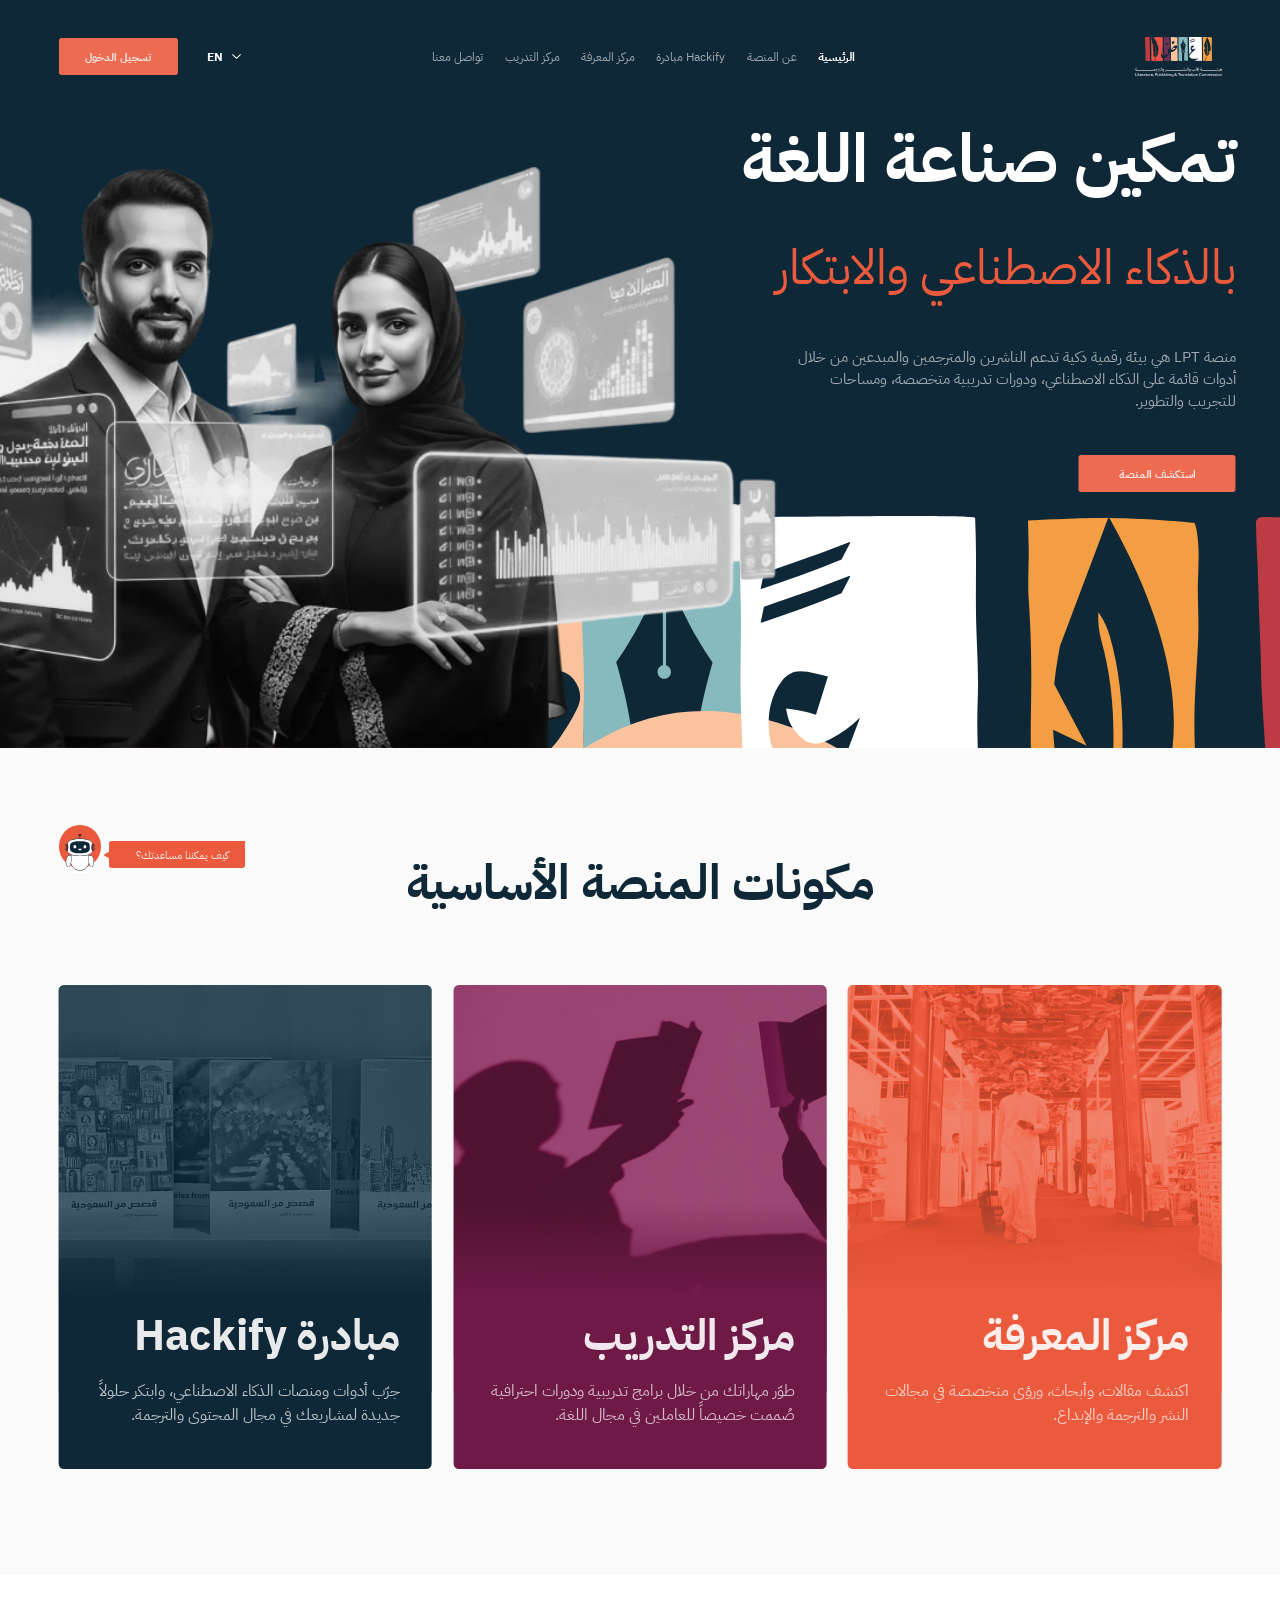
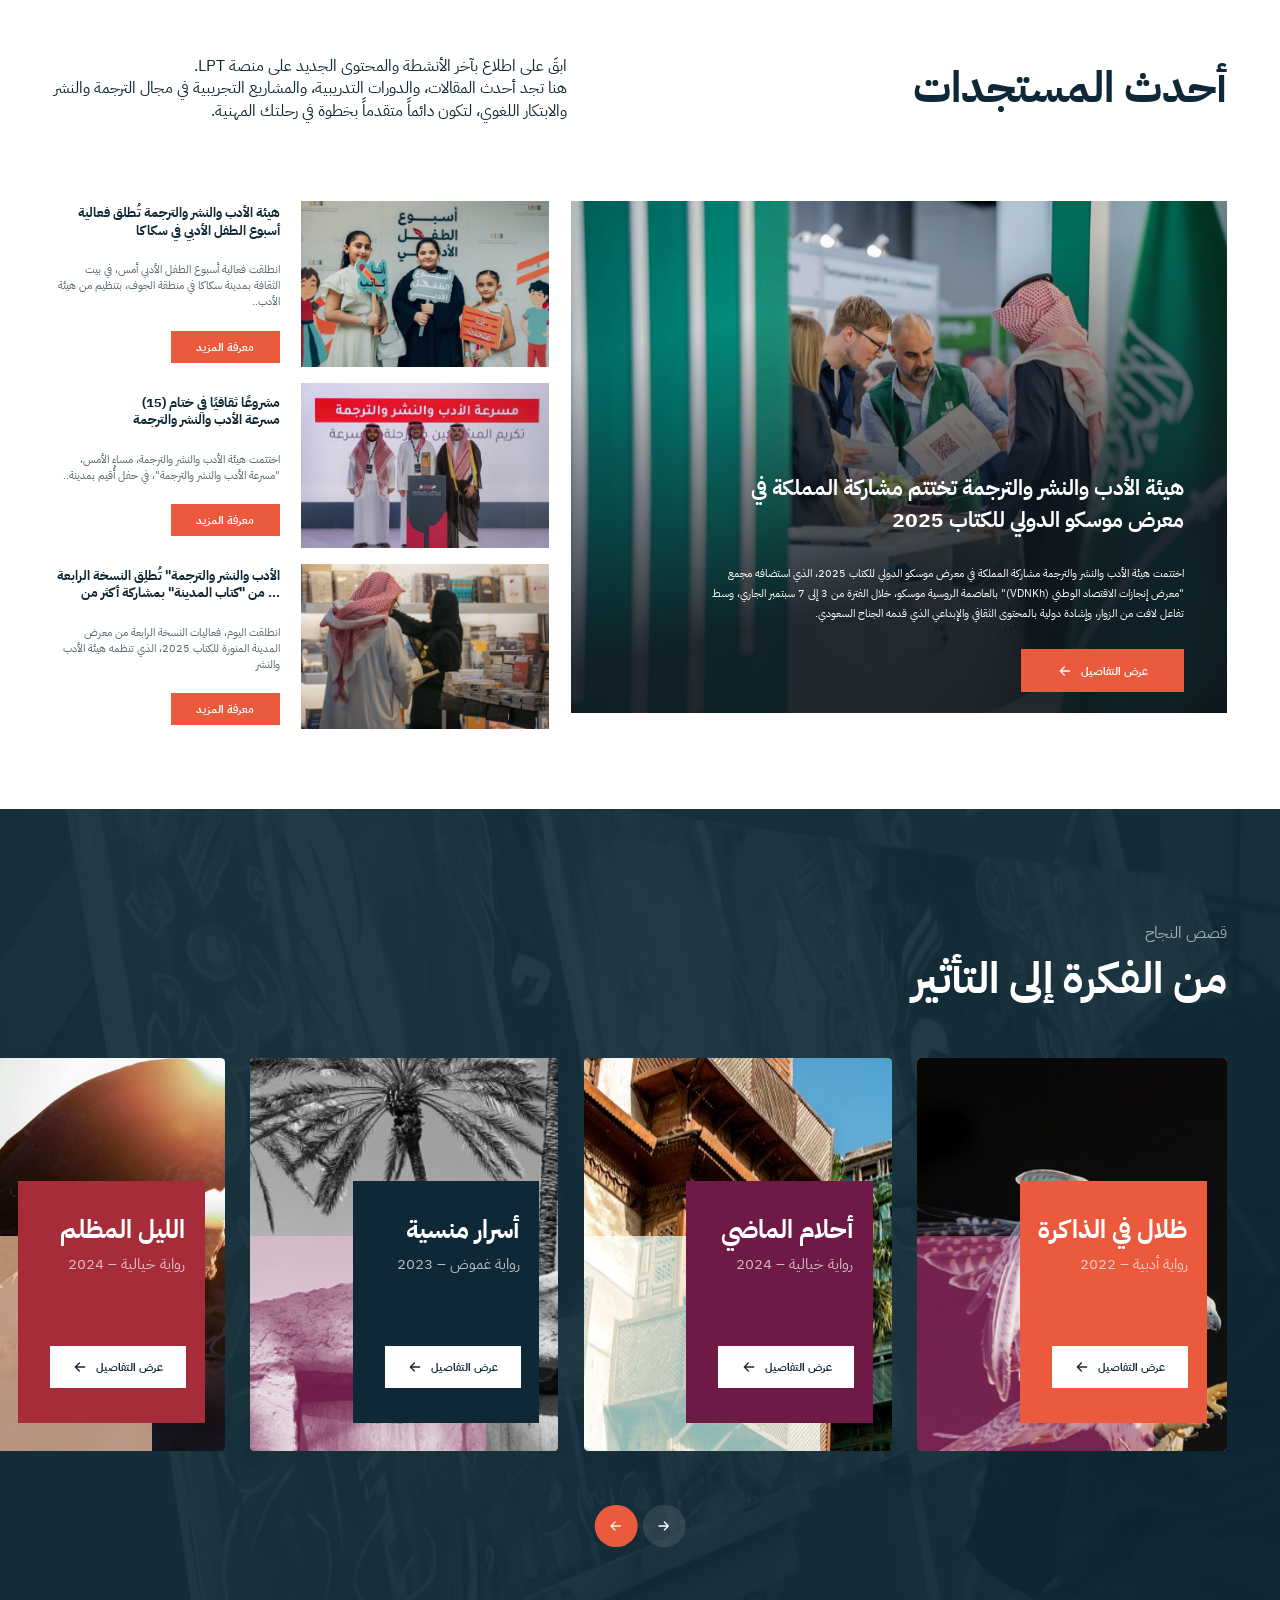
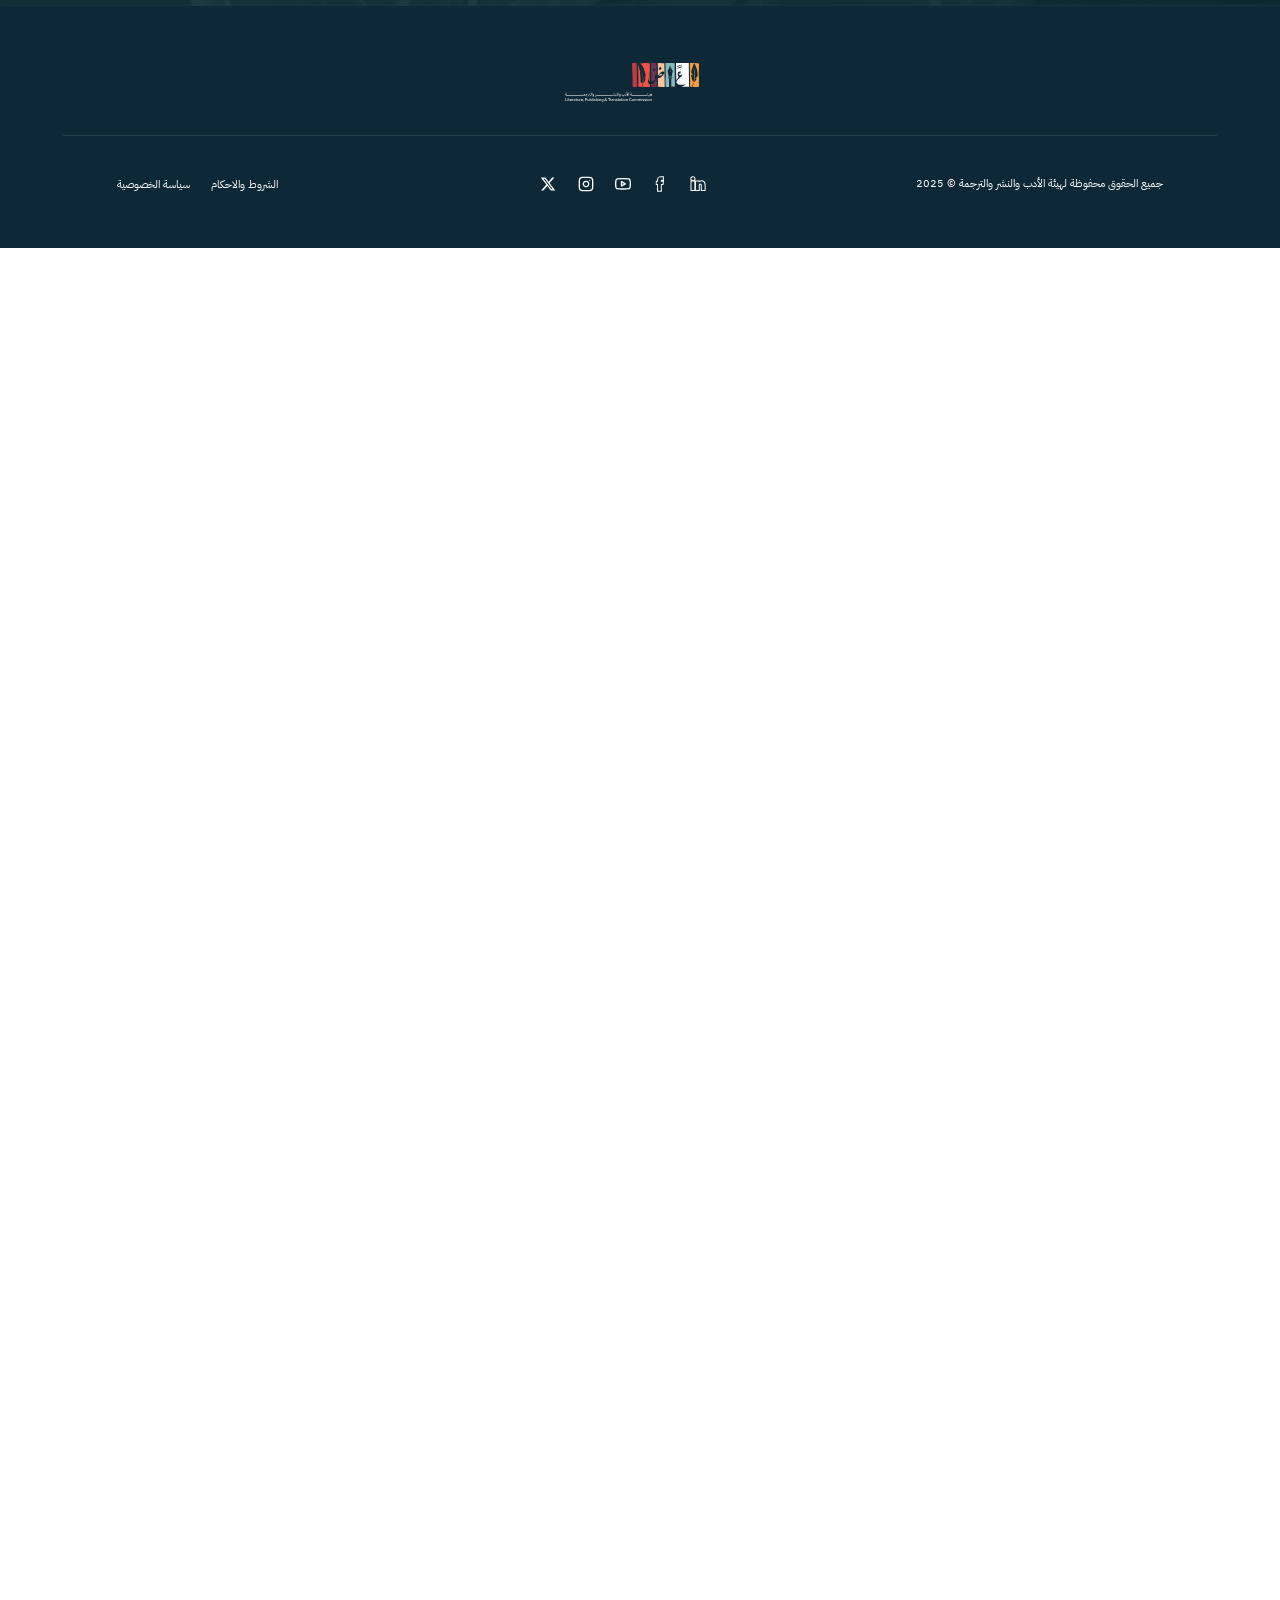
<file: index.html>
<!DOCTYPE html>
<html lang="ar" dir="ltr">
<head>
<meta charset="UTF-8">
<title>منصة LPT — نموذج أولي تفاعلي</title>
<meta name="viewport" content="width=device-width, initial-scale=1">
<link rel="icon" href="assets/94823.svg">
<meta http-equiv="refresh" content="0; url=home.html">
<style>
  body { margin:0; font-family: "IBM Plex Sans Arabic", system-ui, sans-serif; background:#0F2837; color:#E9EEEC;
         display:flex; align-items:center; justify-content:center; height:100vh; }
  a { color:#ED6B50; }
</style>
</head>
<body>
  <p>جارٍ فتح النموذج الأولي… <a href="home.html">اضغط هنا</a></p>
</body>
</html>
</file>
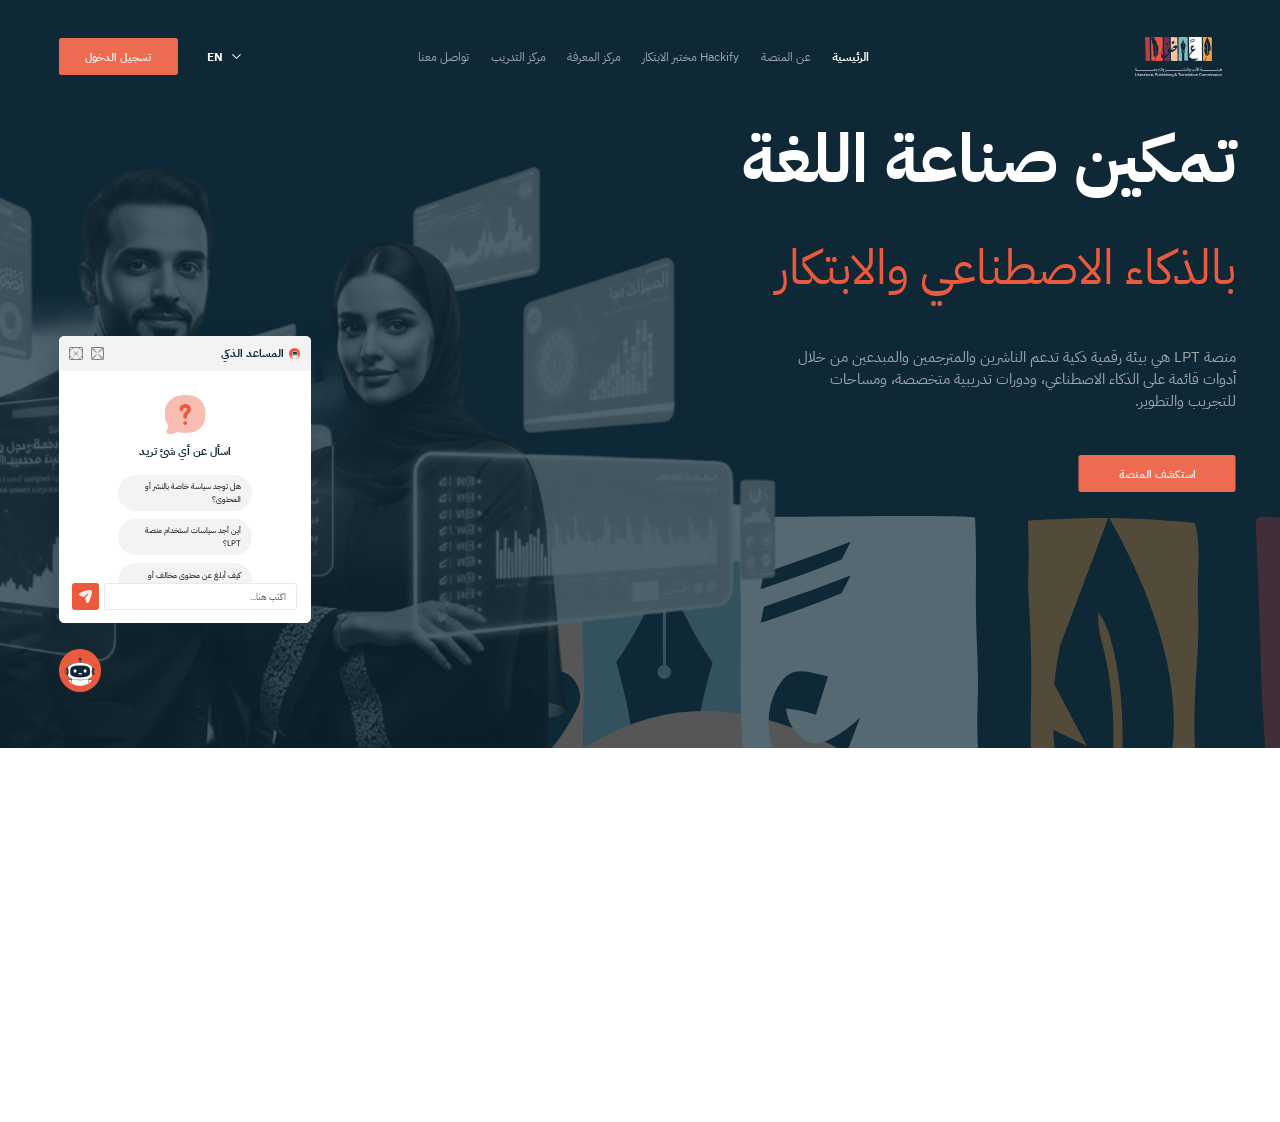
<file: chatbot.html>
<!DOCTYPE html>
<html lang="ar" dir="ltr">
<head>
<meta charset="UTF-8">
<link rel="icon" href="assets/94823.svg">
<title>المساعد الذكي — طاقم LPT</title>
<link rel="preconnect" href="https://fonts.googleapis.com">
<link rel="preconnect" href="https://fonts.gstatic.com" crossorigin>
<link href="https://fonts.googleapis.com/css2?family=IBM+Plex+Sans+Arabic:wght@400;700&display=swap" rel="stylesheet">
<link rel="stylesheet" href="tokens.css">
<link rel="stylesheet" href="shared.css">
<link rel="stylesheet" href="home.css">
<link rel="stylesheet" href="chatbot.css">
</head>
<body>

<div class="cb-page">

  <main id="main">
  <!-- ===== Home hero as the dimmed background (18:2133) ===== -->
  <section class="hero">
    <div class="strip strip--a" id="stripA" aria-hidden="true"></div>
    <div class="strip strip--b" id="stripB" aria-hidden="true"></div>
    <div class="hero__art"><img src="assets/bb323.png" alt=""></div>

    <header class="nav">
      <div class="nav__left">
        <button class="btn-primary" id="loginBtn">تسجيل الدخول</button>
        <div class="nav__lang">EN <span class="caret"><img src="assets/731ff.svg" alt=""></span></div>
      </div>
      <nav class="nav__links">
        <a href="#" data-toast="قريباً: صفحة تواصل معنا">تواصل معنا</a>
        <a href="training.html">مركز التدريب</a>
        <a href="knowledge.html">مركز المعرفة</a>
        <a href="hackify-portal.html">مختبر الابتكار Hackify</a>
        <a href="#" data-toast="قريباً: عن المنصة">عن المنصة</a>
        <a href="home.html" class="is-active">الرئيسية</a>
      </nav>
      <div class="nav__logo">
        <img src="assets/94823.svg" alt="LPT" style="position:absolute;left:153px;top:0;width:101px;height:36px">
        <img src="assets/06218.svg" alt="هيئة الأدب والنشر والترجمة" style="position:absolute;left:138px;top:44px;width:131px;height:15.425px">
      </div>
    </header>

    <div class="hero__copy">
      <div class="hero__headline">
        <h2 class="hero__h1">تمكين صناعة اللغة</h2>
        <p class="hero__h2">بالذكاء الاصطناعي والابتكار</p>
      </div>
      <p class="hero__p">منصة LPT هي بيئة رقمية ذكية تدعم الناشرين والمترجمين والمبدعين من خلال أدوات قائمة على الذكاء الاصطناعي، ودورات تدريبية متخصصة، ومساحات للتجريب والتطوير.</p>
      <button class="btn-primary btn-primary--fill" data-goto="home.html">استكشف المنصة</button>
    </div>
  </section>

  </main>

  <!-- 18:2407 dim overlay -->
  <div class="cb-overlay"></div>

  <!-- ===== 18:2441 Chat panel ===== -->
  <section class="cb-panel" id="cbPanel" data-chat-panel role="dialog" aria-modal="false" aria-labelledby="cbTitle">
    <div class="cb-panel__deco"><img src="assets/fc762.svg" alt=""></div>

    <!-- 18:2456 header -->
    <div class="cb-head">
      <div class="cb-head__tools">
        <button type="button" class="cb-head__tool" id="cbClose" aria-label="إغلاق"><img src="assets/14ab1.svg" alt=""></button>
        <button type="button" class="cb-head__tool" data-chat-expand aria-label="توسيع" aria-expanded="false"><img src="assets/cae68.svg" alt=""></button>
      </div>
      <div class="cb-head__title">
        <h1 class="cb-head__t" id="cbTitle">المساعد الذكي</h1>
        <span class="cb-head__av"><img src="assets/b49fa.svg" alt=""></span>
      </div>
    </div>

    <!-- 18:2495 empty state -->
    <div class="cb-intro" id="cbIntro">
      <span class="cb-intro__ico"><img src="assets/ca891.svg" alt=""></span>
      <p class="cb-intro__t">اسأل عن أي شئ تريد</p>
    </div>

    <!-- 18:2498 quick questions -->
    <div class="cb-questions" id="cbQuestions">
      <button class="cb-question" data-q="هل توجد سياسة خاصة بالنشر أو المحتوى؟">هل توجد سياسة خاصة بالنشر أو المحتوى؟</button>
      <button class="cb-question" data-q="أين أجد سياسات استخدام منصة LPT؟">أين أجد سياسات استخدام منصة LPT؟</button>
      <button class="cb-question" data-q="كيف أبلغ عن محتوى مخالف أو ترجمة غير دقيقة؟">كيف أبلغ عن محتوى مخالف أو ترجمة غير دقيقة؟</button>
    </div>

    <!-- 18:2876 conversation (filled by chatbot.js) -->
    <div class="cb-thread" id="cbThread" role="log" aria-live="polite" aria-relevant="additions" aria-atomic="false"></div>

    <!-- 18:2505 input row -->
    <div class="cb-input-row">
      <button class="cb-send" id="cbSend" aria-label="إرسال"><img src="assets/3f82b.svg" alt=""></button>
      <label class="sr-only" for="cbInput">اكتب رسالتك للمساعد الذكي</label>
      <input class="cb-input" id="cbInput" type="text" placeholder="اكتب هنا...">
    </div>
  </section>

  <!-- 18:2409 FAB -->
  <button class="cb-fab" id="cbFab" data-chat-fab aria-label="المساعد الذكي"><img src="assets/cacf3.svg" alt=""></button>
</div>

<!-- login overlay (shared) -->
<div class="overlay" id="loginOverlay" role="dialog" aria-modal="true" aria-labelledby="loginTitle">
  <div class="credentials">
    <div class="credentials__head">
      <button type="button" class="close" data-close="loginOverlay" aria-label="إغلاق">✕</button>
      <div class="credentials__logo"><img src="assets/94823.svg" alt="LPT"></div>
      <div class="credentials__title" id="loginTitle">تسجيل الدخول</div>
      <p class="credentials__sub">ادخل إلى حسابك للوصول إلى محتوى المنصة ودورات التدريب ومختبر الابتكار.</p>
    </div>
    <div class="credentials__body">
      <div class="credentials__tabs">
        <button type="button" class="is-active" data-role="user">مستخدم نهائي</button>
        <button type="button" data-role="admin">إدارة المنصة</button>
      </div>
      <div class="credentials__field">
        <label for="loginEmail">البريد الإلكتروني</label>
        <span class="cf-ico" aria-hidden="true"><svg width="20" height="20" viewBox="0 0 20 20" fill="none" stroke="currentColor" stroke-width="1.5" stroke-linecap="round" stroke-linejoin="round"><rect x="2.5" y="4.5" width="15" height="11" rx="2"/><path d="m3 6.5 7 4.5 7-4.5"/></svg></span>
        <input type="email" id="loginEmail" placeholder="name@lpt.sa" autocomplete="email">
      </div>
      <div class="credentials__field">
        <label for="loginPass">كلمة المرور</label>
        <span class="cf-ico" aria-hidden="true"><svg width="20" height="20" viewBox="0 0 20 20" fill="none" stroke="currentColor" stroke-width="1.5" stroke-linecap="round" stroke-linejoin="round"><rect x="4" y="8.5" width="12" height="8.5" rx="2"/><path d="M7 8.5V6a3 3 0 0 1 6 0v2.5"/></svg></span>
        <input type="password" id="loginPass" placeholder="••••••••" autocomplete="current-password">
        <button type="button" class="cf-eye" id="loginEye" aria-label="إظهار كلمة المرور" aria-pressed="false"><svg width="20" height="20" viewBox="0 0 20 20" fill="none" stroke="currentColor" stroke-width="1.5" stroke-linecap="round" stroke-linejoin="round"><path d="M2 10s3.4-5.5 8-5.5S18 10 18 10s-3.4 5.5-8 5.5S2 10 2 10Z"/><circle cx="10" cy="10" r="2.4"/></svg></button>
      </div>
      <div class="credentials__row">
        <label class="credentials__check"><input type="checkbox" id="loginRemember"> تذكرني</label>
        <button type="button" class="credentials__link" data-toast="سيتم إرسال رابط استعادة كلمة المرور إلى بريدك">نسيت كلمة المرور؟</button>
      </div>
      <p class="credentials__error" id="loginError" role="alert"></p>
      <button class="credentials__submit" id="loginSubmit">دخول</button>
      <p class="credentials__hint">نموذج تفاعلي — أي بيانات مقبولة لتجربة المسار.</p>
    </div>
  </div>
</div>
<div class="toast" id="toast" role="status" aria-live="polite" aria-atomic="true"></div>

<script src="flow.js"></script>
<script>
/* Decorative arabic-letter strips (same as the home hero) */
const V = [
  ["3b7a0.svg","0.15% 92.44% 0.02% 0"],
  ["6e940.svg","0.72% 84.35% 0.35% 9%"],
  ["0a7a6.svg","0.03% 35.86% 0 50.06%"],
  ["de9aa.svg","64.23% 62.86% 0.02% 28.52%"],
  ["9dbb1.svg","0.17% 51.2% 0.02% 38.47%"],
  ["b5164.svg","15.74% 57.88% 69.85% 39.7%"],
  ["f2f99.svg","44.31% 54.7% 46.42% 39.34%"],
  ["e9f03.svg","57.32% 73.27% 23.42% 24.97%"],
  ["355db.svg","0.15% 73.3% 0 12.26%"],
  ["96ed0.svg","0 14.8% 0.55% 65.73%"],
  ["63eb1.svg","93.66% 30.89% 0.65% 65.93%"],
  ["55a31.svg","0.15% 63.09% 23.02% 28.32%"],
  ["d4a55.svg","0.48% 0 0 86.27%"]
];
for (const id of ["stripA","stripB"]) {
  const el = document.getElementById(id);
  el.innerHTML = V.map(([f, inset]) =>
    `<img src="assets/${f}" alt="" style="position:absolute;inset:${inset};width:100%;height:100%;object-fit:contain">`).join("");
}
</script>
<script src="chat.js"></script>
</body>
</html>
</file>
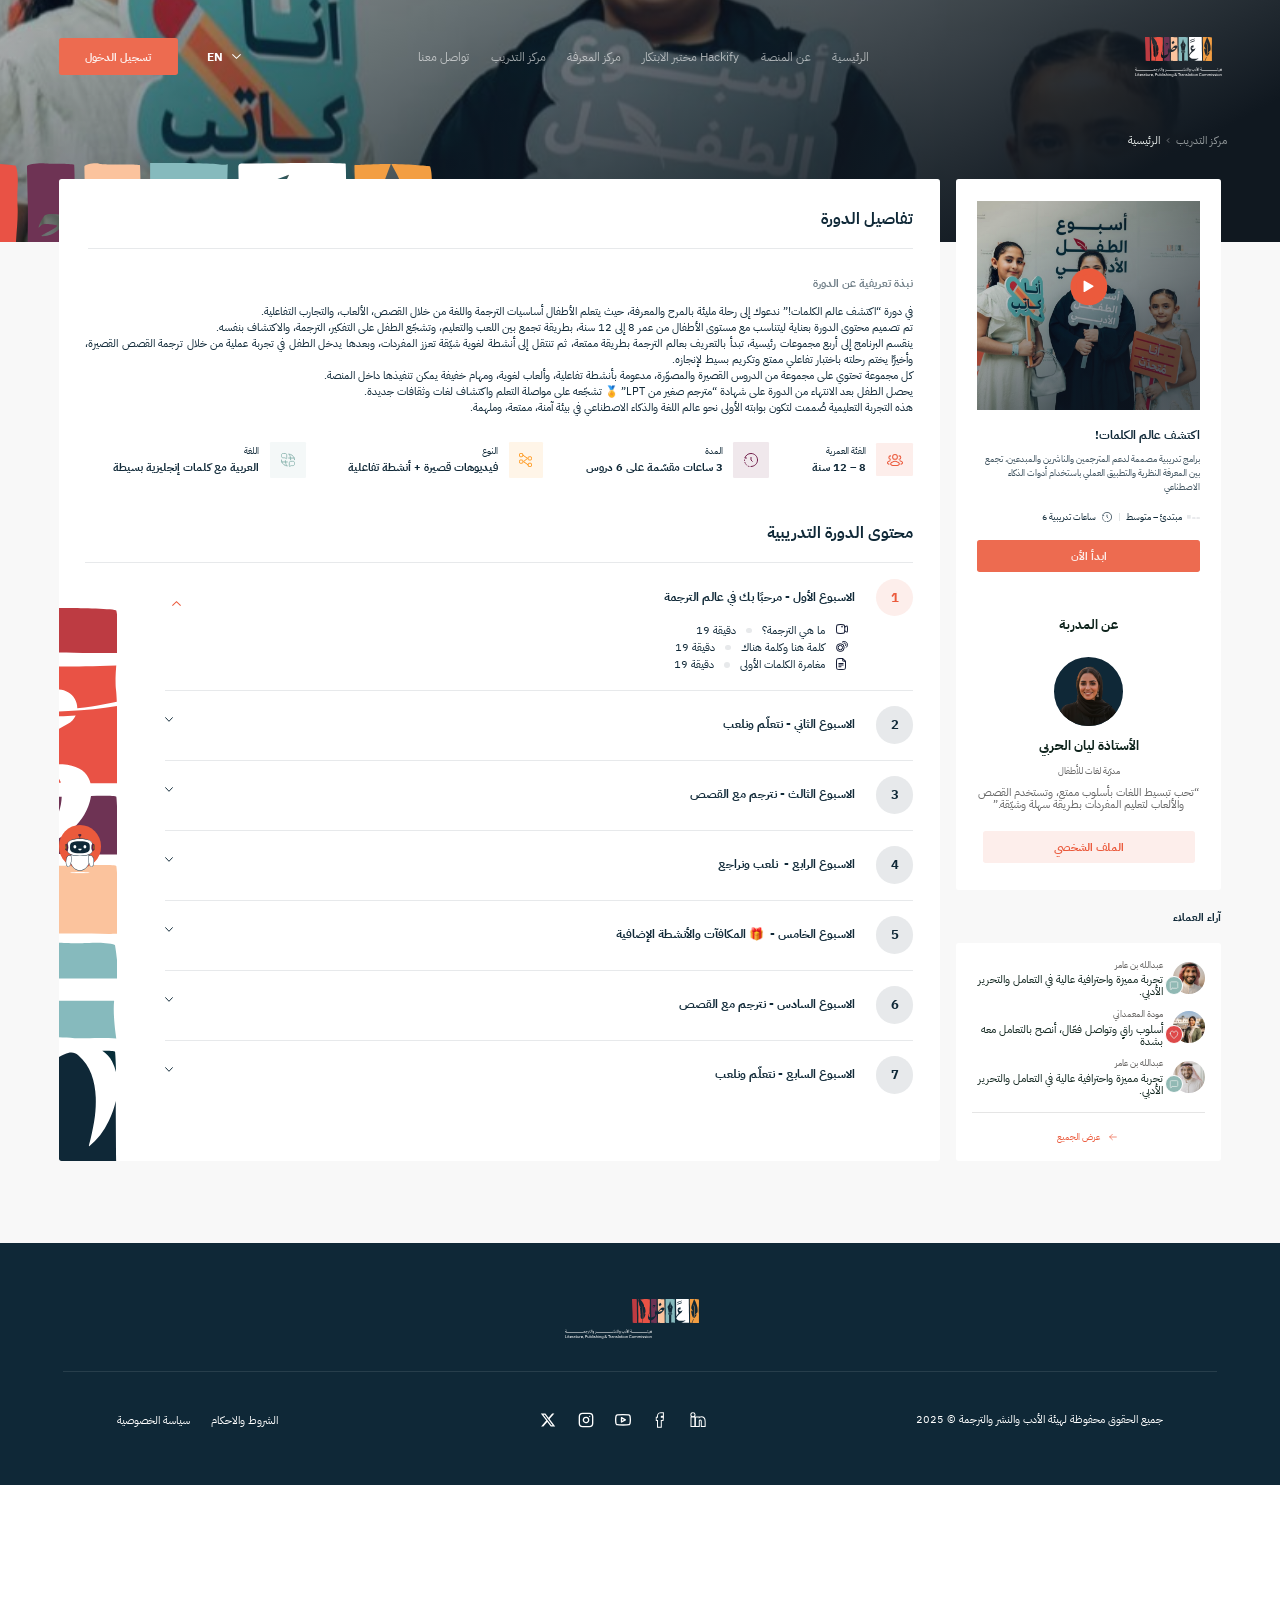
<file: course.html>
<!DOCTYPE html>
<html lang="ar" dir="ltr">
<head>
<meta charset="UTF-8">
<link rel="icon" href="assets/94823.svg">
<title>تفاصيل الدورة — طاقم LPT</title>
<link rel="preconnect" href="https://fonts.googleapis.com">
<link rel="preconnect" href="https://fonts.gstatic.com" crossorigin>
<link href="https://fonts.googleapis.com/css2?family=IBM+Plex+Sans+Arabic:wght@400;700&display=swap" rel="stylesheet">
<link rel="stylesheet" href="tokens.css">
<link rel="stylesheet" href="shared.css">
<link rel="stylesheet" href="screens.css">
<link rel="stylesheet" href="course.css">
<link rel="stylesheet" href="chatbot.css">
</head>
<body>

<div class="i-page" style="height:2227px">

  <!-- ===== 18:5320 Banner ===== -->
  <div class="i-banner">
    <div class="i-banner__bg"><img src="assets/14e7e.png" alt=""></div>

    <!-- 18:5341 hero artwork -->
    <div style="position:absolute;left:-67px;top:-763px;width:2049px;height:1926px;overflow:hidden">
      <img src="assets/d8f80.jpg" alt="" style="position:absolute;inset:0;width:100%;height:100%;object-fit:cover">
      <img src="assets/4d83b.jpg" alt="" style="position:absolute;inset:0;width:100%;height:100%;object-fit:cover">
      <img src="assets/58c63.jpg" alt="" style="position:absolute;inset:0;width:100%;height:100%;object-fit:cover">
      <div style="position:absolute;inset:0;background:linear-gradient(152.037deg, rgba(16,24,32,0) 12.198%, rgb(16,24,32) 65.249%)"></div>
    </div>

    <div class="i-banner__strip"><img src="assets/7d298.svg" alt="" style="width:100%;height:100%"></div>

    <!-- 18:5322 breadcrumb -->
    <div class="i-banner__breadcrumb">
      <span class="cur">مركز التدريب</span>
      <span class="chev"><img src="assets/524b4.svg" alt=""></span>
      <a href="home.html" class="back">الرئيسية</a>
    </div>

    <!-- 18:5356 navbar -->
    <header class="nav">
      <div class="nav__left">
        <button class="btn-primary" id="loginBtn">تسجيل الدخول</button>
        <div class="nav__lang">EN <span class="caret"><img src="assets/731ff.svg" alt=""></span></div>
      </div>
      <nav class="nav__links">
        <a href="#" data-toast="قريباً: صفحة تواصل معنا">تواصل معنا</a>
        <a href="training.html">مركز التدريب</a>
        <a href="knowledge.html">مركز المعرفة</a>
        <a href="hackify-portal.html">مختبر الابتكار Hackify</a>
        <a href="#" data-toast="قريباً: عن المنصة">عن المنصة</a>
        <a href="home.html">الرئيسية</a>
      </nav>
      <div class="nav__logo">
        <img src="assets/94823.svg" alt="LPT" style="position:absolute;left:153px;top:0;width:101px;height:36px">
        <img src="assets/1a357.svg" alt="هيئة الأدب والنشر والترجمة" style="position:absolute;left:138px;top:44px;width:131px;height:15.425px">
      </div>
    </header>
  </div>

  <!-- ===== 18:5833 Main panel ===== -->
  <main class="cv-panel">
    <!-- decorative strips (18:5937) -->
    <div class="cv-strips"><img src="assets/5fd47.svg" alt=""></div>

    <div class="cv-panel__inner">
      <div class="cv-panel__top">

        <!-- 18:5836 تفاصيل الدورة -->
        <div class="cv-sec">
          <h1 class="cv-sec__t">تفاصيل الدورة</h1>
          <div class="cv-rule"></div>
        </div>

        <!-- 18:5839 نبذة تعريفية -->
        <div class="cv-intro">
          <h2 class="cv-intro__h">نبذة تعريفية عن الدورة</h2>
          <div class="cv-intro__p">
            <p>في دورة “اكتشف عالم الكلمات!” ندعوك إلى رحلة مليئة بالمرح والمعرفة، حيث يتعلم الأطفال أساسيات الترجمة واللغة من خلال القصص، الألعاب، والتجارب التفاعلية.</p>
            <p>تم تصميم محتوى الدورة بعناية ليتناسب مع مستوى الأطفال من عمر 8 إلى 12 سنة، بطريقة تجمع بين اللعب والتعليم، وتشجّع الطفل على التفكير، الترجمة، والاكتشاف بنفسه.</p>
            <p>ينقسم البرنامج إلى أربع مجموعات رئيسية، تبدأ بالتعريف بعالم الترجمة بطريقة ممتعة، ثم تنتقل إلى أنشطة لغوية شيّقة تعزز المفردات، وبعدها يدخل الطفل في تجربة عملية من خلال ترجمة القصص القصيرة، وأخيرًا يختم رحلته باختبار تفاعلي ممتع وتكريم بسيط لإنجازه.</p>
            <p>كل مجموعة تحتوي على مجموعة من الدروس القصيرة والمصوّرة، مدعومة بأنشطة تفاعلية، وألعاب لغوية، ومهام خفيفة يمكن تنفيذها داخل المنصة.</p>
            <p>يحصل الطفل بعد الانتهاء من الدورة على شهادة “مترجم صغير من LPT” 🏅 تشجّعه على مواصلة التعلم واكتشاف لغات وثقافات جديدة.</p>
            <p>هذه التجربة التعليمية صُممت لتكون بوابته الأولى نحو عالم اللغة والذكاء الاصطناعي في بيئة آمنة، ممتعة، وملهمة.</p>
          </div>
        </div>

        <!-- 18:5842 meta row -->
        <div class="cv-meta">
          <div class="cv-meta__item">
            <div class="cv-meta__txt">
              <p class="cv-meta__k">اللغة</p>
              <p class="cv-meta__v">العربية مع كلمات إنجليزية بسيطة</p>
            </div>
            <div class="cv-meta__ico cv-meta__ico--lang"><img src="assets/0f569.svg" alt=""></div>
          </div>
          <div class="cv-meta__item">
            <div class="cv-meta__txt">
              <p class="cv-meta__k">النوع</p>
              <p class="cv-meta__v">فيديوهات قصيرة + أنشطة تفاعلية</p>
            </div>
            <div class="cv-meta__ico cv-meta__ico--type"><img src="assets/cb402.svg" alt=""></div>
          </div>
          <div class="cv-meta__item">
            <div class="cv-meta__txt">
              <p class="cv-meta__k">المدة</p>
              <p class="cv-meta__v">3 ساعات مقسّمة على 6 دروس</p>
            </div>
            <div class="cv-meta__ico cv-meta__ico--time"><img src="assets/329e3.svg" alt=""></div>
          </div>
          <div class="cv-meta__item">
            <div class="cv-meta__txt">
              <p class="cv-meta__k">الفئة العمرية</p>
              <p class="cv-meta__v">8 – 12 سنة</p>
            </div>
            <div class="cv-meta__ico cv-meta__ico--age"><img src="assets/40ac0.svg" alt=""></div>
          </div>
        </div>

      </div>

      <!-- 18:5867 محتوى الدورة التدريبية -->
      <div class="cv-sec cv-sec--wide">
        <h2 class="cv-sec__t">محتوى الدورة التدريبية</h2>
        <div class="cv-rule"></div>

        <div class="cv-curric" id="cvCurric"></div>
      </div>
    </div>
  </main>

  <!-- ===== Right column ===== -->
  <div class="cv-side">
    <!-- 18:5951 course card -->
    <section class="cv-course">
      <div class="cv-course__art">
        <img src="assets/d8f80.jpg" alt=""><img src="assets/4d83b.jpg" alt=""><img src="assets/58c63.jpg" alt="">
        <div class="cv-course__grad"></div>
        <button class="cv-play" id="cvPlay" aria-label="شاهد الفيديو"><svg width="16" height="18" viewBox="0 0 16 18" fill="#FFFFFF" aria-hidden="true"><path d="M15 8.24a1.2 1.2 0 0 1 0 1.52L1.9 17.36A1.2 1.2 0 0 1 0 16.32V1.68A1.2 1.2 0 0 1 1.9.64L15 8.24Z"/></svg></button>
      </div>
      <div class="cv-course__txt">
        <p class="cv-course__t">اكتشف عالم الكلمات!</p>
        <p class="cv-course__e">برامج تدريبية مصممة لدعم المترجمين والناشرين والمبدعين، تجمع بين المعرفة النظرية والتطبيق العملي باستخدام أدوات الذكاء الاصطناعي</p>
      </div>
      <div class="cv-course__meta">
        <div class="cv-course__seg">
          <span class="cv-course__mtxt">6 ساعات تدريبية</span>
          <span class="cv-course__clock"><img src="assets/f007c.svg" alt=""></span>
        </div>
        <span class="cv-course__bar">|</span>
        <div class="cv-course__seg"><span class="cv-course__mtxt">مبتدئ – متوسط</span></div>
        <span class="tc-level"><img src="assets/1c5d1.svg" alt=""></span>
      </div>
      <button class="cv-course__cta" data-toast="تم تسجيلك في الدورة — ستبدأ الآن">ابدأ الأن</button>
    </section>

    <!-- 18:6005 trainer card -->
    <section class="cv-trainer">
      <p class="cv-trainer__h">عن المدربة</p>
      <div class="cv-trainer__body">
        <div class="cv-trainer__col">
          <div class="cv-trainer__av"><img src="assets/27f83.png" alt="الأستاذة ليان الحربي"></div>
          <div class="cv-trainer__id">
            <p class="cv-trainer__name">الأستاذة ليان الحربي</p>
            <p class="cv-trainer__role">مدرّبة لغات للأطفال</p>
          </div>
          <div class="cv-trainer__quote">
            <p>“تحب تبسيط اللغات بأسلوب ممتع، وتستخدم القصص</p>
            <p>والألعاب لتعليم المفردات بطريقة سهلة وشيّقة.”</p>
          </div>
        </div>
      </div>
      <button class="cv-trainer__btn" data-toast="الملف الشخصي متاح على المنصة الحقيقية">الملف الشخصي</button>
    </section>

    <!-- 18:5971 reviews -->
    <section class="cv-reviews">
      <p class="cv-reviews__h">آراء العملاء</p>
      <div class="cv-reviews__card">
        <div class="cv-reviews__list">
          <div class="cv-review">
            <div class="cv-review__txt">
              <p class="cv-review__n">عبدالله بن عامر</p>
              <p class="cv-review__t">تجربة مميزة واحترافية عالية في التعامل والتحرير الأدبي.</p>
            </div>
            <div class="cv-review__av"><img src="assets/12fa3.jpg" alt=""></div>
            <div class="cv-review__badge cv-review__badge--chat"><img src="assets/483d4.svg" alt=""></div>
          </div>
          <div class="cv-review">
            <div class="cv-review__txt">
              <p class="cv-review__n">مودة المعمداني</p>
              <p class="cv-review__t">أسلوب راقٍ وتواصل فعّال، أنصح بالتعامل معه بشدة</p>
            </div>
            <div class="cv-review__av"><img src="assets/d3636.jpg" alt=""></div>
            <div class="cv-review__badge cv-review__badge--heart"><img src="assets/847d7.svg" alt=""></div>
          </div>
          <div class="cv-review">
            <div class="cv-review__txt">
              <p class="cv-review__n">عبدالله بن عامر</p>
              <p class="cv-review__t">تجربة مميزة واحترافية عالية في التعامل والتحرير الأدبي.</p>
            </div>
            <div class="cv-review__av"><img src="assets/64f35.jpg" alt=""></div>
            <div class="cv-review__badge cv-review__badge--chat"><img src="assets/483d4.svg" alt=""></div>
          </div>
        </div>
        <div class="cv-reviews__rule"></div>
        <button type="button" class="cv-reviews__more" data-toast="قريباً: كامل قائمة الآراء"><span>عرض الجميع</span><i><img src="assets/7517a.svg" alt=""></i></button>
      </div>
    </section>
  </div>

  <!-- ===== 18:5593 Footer ===== -->
  <footer class="footer">
    <div class="footer__logo">
      <img src="assets/94823.svg" alt="LPT" style="position:absolute;left:101px;top:0;width:101px;height:36px">
      <img src="assets/06218.svg" alt="هيئة الأدب والنشر والترجمة" style="position:absolute;left:0;top:44px;width:131px;height:15.425px">
    </div>
    <div class="footer__bottom">
      <div class="footer__links">
        <span>سياسة الخصوصية</span>
        <span>الشروط والاحكام</span>
      </div>
      <div class="footer__social">
        <img src="assets/1ade5.svg" alt="X"><img src="assets/b4548.svg" alt="Instagram"><img src="assets/f7675.svg" alt="YouTube"><img src="assets/4707e.svg" alt="Facebook"><img src="assets/b2047.svg" alt="LinkedIn">
      </div>
      <p class="footer__copy">جميع الحقوق محفوظة لهيئة الأدب والنشر والترجمة © 2025</p>
    </div>
  </footer>
</div>

<!-- 18:6019 robot FAB -->
<div class="chatbot-launch">
  <a class="chatbot-fab" href="chatbot.html" data-chat-fab title="المساعد الذكي"><img src="assets/63ad9.svg" alt=""></a>
</div>

<!-- login overlay (shared) -->
<div class="overlay" id="loginOverlay" role="dialog" aria-modal="true" aria-labelledby="loginTitle">
  <div class="credentials">
    <div class="credentials__head">
      <button type="button" class="close" data-close="loginOverlay" aria-label="إغلاق">✕</button>
      <div class="credentials__logo"><img src="assets/94823.svg" alt="LPT"></div>
      <div class="credentials__title" id="loginTitle">تسجيل الدخول</div>
      <p class="credentials__sub">ادخل إلى حسابك للوصول إلى محتوى المنصة ودورات التدريب ومختبر الابتكار.</p>
    </div>
    <div class="credentials__body">
      <div class="credentials__tabs">
        <button type="button" class="is-active" data-role="user">مستخدم نهائي</button>
        <button type="button" data-role="admin">إدارة المنصة</button>
      </div>
      <div class="credentials__field">
        <label for="loginEmail">البريد الإلكتروني</label>
        <span class="cf-ico" aria-hidden="true"><svg width="20" height="20" viewBox="0 0 20 20" fill="none" stroke="currentColor" stroke-width="1.5" stroke-linecap="round" stroke-linejoin="round"><rect x="2.5" y="4.5" width="15" height="11" rx="2"/><path d="m3 6.5 7 4.5 7-4.5"/></svg></span>
        <input type="email" id="loginEmail" placeholder="name@lpt.sa" autocomplete="email">
      </div>
      <div class="credentials__field">
        <label for="loginPass">كلمة المرور</label>
        <span class="cf-ico" aria-hidden="true"><svg width="20" height="20" viewBox="0 0 20 20" fill="none" stroke="currentColor" stroke-width="1.5" stroke-linecap="round" stroke-linejoin="round"><rect x="4" y="8.5" width="12" height="8.5" rx="2"/><path d="M7 8.5V6a3 3 0 0 1 6 0v2.5"/></svg></span>
        <input type="password" id="loginPass" placeholder="••••••••" autocomplete="current-password">
        <button type="button" class="cf-eye" id="loginEye" aria-label="إظهار كلمة المرور" aria-pressed="false"><svg width="20" height="20" viewBox="0 0 20 20" fill="none" stroke="currentColor" stroke-width="1.5" stroke-linecap="round" stroke-linejoin="round"><path d="M2 10s3.4-5.5 8-5.5S18 10 18 10s-3.4 5.5-8 5.5S2 10 2 10Z"/><circle cx="10" cy="10" r="2.4"/></svg></button>
      </div>
      <div class="credentials__row">
        <label class="credentials__check"><input type="checkbox" id="loginRemember"> تذكرني</label>
        <button type="button" class="credentials__link" data-toast="سيتم إرسال رابط استعادة كلمة المرور إلى بريدك">نسيت كلمة المرور؟</button>
      </div>
      <p class="credentials__error" id="loginError" role="alert"></p>
      <button class="credentials__submit" id="loginSubmit">دخول</button>
      <p class="credentials__hint">نموذج تفاعلي — أي بيانات مقبولة لتجربة المسار.</p>
    </div>
  </div>
</div>
<div class="toast" id="toast" role="status" aria-live="polite" aria-atomic="true"></div>

<script src="flow.js"></script>
<script src="chat.js"></script>
<script src="course.js"></script>
</body>
</html>
</file>
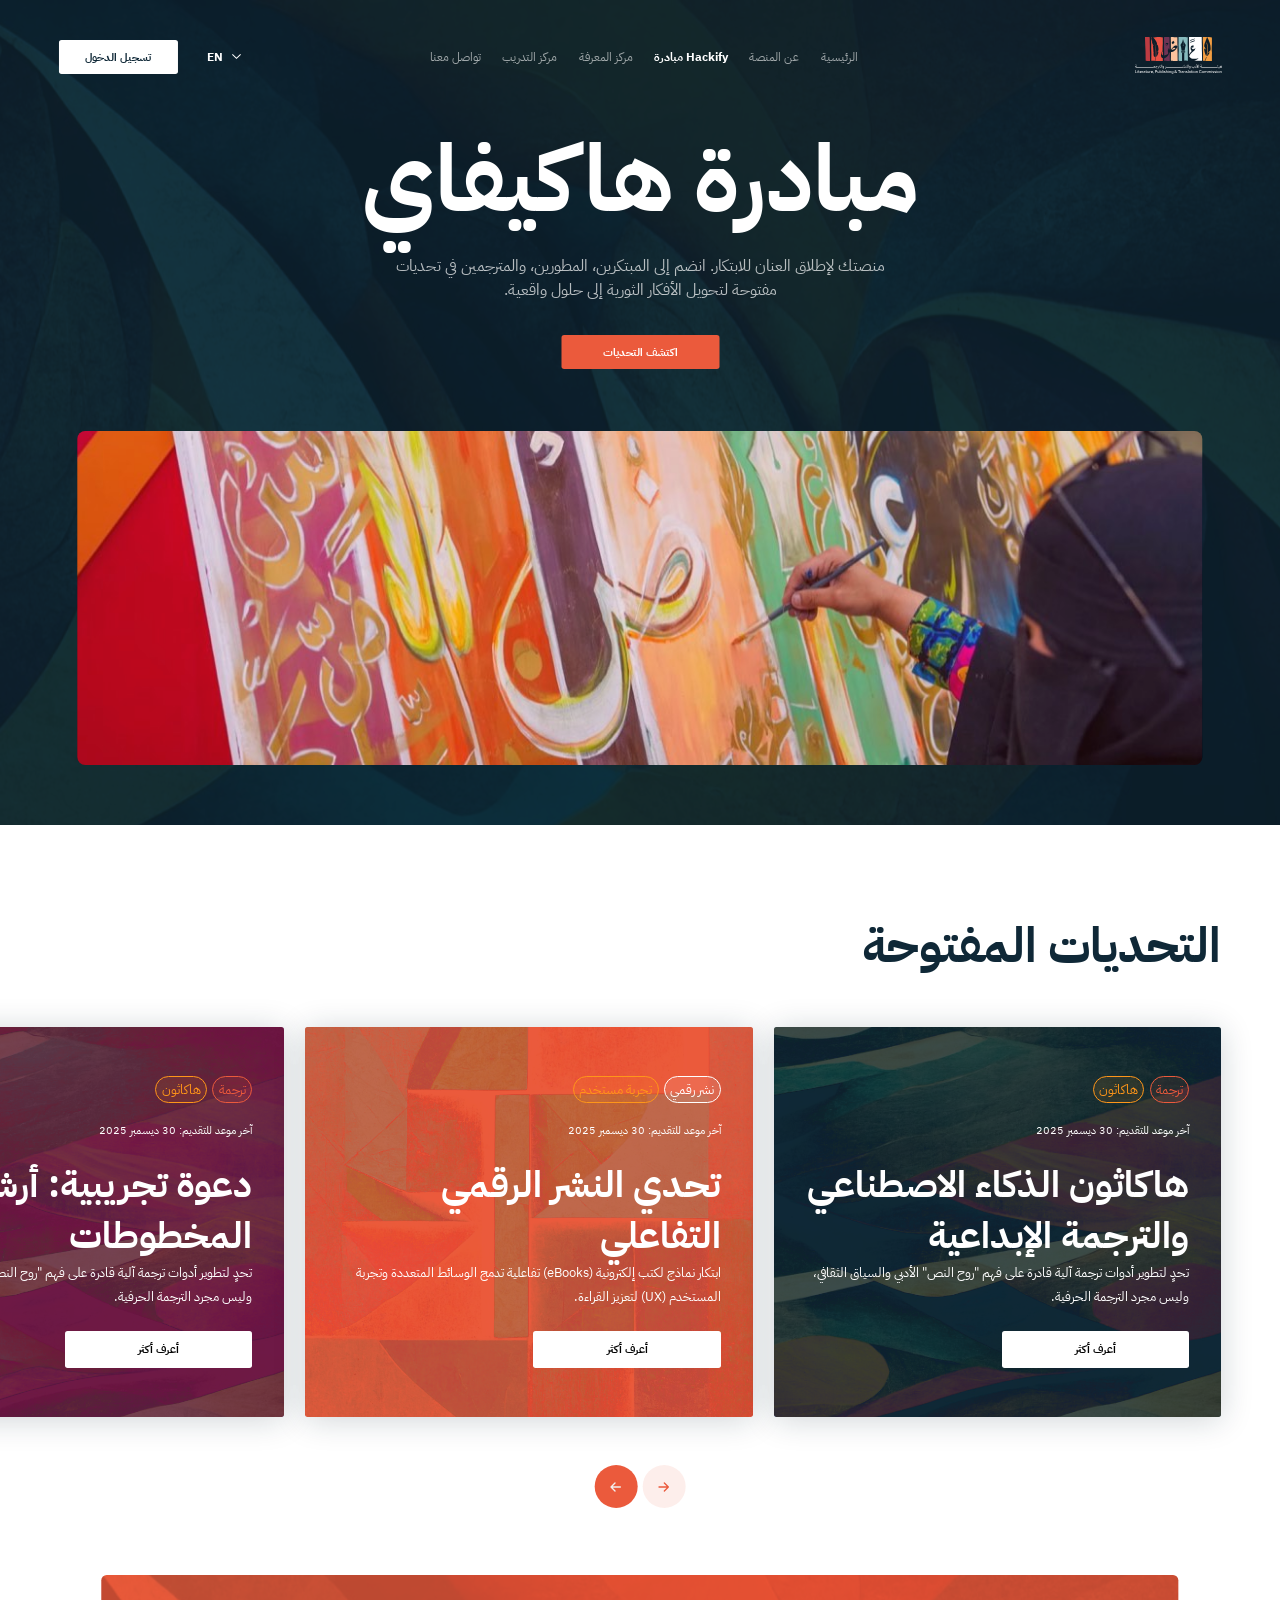
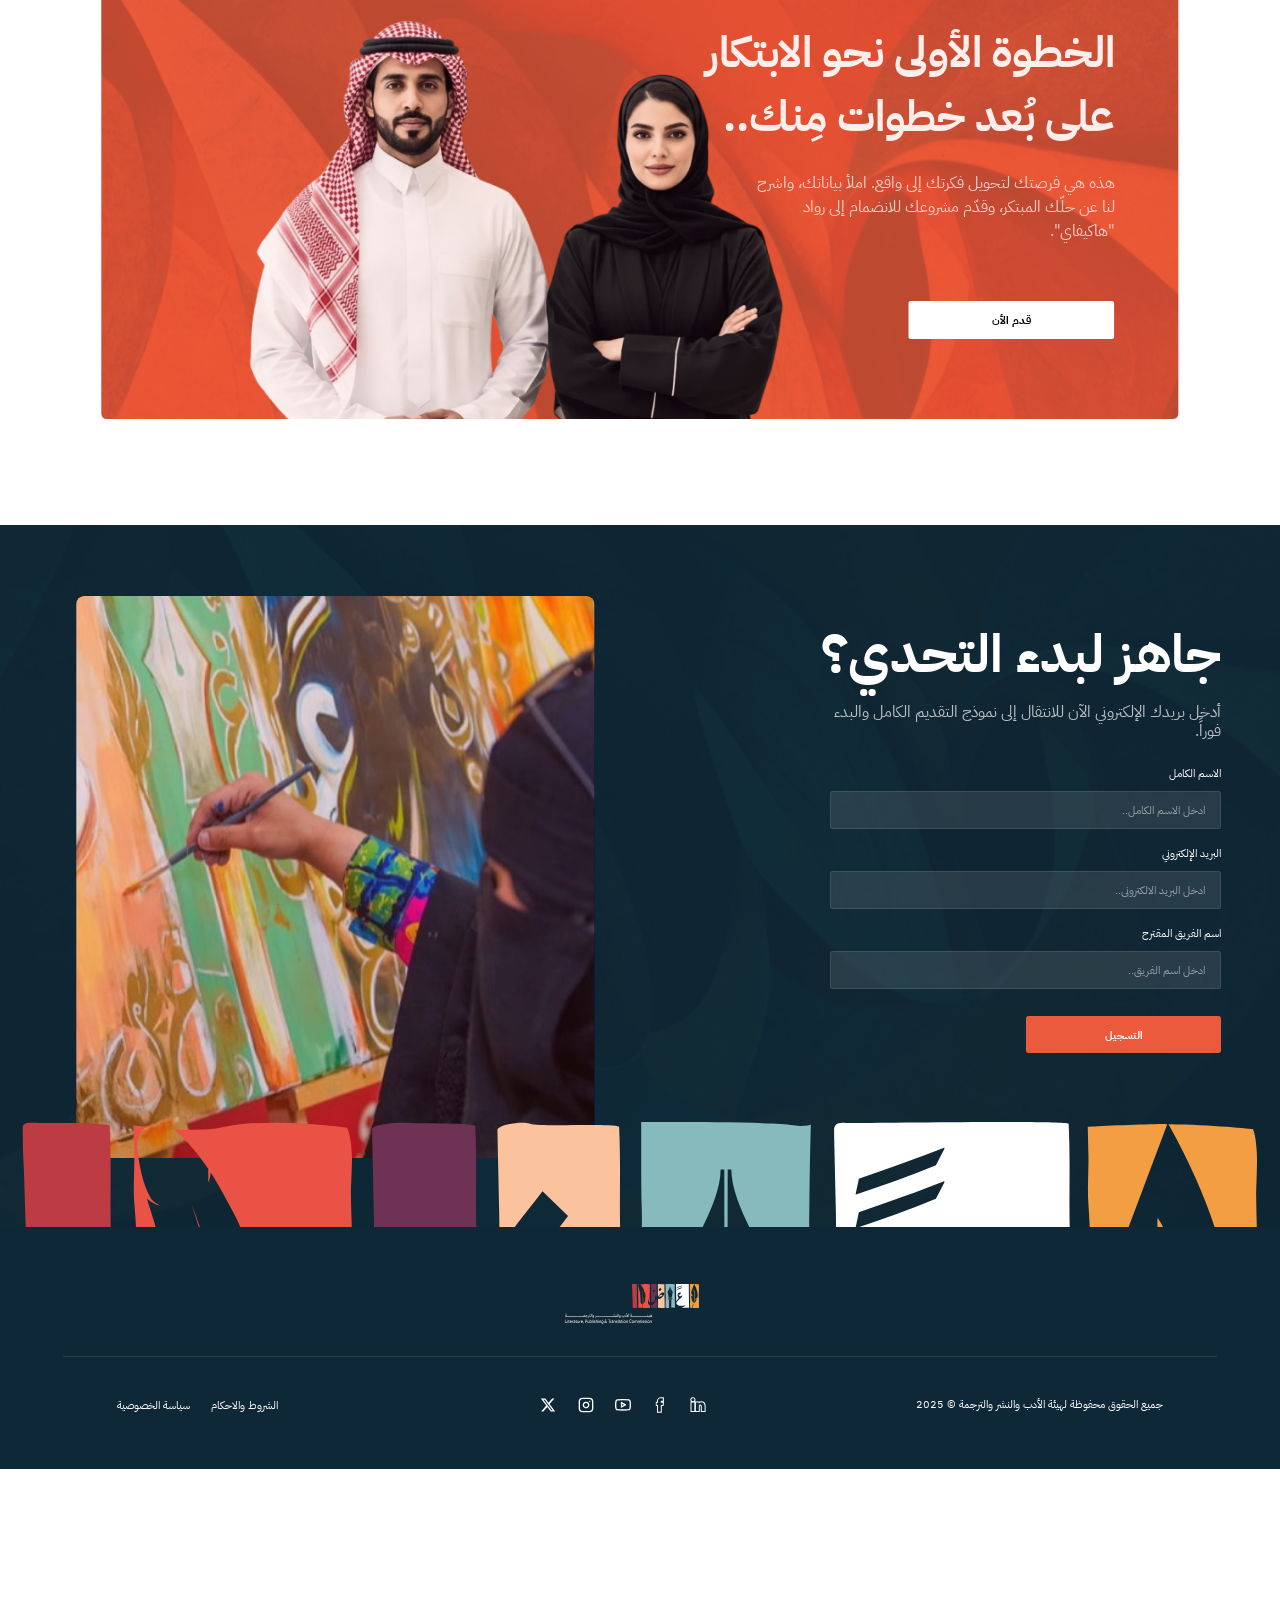
<file: hackify-portal.html>
<!DOCTYPE html>
<html lang="ar" dir="ltr">
<head>
<meta charset="UTF-8">
<link rel="icon" href="assets/94823.svg">
<title>مبادرة هاكيفاي — طاقم LPT</title>
<link rel="preconnect" href="https://fonts.googleapis.com">
<link rel="preconnect" href="https://fonts.gstatic.com" crossorigin>
<link href="https://fonts.googleapis.com/css2?family=IBM+Plex+Sans+Arabic:wght@400;700&display=swap" rel="stylesheet">
<link rel="stylesheet" href="tokens.css">
<link rel="stylesheet" href="shared.css">
<link rel="stylesheet" href="hackify.css">
</head>
<body>

<div class="hk-page">

  <!-- ===== 18:6053 Hero ===== -->
  <section class="hk-hero">
    <div class="hk-hero__art"><img src="assets/0a268.jpg" alt=""></div>
    <div class="hk-hero__whisk"></div>
    <div class="hk-hero__photo"><img src="assets/30e9a.jpg" alt=""></div>

    <!-- 18:6056 navbar (white login button on this page) -->
    <header class="nav">
      <div class="nav__left">
        <button class="btn-primary" id="loginBtn">تسجيل الدخول</button>
        <div class="nav__lang">EN <span class="caret"><img src="assets/731ff.svg" alt=""></span></div>
      </div>
      <nav class="nav__links">
        <a href="#" data-toast="قريباً: صفحة تواصل معنا">تواصل معنا</a>
        <a href="training.html">مركز التدريب</a>
        <a href="knowledge.html">مركز المعرفة</a>
        <a href="hackify-portal.html" class="is-active">مبادرة Hackify</a>
        <a href="#" data-toast="قريباً: عن المنصة">عن المنصة</a>
        <a href="home.html">الرئيسية</a>
      </nav>
      <div class="nav__logo">
        <img src="assets/94823.svg" alt="LPT" style="position:absolute;left:153px;top:0;width:101px;height:36px">
        <img src="assets/7ede3.svg" alt="هيئة الأدب والنشر والترجمة" style="position:absolute;left:138px;top:40px;width:131px;height:15.425px">
      </div>
    </header>

    <!-- 18:6294 hero copy -->
    <div class="hk-hero__copy">
      <div>
        <h1 class="hk-hero__title">مبادرة هاكيفاي</h1>
        <p class="hk-hero__desc">منصتك لإطلاق العنان للابتكار. انضم إلى المبتكرين، المطورين، والمترجمين في تحديات مفتوحة لتحويل الأفكار الثورية إلى حلول واقعية.</p>
      </div>
      <button class="hk-hero__cta" data-scroll="hk-challenges">اكتشف التحديات</button>
    </div>
  </section>

  <main id="main">
  <!-- ===== 18:6578 section title ===== -->
  <h2 class="hk-sec-title">التحديات المفتوحة</h2>

  <!-- ===== 18:6579 challenges ===== -->
  <section class="hk-challenges" id="hk-challenges">
    <!-- 18:6580 -->
    <article class="hk-challenge hk-challenge--purple" style="left:0;background:#6E1946">
      <div class="hk-challenge__art"><img src="assets/1592d.jpg" alt=""></div>
      <div class="hk-challenge__body">
        <div class="hk-challenge__tags">
          <span class="hk-tag hk-tag--carrot">هاكاثون</span>
          <span class="hk-tag hk-tag--orange">ترجمة</span>
        </div>
        <p class="hk-challenge__deadline">آخر موعد للتقديم: 30 ديسمبر 2025</p>
        <div class="hk-challenge__main">
          <div>
            <h3 class="hk-challenge__t">دعوة تجريبية: أرشفة المخطوطات</h3>
            <p class="hk-challenge__e">تحدٍ لتطوير أدوات ترجمة آلية قادرة على فهم "روح النص" الأدبي والسياق الثقافي، وليس مجرد الترجمة الحرفية.</p>
          </div>
          <button class="hk-btn-white" data-goto="submission.html">أعرف أكثر</button>
        </div>
      </div>
    </article>

    <!-- 18:6595 -->
    <article class="hk-challenge hk-challenge--orange" style="left:703px;background:#EB5A3C">
      <div class="hk-challenge__art"><img src="assets/1ef0e.jpg" alt=""></div>
      <div class="hk-challenge__body">
        <div class="hk-challenge__tags">
          <span class="hk-tag hk-tag--carrot">تجربة مستخدم</span>
          <span class="hk-tag hk-tag--glass">نشر رقمي</span>
        </div>
        <p class="hk-challenge__deadline">آخر موعد للتقديم: 30 ديسمبر 2025</p>
        <div class="hk-challenge__main">
          <div>
            <h3 class="hk-challenge__t">تحدي النشر الرقمي التفاعلي</h3>
            <p class="hk-challenge__e">ابتكار نماذج لكتب إلكترونية (eBooks) تفاعلية تدمج الوسائط المتعددة وتجربة المستخدم (UX) لتعزيز القراءة.</p>
          </div>
          <button class="hk-btn-white" data-goto="submission.html">أعرف أكثر</button>
        </div>
      </div>
    </article>

    <!-- 18:6610 -->
    <article class="hk-challenge hk-challenge--dark" style="left:1406px;background:#0F2837">
      <div class="hk-challenge__art"><img src="assets/1592d.jpg" alt=""></div>
      <div class="hk-challenge__body">
        <div class="hk-challenge__tags">
          <span class="hk-tag hk-tag--carrot">هاكاثون</span>
          <span class="hk-tag hk-tag--orange">ترجمة</span>
        </div>
        <p class="hk-challenge__deadline">آخر موعد للتقديم: 30 ديسمبر 2025</p>
        <div class="hk-challenge__main">
          <div>
            <h3 class="hk-challenge__t">هاكاثون الذكاء الاصطناعي والترجمة الإبداعية</h3>
            <p class="hk-challenge__e">تحدٍ لتطوير أدوات ترجمة آلية قادرة على فهم "روح النص" الأدبي والسياق الثقافي، وليس مجرد الترجمة الحرفية.</p>
          </div>
          <button class="hk-btn-white" data-goto="submission.html">أعرف أكثر</button>
        </div>
      </div>
    </article>
  </section>

  <!-- ===== 18:6625 pager ===== -->
  <div class="hk-pager">
    <button class="is-next" id="hkNext" aria-label="التحدي التالي"><span class="arrow"><img src="assets/fe4bd.svg" alt=""></span></button>
    <button class="is-prev" id="hkPrev" aria-label="التحدي السابق"><span class="arrow"><img src="assets/3f51c.svg" alt=""></span></button>
  </div>

  <!-- ===== 18:6630 orange band ===== -->
  <section class="hk-band">
    <div class="hk-band__art"><img src="assets/0a268.jpg" alt=""></div>
    <img class="hk-band__photo" src="assets/7e95f.png" alt="">
    <div class="hk-band__copy">
      <h2 class="hk-band__t">الخطوة الأولى نحو الابتكار<br>على بُعد خطوات مِنك..</h2>
      <p class="hk-band__e">هذه هي فرصتك لتحويل فكرتك إلى واقع. املأ بياناتك، واشرح لنا عن حلّك المبتكر، وقدّم مشروعك للانضمام إلى رواد "هاكيفاي".</p>
    </div>
    <button class="hk-btn-white hk-band__cta" data-scroll="hk-signup">قدم الأن</button>
  </section>

  </main>

  <!-- ===== 18:6300 CTA section ===== -->
  <section class="hk-cta" id="hk-signup">
    <div class="hk-cta__art"><img src="assets/0a268.jpg" alt=""></div>
    <div class="hk-cta__whisk"></div>
    <div class="hk-cta__photo"><img src="assets/30e9a.jpg" alt=""></div>
    <div class="hk-cta__strips"><img src="assets/9e729.svg" alt=""></div>

    <!-- 18:6318 signup form -->
    <form class="hk-form" id="hkForm">
      <div class="hk-form__copy">
        <h2 class="hk-form__t">جاهز لبدء التحدي؟</h2>
        <p class="hk-form__e">أدخل بريدك الإلكتروني الآن للانتقال إلى نموذج التقديم الكامل والبدء فوراً.</p>
      </div>
      <div class="hk-form__fields">
        <div class="hk-field">
          <label class="hk-field__l" for="hkName">الاسم الكامل</label>
          <input class="hk-field__i" id="hkName" type="text" placeholder="ادخل الاسم الكامل..">
        </div>
        <div class="hk-field">
          <label class="hk-field__l" for="hkEmail">البريد الإلكتروني</label>
          <input class="hk-field__i" id="hkEmail" type="email" placeholder="ادخل البريد الالكتروني..">
        </div>
        <div class="hk-field">
          <label class="hk-field__l" for="hkTeam">اسم الفريق المقترح</label>
          <input class="hk-field__i" id="hkTeam" type="text" placeholder="ادخل اسم الفريق..">
        </div>
        <button class="hk-form__submit" type="submit">التسجيل</button>
      </div>
    </form>
  </section>

  <!-- ===== 18:6338 Footer ===== -->
  <footer class="footer">
    <div class="footer__logo">
      <img src="assets/94823.svg" alt="LPT" style="position:absolute;left:101px;top:0;width:101px;height:36px">
      <img src="assets/8cd69.svg" alt="هيئة الأدب والنشر والترجمة" style="position:absolute;left:0;top:44px;width:131px;height:15.425px">
    </div>
    <div class="footer__bottom">
      <div class="footer__links">
        <span>سياسة الخصوصية</span>
        <span>الشروط والاحكام</span>
      </div>
      <div class="footer__social">
        <img src="assets/1ade5.svg" alt="X"><img src="assets/b4548.svg" alt="Instagram"><img src="assets/f7675.svg" alt="YouTube"><img src="assets/4707e.svg" alt="Facebook"><img src="assets/b2047.svg" alt="LinkedIn">
      </div>
      <p class="footer__copy">جميع الحقوق محفوظة لهيئة الأدب والنشر والترجمة © 2025</p>
    </div>
  </footer>
</div>

<!-- login overlay (shared) -->
<div class="overlay" id="loginOverlay" role="dialog" aria-modal="true" aria-labelledby="loginTitle">
  <div class="credentials">
    <div class="credentials__head">
      <button type="button" class="close" data-close="loginOverlay" aria-label="إغلاق">✕</button>
      <div class="credentials__logo"><img src="assets/94823.svg" alt="LPT"></div>
      <div class="credentials__title" id="loginTitle">تسجيل الدخول</div>
      <p class="credentials__sub">ادخل إلى حسابك للوصول إلى محتوى المنصة ودورات التدريب ومختبر الابتكار.</p>
    </div>
    <div class="credentials__body">
      <div class="credentials__tabs">
        <button type="button" class="is-active" data-role="user">مستخدم نهائي</button>
        <button type="button" data-role="admin">إدارة المنصة</button>
      </div>
      <div class="credentials__field">
        <label for="loginEmail">البريد الإلكتروني</label>
        <span class="cf-ico" aria-hidden="true"><svg width="20" height="20" viewBox="0 0 20 20" fill="none" stroke="currentColor" stroke-width="1.5" stroke-linecap="round" stroke-linejoin="round"><rect x="2.5" y="4.5" width="15" height="11" rx="2"/><path d="m3 6.5 7 4.5 7-4.5"/></svg></span>
        <input type="email" id="loginEmail" placeholder="name@lpt.sa" autocomplete="email">
      </div>
      <div class="credentials__field">
        <label for="loginPass">كلمة المرور</label>
        <span class="cf-ico" aria-hidden="true"><svg width="20" height="20" viewBox="0 0 20 20" fill="none" stroke="currentColor" stroke-width="1.5" stroke-linecap="round" stroke-linejoin="round"><rect x="4" y="8.5" width="12" height="8.5" rx="2"/><path d="M7 8.5V6a3 3 0 0 1 6 0v2.5"/></svg></span>
        <input type="password" id="loginPass" placeholder="••••••••" autocomplete="current-password">
        <button type="button" class="cf-eye" id="loginEye" aria-label="إظهار كلمة المرور" aria-pressed="false"><svg width="20" height="20" viewBox="0 0 20 20" fill="none" stroke="currentColor" stroke-width="1.5" stroke-linecap="round" stroke-linejoin="round"><path d="M2 10s3.4-5.5 8-5.5S18 10 18 10s-3.4 5.5-8 5.5S2 10 2 10Z"/><circle cx="10" cy="10" r="2.4"/></svg></button>
      </div>
      <div class="credentials__row">
        <label class="credentials__check"><input type="checkbox" id="loginRemember"> تذكرني</label>
        <button type="button" class="credentials__link" data-toast="سيتم إرسال رابط استعادة كلمة المرور إلى بريدك">نسيت كلمة المرور؟</button>
      </div>
      <p class="credentials__error" id="loginError" role="alert"></p>
      <button class="credentials__submit" id="loginSubmit">دخول</button>
      <p class="credentials__hint">نموذج تفاعلي — أي بيانات مقبولة لتجربة المسار.</p>
    </div>
  </div>
</div>
<div class="toast" id="toast" role="status" aria-live="polite" aria-atomic="true"></div>

<script src="flow.js"></script>
<script>
/* Hackify portal interactions */
(function () {
  // Carousel pager — shifts the challenges row
  var row = document.querySelector('.hk-challenges');
  var next = document.getElementById('hkNext');
  var prev = document.getElementById('hkPrev');
  var shift = 0;
  function apply() { if (row) row.style.transform = 'translateX(' + shift + 'px)'; }
  next && next.addEventListener('click', function () {
    shift = Math.min(shift + 703, 0); apply();
  });
  prev && prev.addEventListener('click', function () {
    shift = Math.max(shift - 703, -703); apply();
  });

  // Signup form → submission form
  var form = document.getElementById('hkForm');
  form && form.addEventListener('submit', function (e) {
    e.preventDefault();
    var name = document.getElementById('hkName').value.trim();
    var email = document.getElementById('hkEmail').value.trim();
    var team = document.getElementById('hkTeam').value.trim();
    if (!name || !email || !team) {
      window.showToast && showToast('الرجاء تعبئة جميع الحقول للمتابعة');
      return;
    }
    sessionStorage.setItem('lpt-hackify', JSON.stringify({ name: name, email: email, team: team }));
    window.showToast && showToast('تم التسجيل بنجاح — جارٍ تحويلك لنموذج التقديم', 'success');
    setTimeout(function () { location.href = 'submission.html'; }, 900);
  });
})();
</script>
</body>
</html>
</file>
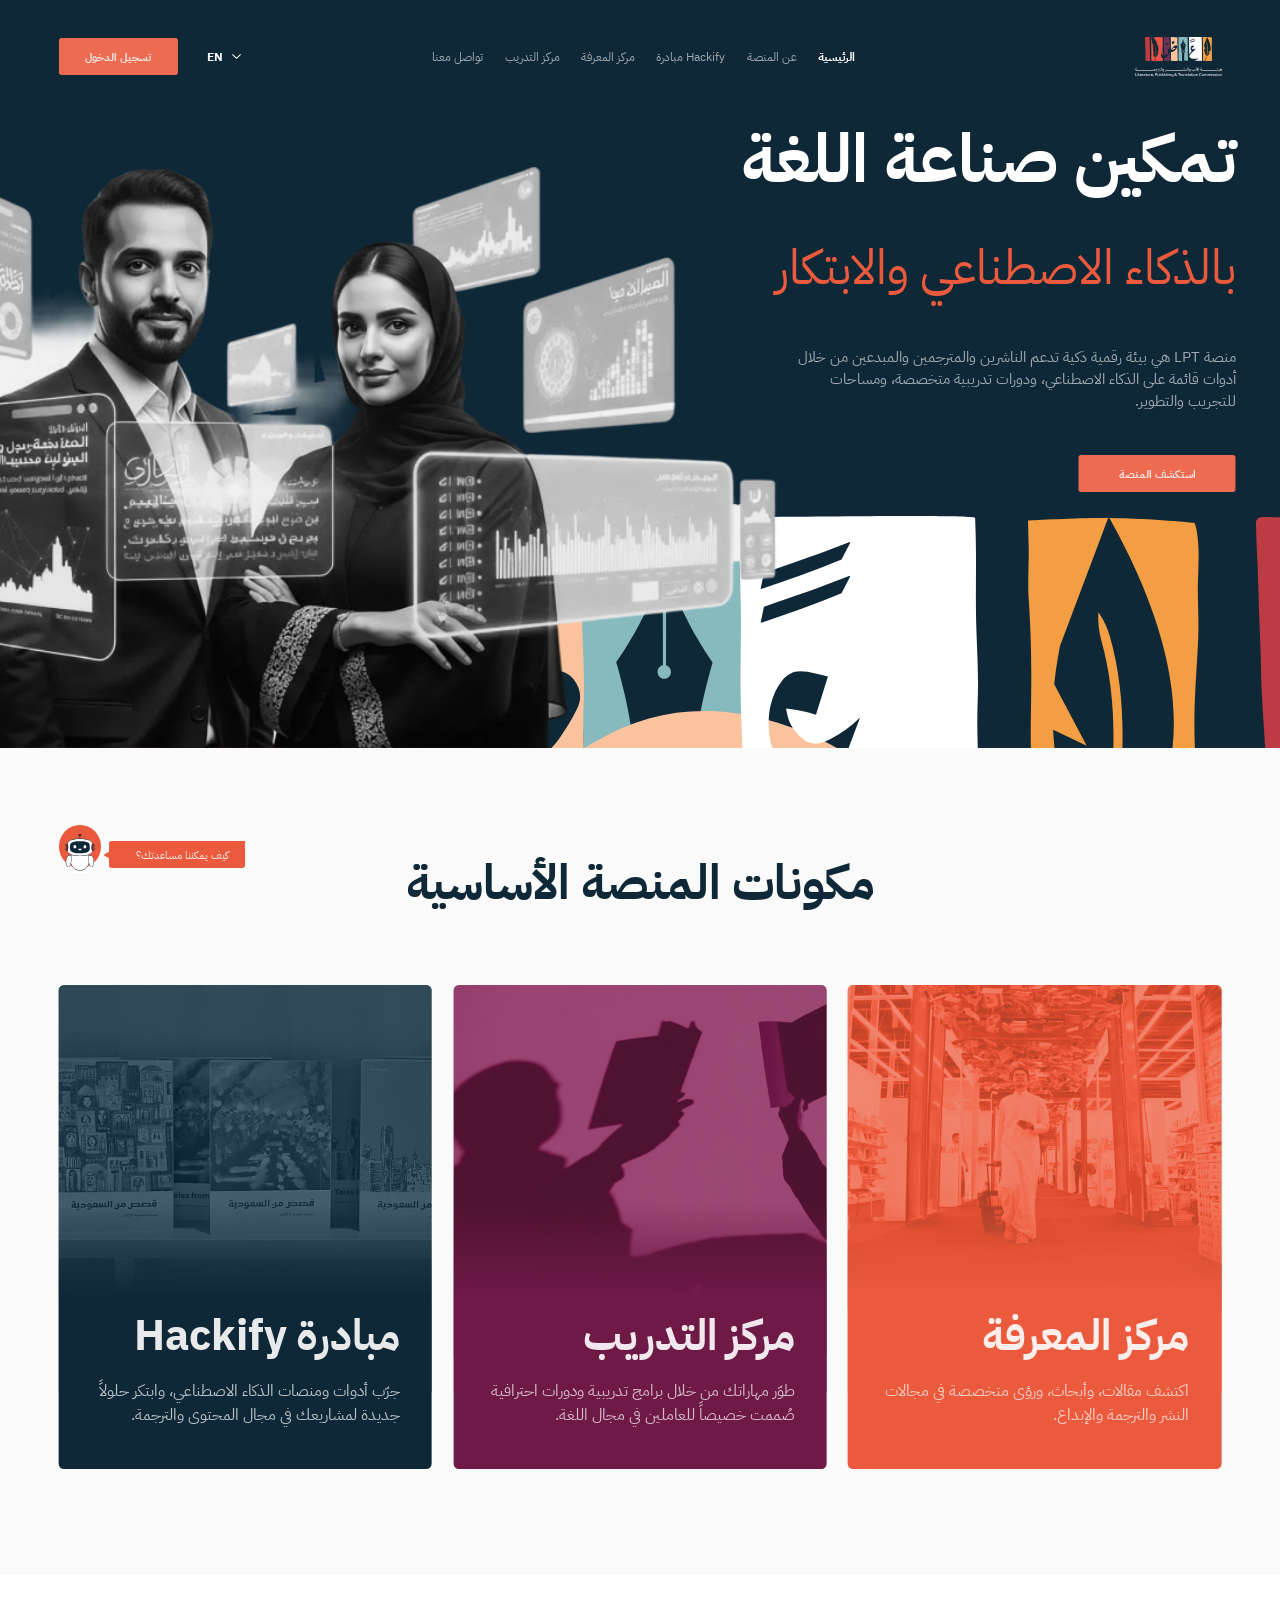
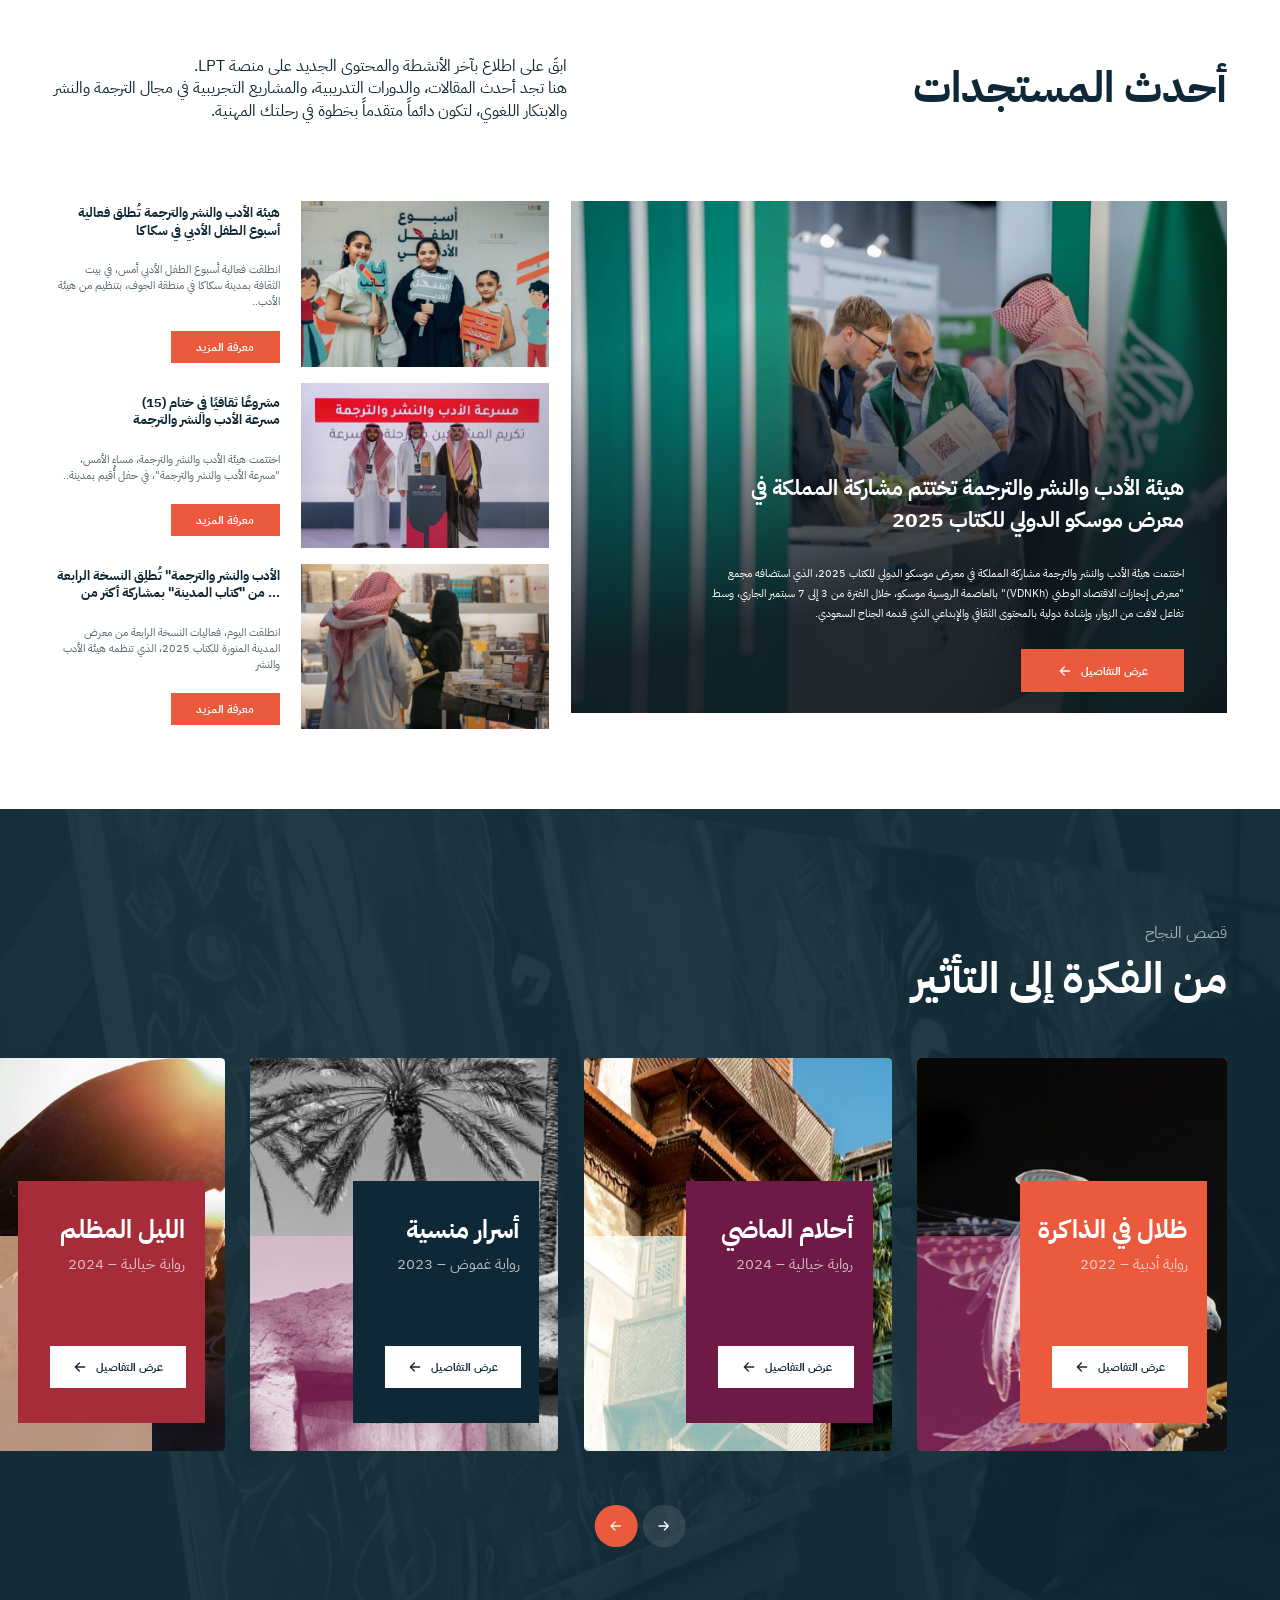
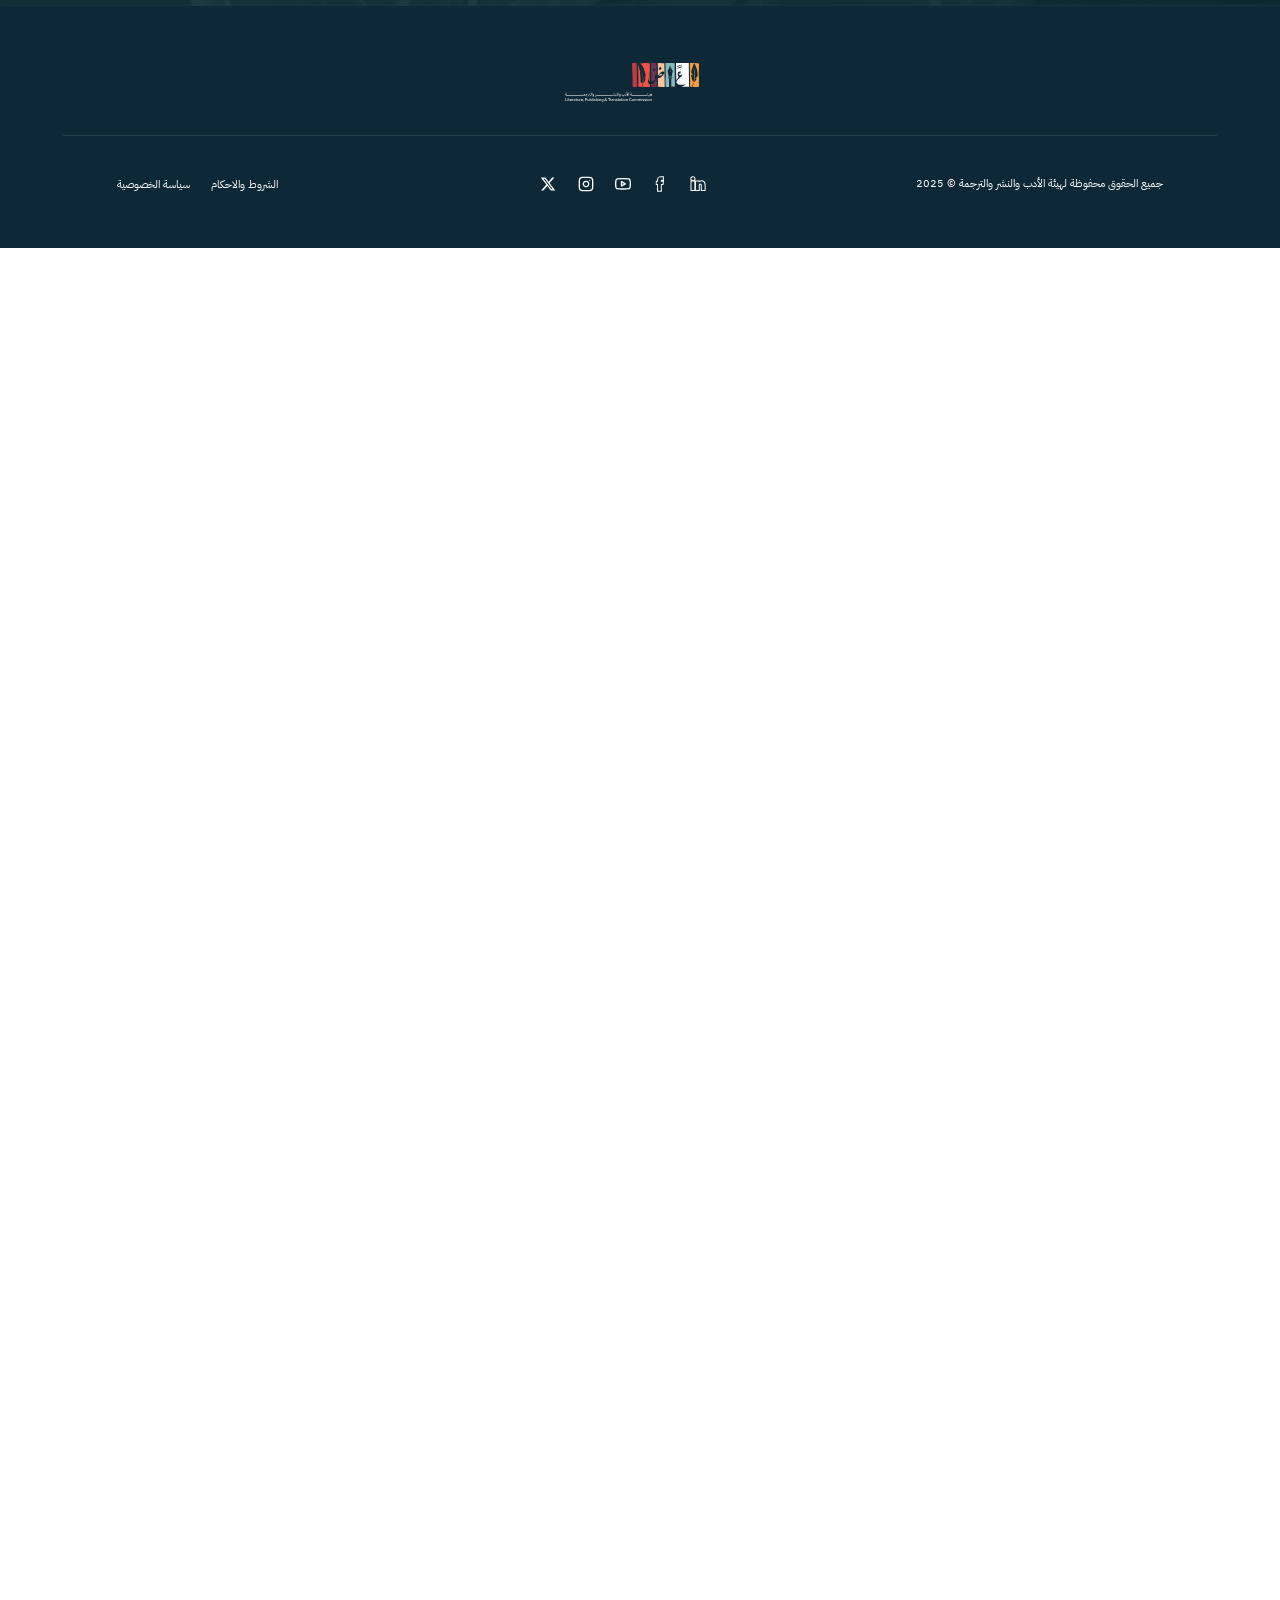
<file: home.html>
<!DOCTYPE html>
<html lang="ar" dir="ltr">
<head>
<meta charset="UTF-8">
<link rel="icon" href="assets/94823.svg">
<title>طاقم LPT — الرئيسية</title>
<link rel="preconnect" href="https://fonts.googleapis.com">
<link rel="preconnect" href="https://fonts.gstatic.com" crossorigin>
<link href="https://fonts.googleapis.com/css2?family=IBM+Plex+Sans+Arabic:wght@400;700&display=swap" rel="stylesheet">
<link rel="stylesheet" href="tokens.css">
<link rel="stylesheet" href="shared.css">
<link rel="stylesheet" href="home.css">
<link rel="stylesheet" href="chatbot.css">
</head>
<body class="page" style="height:5172px">

  <!-- ============ 18:1475 HERO ============ -->
  <section class="hero">
    <!-- decorative arabic-letter art strips (18:1476 / 18:1490) -->
    <div class="strip strip--a" id="stripA" aria-hidden="true"></div>
    <div class="strip strip--b" id="stripB" aria-hidden="true"></div>

    <!-- hero artwork (18:1748) -->
    <div class="hero__art"><img src="assets/bb323.png" alt=""></div>

    <!-- navbar (18:1505) -->
    <header class="nav">
      <div class="nav__left">
        <button class="btn-primary" id="loginBtn">تسجيل الدخول</button>
        <div class="nav__lang">EN <span class="caret"><img src="assets/731ff.svg" alt=""></span></div>
      </div>
      <nav class="nav__links">
        <a href="#" data-toast="قريباً: صفحة تواصل معنا">تواصل معنا</a>
        <a href="training.html">مركز التدريب</a>
        <a href="knowledge.html">مركز المعرفة</a>
        <a href="hackify-portal.html">مبادرة Hackify</a>
        <a href="#" data-scroll="about">عن المنصة</a>
        <a href="home.html" class="is-active">الرئيسية</a>
      </nav>
      <div class="nav__logo">
        <img src="assets/94823.svg" alt="LPT" style="position:absolute;left:153px;top:0;width:101px;height:36px">
        <img src="assets/06218.svg" alt="هيئة الأدب والنشر والترجمة" style="position:absolute;left:138px;top:44px;width:131px;height:15.425px">
      </div>
    </header>

    <!-- hero copy (18:1742) -->
    <div class="hero__copy">
      <div class="hero__headline">
        <h1 class="hero__h1">تمكين صناعة اللغة</h1>
        <p class="hero__h2">بالذكاء الاصطناعي والابتكار</p>
      </div>
      <p class="hero__p">منصة LPT هي بيئة رقمية ذكية تدعم الناشرين والمترجمين والمبدعين من خلال أدوات قائمة على الذكاء الاصطناعي، ودورات تدريبية متخصصة، ومساحات للتجريب والتطوير.</p>
      <button class="btn-primary btn-primary--fill" data-scroll="components">استكشف المنصة</button>
    </div>
  </section>

  <main id="main">
  <!-- ============ 18:1749 مكونات المنصة الأساسية ============ -->
  <section class="components" id="components">
    <h2 class="components__title">مكونات المنصة الأساسية</h2>
    <div class="components__row">

      <a class="p-card p-card--hackify" href="hackify-portal.html">
        <div class="p-card__art" style="width:938px;height:626px;top:-153px;left:calc(50% - 469px)">
          <img src="assets/a319e.jpg" alt=""><img src="assets/37de6.png" alt="">
        </div>
        <div class="p-card__grad" style="background:linear-gradient(to bottom, rgba(15,40,55,0) 26.684%, #0f2837 62.824%)"></div>
        <h2 class="p-card__title" style="color:#E7E9EB">مبادرة Hackify</h2>
        <p class="p-card__p" style="color:#B7BFC3">جرّب أدوات ومنصات الذكاء الاصطناعي، وابتكر حلولاً جديدة لمشاريعك في مجال المحتوى والترجمة.</p>
      </a>

      <a class="p-card p-card--training" href="training.html">
        <div class="p-card__art" style="width:1008px;height:673px;top:-116px;left:calc(50% - 504px + 138px)">
          <img src="assets/a319e.jpg" alt=""><img src="assets/b3a12.png" alt="">
        </div>
        <div class="p-card__grad" style="background:linear-gradient(to bottom, rgba(110,25,70,0) 26.684%, #6e1946 62.824%)"></div>
        <h2 class="p-card__title" style="color:#F0E8EC">مركز التدريب</h2>
        <p class="p-card__p" style="color:#D4BAC8">طوّر مهاراتك من خلال برامج تدريبية ودورات احترافية صُممت خصيصاً للعاملين في مجال اللغة.</p>
      </a>

      <a class="p-card p-card--knowledge" href="knowledge.html">
        <div class="p-card__art" style="width:960px;height:641px;top:-153px;left:calc(50% - 480px)">
          <img src="assets/a319e.jpg" alt="">
        </div>
        <div class="p-card__grad" style="background:linear-gradient(to bottom, rgba(235,90,60,0) 26.684%, #eb5a3c 62.824%)"></div>
        <h2 class="p-card__title" style="color:#FDEEEB">مركز المعرفة</h2>
        <p class="p-card__p" style="color:#F9CEC5">اكتشف مقالات، وأبحاث، ورؤى متخصصة في مجالات النشر والترجمة والإبداع.</p>
      </a>
    </div>
  </section>

  <!-- ============ 18:1768 أحدث المستجدات ============ -->
  <section class="news">
    <div class="news__head">
      <p class="news__intro">ابقَ على اطلاع بآخر الأنشطة والمحتوى الجديد على منصة LPT.<br>هنا تجد أحدث المقالات، والدورات التدريبية، والمشاريع التجريبية في مجال الترجمة والنشر والابتكار اللغوي، لتكون دائماً متقدماً بخطوة في رحلتك المهنية.</p>
      <h2 class="news__title">أحدث المستجدات</h2>
    </div>

    <div class="news__body">
      <div class="news__col">
        <div class="news__item">
          <div class="news__txt">
            <div class="news__t">هيئة الأدب والنشر والترجمة تُطلق فعالية<br>أسبوع الطفل الأدبي في سكاكا</div>
            <p class="news__e">انطلقت فعالية أسبوع الطفل الأدبي أمس، في بيت الثقافة بمدينة سكاكا في منطقة الجوف، بتنظيم من هيئة الأدب..</p>
            <button class="btn-news" data-toast="المقال متاح على المنصة الحقيقية">معرفة المزيد</button>
          </div>
          <div class="news__img">
            <img src="assets/d8f80.jpg" alt=""><img src="assets/4d83b.jpg" alt=""><img src="assets/58c63.jpg" alt="">
            <div class="news__imggrad"></div>
          </div>
        </div>
        <div class="news__item">
          <div class="news__txt">
            <div class="news__t">(15) مشروعًا ثقافيًا في ختام<br>مسرعة الأدب والنشر والترجمة</div>
            <p class="news__e">اختتمت هيئة الأدب والنشر والترجمة، مساء الأمس، "مسرعة الأدب والنشر والترجمة"، في حفل أُقيم بمدينة..</p>
            <button class="btn-news" data-toast="المقال متاح على المنصة الحقيقية">معرفة المزيد</button>
          </div>
          <div class="news__img rounded">
            <img src="assets/d8f80.jpg" alt=""><img src="assets/760c1.jpg" alt=""><img src="assets/786dc.jpg" alt="">
            <div class="news__imggrad"></div>
          </div>
        </div>
        <div class="news__item">
          <div class="news__txt">
            <div class="news__t">الأدب والنشر والترجمة" تُطلِق النسخة الرابعة<br>من "كتاب المدينة" بمشاركة أكثر من ...</div>
            <p class="news__e">انطلقت اليوم، فعاليات النسخة الرابعة من معرض المدينة المنورة للكتاب 2025، الذي تنظمه هيئة الأدب والنشر </p>
            <button class="btn-news" data-toast="المقال متاح على المنصة الحقيقية">معرفة المزيد</button>
          </div>
          <div class="news__img rounded">
            <img src="assets/32a08.jpg" alt=""><img src="assets/08df8.jpg" alt="">
            <div class="news__imggrad"></div>
          </div>
        </div>
      </div>

      <div class="news__feature">
        <div class="news__feature__img">
          <img src="assets/32a08.jpg" alt=""><img src="assets/a318e.png" alt=""><img src="assets/7f89a.jpg" alt="">
          <div class="news__feature__grad"></div>
        </div>
        <div class="news__feature__copy">
          <div class="news__feature__t">هيئة الأدب والنشر والترجمة تختتم مشاركة المملكة في<br>معرض موسكو الدولي للكتاب 2025</div>
          <p class="news__feature__e">اختتمت هيئة الأدب والنشر والترجمة مشاركة المملكة في معرض موسكو الدولي للكتاب 2025، الذي استضافه مجمع "معرض إنجازات الاقتصاد الوطني (VDNKh)" بالعاصمة الروسية موسكو، خلال الفترة من 3 إلى 7 سبتمبر الجاري، وسط تفاعل لافت من الزوار، وإشادة دولية بالمحتوى الثقافي والإبداعي الذي قدمه الجناح السعودي.</p>
          <button class="btn-arrow" data-toast="المقال متاح على المنصة الحقيقية"><span class="arrow"><img src="assets/0497f.svg" alt=""></span>عرض التفاصيل</button>
        </div>
      </div>
    </div>
  </section>

  <!-- ============ 18:1807 قصص النجاح ============ -->
  <section class="stories">
    <div class="stories__bg"><img src="assets/14e7e.png" alt=""></div>
    <div class="stories__head">
      <p class="stories__kicker">قصص النجاح</p>
      <h2 class="stories__title">من الفكرة إلى التأثير</h2>
    </div>

    <div class="stories__row" id="storiesRow">
      <div class="story-card" style="width:463.945px">
        <div class="story-card__img" style="width:1014.617px;height:649.246px"><img src="assets/0c3fa.png" alt=""><img src="assets/a5894.png" alt=""></div>
        <div class="story-card__blend" style="background:#FAC39B;opacity:.7"></div>
        <div class="story-card__panel" style="background:#A52C38">
          <p class="story-card__title" style="left:250.92px">الليل المظلم</p>
          <p class="story-card__sub" style="left:250.15px">رواية خيالية – 2024</p>
          <button class="btn-arrow btn-arrow--sm btn-arrow--white" data-toast="قصة النجاح متاحة على المنصة الحقيقية"><span class="arrow"><img src="assets/84491.svg" alt=""></span>عرض التفاصيل</button>
        </div>
      </div>
      <div class="story-card" style="width:462.356px">
        <div class="story-card__img" style="width:1035.672px;height:662.719px"><img src="assets/2dd1d.png" alt=""></div>
        <div class="story-card__blend" style="background:#6E1946"></div>
        <div class="story-card__panel" style="background:#0F2837">
          <p class="story-card__title" style="left:251.5px">أسرار منسية</p>
          <p class="story-card__sub" style="left:251.21px">رواية غموض – 2023</p>
          <button class="btn-arrow btn-arrow--sm btn-arrow--white" data-toast="قصة النجاح متاحة على المنصة الحقيقية"><span class="arrow"><img src="assets/84491.svg" alt=""></span>عرض التفاصيل</button>
        </div>
      </div>
      <div class="story-card" style="width:462.356px">
        <div class="story-card__img" style="width:1417.525px;height:907.064px"><img src="assets/0c3fa.png" alt=""><img src="assets/58985.jpg" alt=""></div>
        <div class="story-card__blend" style="background:#91B9B4"></div>
        <div class="story-card__panel" style="background:#6E1946">
          <p class="story-card__title" style="left:250.56px">أحلام الماضي</p>
          <p class="story-card__sub" style="left:250.15px">رواية خيالية – 2024</p>
          <button class="btn-arrow btn-arrow--sm btn-arrow--white" data-toast="قصة النجاح متاحة على المنصة الحقيقية"><span class="arrow"><img src="assets/84491.svg" alt=""></span>عرض التفاصيل</button>
        </div>
      </div>
      <div class="story-card" style="width:463.945px">
        <div class="story-card__img" style="width:1417.525px;height:907.064px"><img src="assets/0c3fa.png" alt=""></div>
        <div class="story-card__blend" style="background:#6E1946"></div>
        <div class="story-card__panel" style="background:#EB5A3C">
          <p class="story-card__title" style="left:249.83px">ظلال في الذاكرة</p>
          <p class="story-card__sub" style="left:251.28px">رواية أدبية – 2022</p>
          <button class="btn-arrow btn-arrow--sm btn-arrow--white" data-toast="قصة النجاح متاحة على المنصة الحقيقية"><span class="arrow"><img src="assets/84491.svg" alt=""></span>عرض التفاصيل</button>
        </div>
      </div>
    </div>

    <div class="stories__pager">
      <button class="stories__next" id="storiesNext" aria-label="القصة التالية"><span class="arrow-flip"><img src="assets/fe4bd.svg" alt=""></span></button>
      <button class="stories__prev" aria-label="القصة السابقة"><span class="arrow-flip"><img src="assets/edf3f.svg" alt=""></span></button>
    </div>
  </section>

  </main>

  <!-- ============ 18:1856 FOOTER ============ -->
  <footer class="footer">
    <div class="footer__logo">
      <img src="assets/94823.svg" alt="LPT" style="position:absolute;left:101px;top:0;width:101px;height:36px">
      <img src="assets/06218.svg" alt="هيئة الأدب والنشر والترجمة" style="position:absolute;left:0;top:44px;width:131px;height:15.425px">
    </div>
    <div class="footer__bottom">
      <div class="footer__links">
        <span>سياسة الخصوصية</span>
        <span>الشروط والاحكام</span>
      </div>
      <div class="footer__social">
        <img src="assets/1ade5.svg" alt="X"><img src="assets/b4548.svg" alt="Instagram"><img src="assets/f7675.svg" alt="YouTube"><img src="assets/4707e.svg" alt="Facebook"><img src="assets/b2047.svg" alt="LinkedIn">
      </div>
      <p class="footer__copy">جميع الحقوق محفوظة لهيئة الأدب والنشر والترجمة © 2025</p>
    </div>
  </footer>

  <!-- ============ 18:2096 Chatbot launcher ============ -->
  <div class="chatbot-launch">
    <a class="chatbot-fab" href="chatbot.html" data-chat-fab title="المساعد الذكي"><img src="assets/1a81d.svg" alt=""></a>
    <div class="chatbot-label">
      <img class="tail" src="assets/5a200.svg" alt="">
      كيف يمكننا مساعدتك؟
    </div>
  </div>

  <!-- ============ Login overlay ============ -->
  <div class="overlay" id="loginOverlay" role="dialog" aria-modal="true" aria-labelledby="loginTitle">
  <div class="credentials">
    <div class="credentials__head">
      <button type="button" class="close" data-close="loginOverlay" aria-label="إغلاق">✕</button>
      <div class="credentials__logo"><img src="assets/94823.svg" alt="LPT"></div>
      <div class="credentials__title" id="loginTitle">تسجيل الدخول</div>
      <p class="credentials__sub">ادخل إلى حسابك للوصول إلى محتوى المنصة ودورات التدريب ومختبر الابتكار.</p>
    </div>
    <div class="credentials__body">
      <div class="credentials__tabs">
        <button type="button" class="is-active" data-role="user">مستخدم نهائي</button>
        <button type="button" data-role="admin">إدارة المنصة</button>
      </div>
      <div class="credentials__field">
        <label for="loginEmail">البريد الإلكتروني</label>
        <span class="cf-ico" aria-hidden="true"><svg width="20" height="20" viewBox="0 0 20 20" fill="none" stroke="currentColor" stroke-width="1.5" stroke-linecap="round" stroke-linejoin="round"><rect x="2.5" y="4.5" width="15" height="11" rx="2"/><path d="m3 6.5 7 4.5 7-4.5"/></svg></span>
        <input type="email" id="loginEmail" placeholder="name@lpt.sa" autocomplete="email">
      </div>
      <div class="credentials__field">
        <label for="loginPass">كلمة المرور</label>
        <span class="cf-ico" aria-hidden="true"><svg width="20" height="20" viewBox="0 0 20 20" fill="none" stroke="currentColor" stroke-width="1.5" stroke-linecap="round" stroke-linejoin="round"><rect x="4" y="8.5" width="12" height="8.5" rx="2"/><path d="M7 8.5V6a3 3 0 0 1 6 0v2.5"/></svg></span>
        <input type="password" id="loginPass" placeholder="••••••••" autocomplete="current-password">
        <button type="button" class="cf-eye" id="loginEye" aria-label="إظهار كلمة المرور" aria-pressed="false"><svg width="20" height="20" viewBox="0 0 20 20" fill="none" stroke="currentColor" stroke-width="1.5" stroke-linecap="round" stroke-linejoin="round"><path d="M2 10s3.4-5.5 8-5.5S18 10 18 10s-3.4 5.5-8 5.5S2 10 2 10Z"/><circle cx="10" cy="10" r="2.4"/></svg></button>
      </div>
      <div class="credentials__row">
        <label class="credentials__check"><input type="checkbox" id="loginRemember"> تذكرني</label>
        <button type="button" class="credentials__link" data-toast="سيتم إرسال رابط استعادة كلمة المرور إلى بريدك">نسيت كلمة المرور؟</button>
      </div>
      <p class="credentials__error" id="loginError" role="alert"></p>
      <button class="credentials__submit" id="loginSubmit">دخول</button>
      <p class="credentials__hint">نموذج تفاعلي — أي بيانات مقبولة لتجربة المسار.</p>
    </div>
  </div>
</div>

<div class="toast" id="toast" role="status" aria-live="polite" aria-atomic="true"></div>

<script src="flow.js"></script>
<script src="chat.js"></script>
<script>
  /* Decorative arabic-letter strips (18:1476 / 18:1490) — 13 vectors each, exact insets */
  const V = [
    ["3b7a0.svg","0.15% 92.44% 0.02% 0"],
    ["6e940.svg","0.72% 84.35% 0.35% 9%"],
    ["0a7a6.svg","0.03% 35.86% 0 50.06%"],
    ["de9aa.svg","64.23% 62.86% 0.02% 28.52%"],
    ["9dbb1.svg","0.17% 51.2% 0.02% 38.47%"],
    ["b5164.svg","15.74% 57.88% 69.85% 39.7%"],
    ["f2f99.svg","44.31% 54.7% 46.42% 39.34%"],
    ["e9f03.svg","57.32% 73.27% 23.42% 24.97%"],
    ["355db.svg","0.15% 73.3% 0 12.26%"],
    ["96ed0.svg","0 14.8% 0.55% 65.73%"],
    ["63eb1.svg","93.66% 30.89% 0.65% 65.93%"],
    ["55a31.svg","0.15% 63.09% 23.02% 28.32%"],
    ["d4a55.svg","0.48% 0 0 86.27%"]
  ];
  for (const id of ["stripA","stripB"]) {
    const el = document.getElementById(id);
    el.innerHTML = V.map(([f, inset]) =>
      `<img src="assets/${f}" alt="" style="position:absolute;inset:${inset};width:auto;height:auto;object-fit:contain">`).join("");
  }
  document.querySelectorAll(".strip img").forEach(i => { i.style.width = "100%"; i.style.height = "100%"; });
</script>
</body>
</html>
</file>
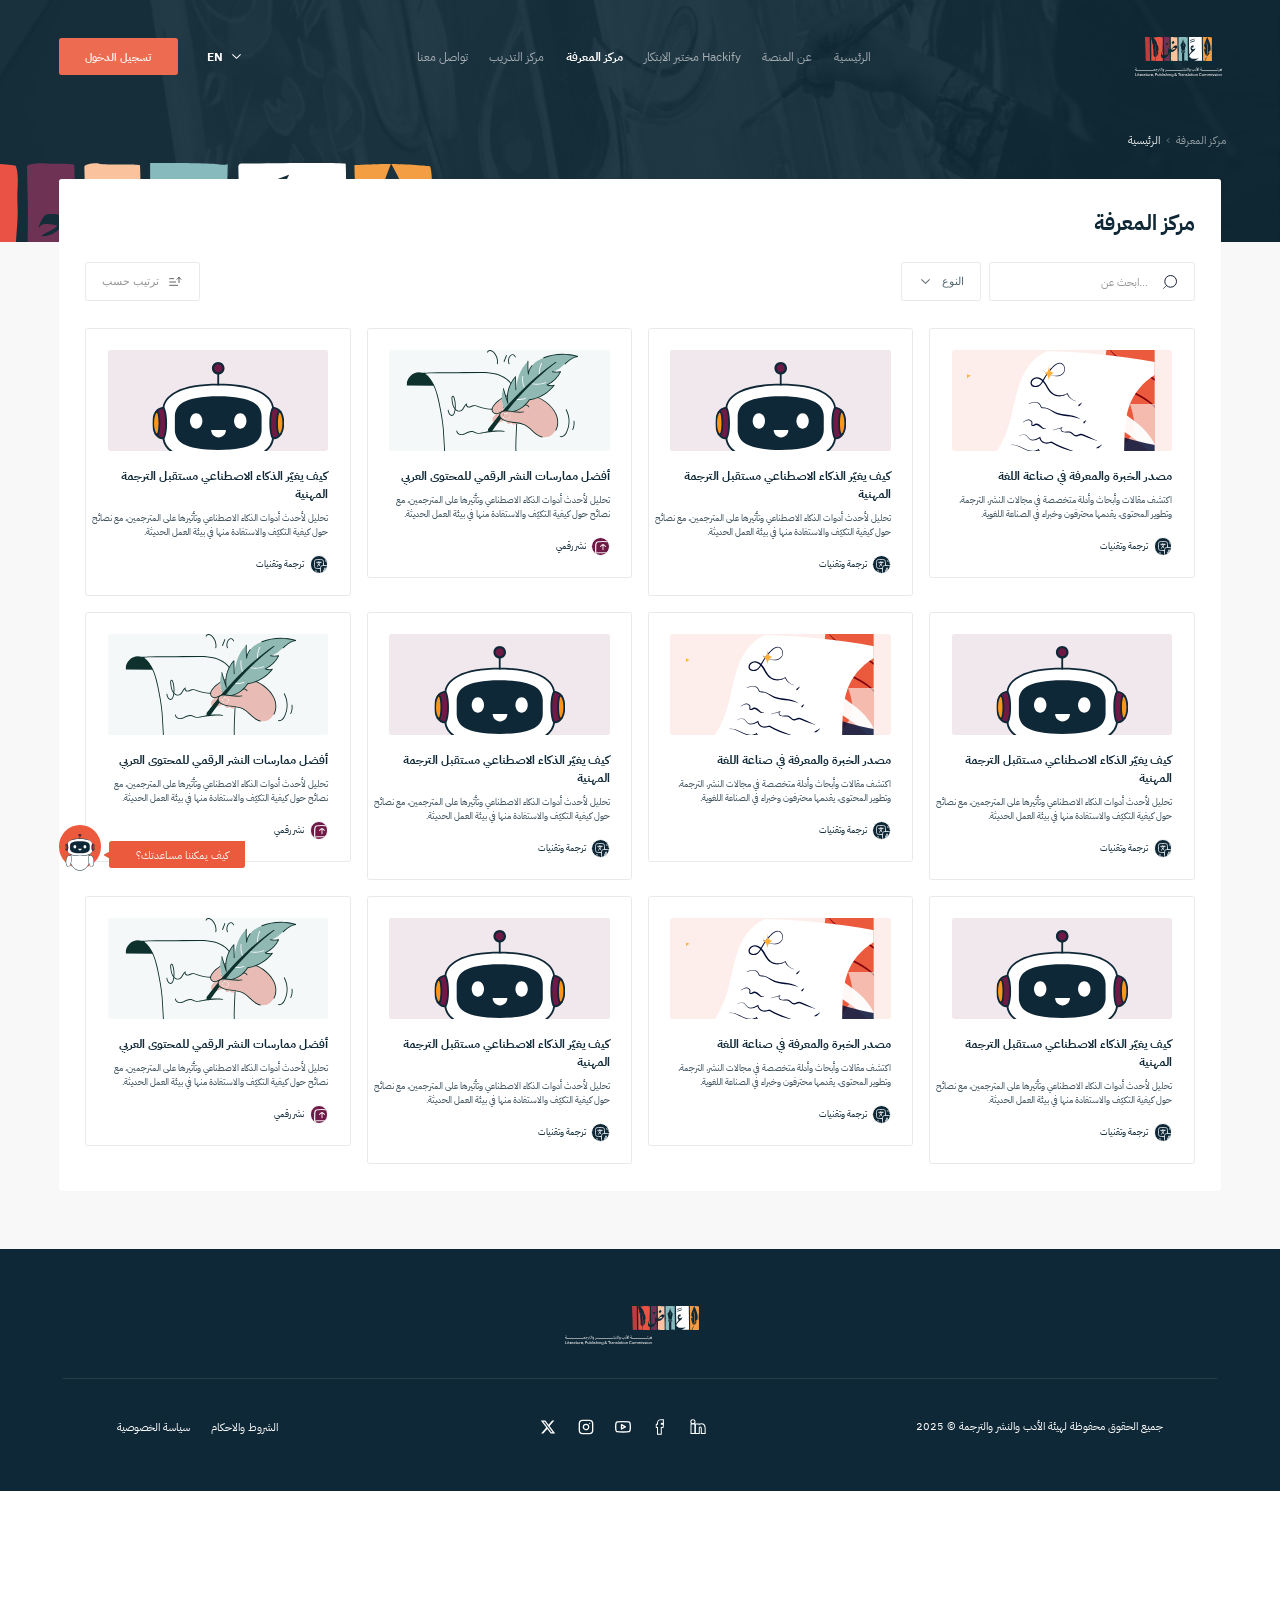
<file: knowledge.html>
<!DOCTYPE html>
<html lang="ar" dir="ltr">
<head>
<meta charset="UTF-8">
<link rel="icon" href="assets/94823.svg">
<title>مركز المعرفة — طاقم LPT</title>
<link rel="preconnect" href="https://fonts.googleapis.com">
<link rel="preconnect" href="https://fonts.gstatic.com" crossorigin>
<link href="https://fonts.googleapis.com/css2?family=IBM+Plex+Sans+Arabic:wght@400;700&display=swap" rel="stylesheet">
<link rel="stylesheet" href="tokens.css">
<link rel="stylesheet" href="shared.css">
<link rel="stylesheet" href="screens.css">
<link rel="stylesheet" href="chatbot.css">
</head>
<body>

<div class="i-page">

  <!-- ===== 18:3329 Banner ===== -->
  <div class="i-banner">
    <div class="i-banner__bg"><img src="assets/14e7e.png" alt=""></div>
    <div class="i-banner__strip"><img src="assets/03649.svg" alt="" style="width:100%;height:100%"></div>

    <!-- 18:3331 breadcrumb -->
    <div class="i-banner__breadcrumb">
      <span class="cur">مركز المعرفة</span>
      <span class="chev"><img src="assets/524b4.svg" alt=""></span>
      <a href="home.html" class="back">الرئيسية</a>
    </div>

    <!-- 18:3350 navbar -->
    <header class="nav">
      <div class="nav__left">
        <button class="btn-primary" id="loginBtn">تسجيل الدخول</button>
        <div class="nav__lang">EN <span class="caret"><img src="assets/731ff.svg" alt=""></span></div>
      </div>
      <nav class="nav__links">
        <a href="#" data-toast="قريباً: صفحة تواصل معنا">تواصل معنا</a>
        <a href="training.html">مركز التدريب</a>
        <a href="knowledge.html" class="is-active">مركز المعرفة</a>
        <a href="hackify-portal.html">مختبر الابتكار Hackify</a>
        <a href="#" data-toast="قريباً: عن المنصة">عن المنصة</a>
        <a href="home.html">الرئيسية</a>
      </nav>
      <div class="nav__logo">
        <img src="assets/94823.svg" alt="LPT" style="position:absolute;left:153px;top:0;width:101px;height:36px">
        <img src="assets/06218.svg" alt="هيئة الأدب والنشر والترجمة" style="position:absolute;left:138px;top:44px;width:131px;height:15.425px">
      </div>
    </header>
  </div>

  <!-- ===== 18:3827 Panel ===== -->
  <main class="i-panel">
    <div class="kb-head" style="display:flex;flex-direction:column;gap:32px;width:100%">
      <h1 class="i-panel__title">مركز المعرفة</h1>
      <div class="kb-controls">
        <!-- 18:3831 sort -->
        <button class="kb-control kb-control--sort" id="sortBtn">
          <p>ترتيب حسب</p><span class="ico"><img src="assets/e76a5.svg" alt=""></span>
        </button>
        <!-- 18:3834 group -->
        <div class="kb-group">
          <button class="kb-control" id="typeBtn">
            <span class="ico"><img src="assets/9aaaf.svg" alt=""></span><p>النوع</p>
          </button>
          <label class="kb-control kb-control--search"><span class="sr-only">ابحث في مركز المعرفة</span>
            <input type="text" id="kbSearch" placeholder="ابحث عن...">
            <span class="ico"><img src="assets/40377.svg" alt=""></span>
          </label>
        </div>
      </div>
    </div>

    <!-- 18:3841 Grid -->
    <div class="kb-grid" id="kbGrid"></div>
  </main>

  <!-- ===== 18:3587 Footer ===== -->
  <footer class="footer" style="position:relative;margin-top:88px">
    <div class="footer__logo">
      <img src="assets/94823.svg" alt="LPT" style="position:absolute;left:101px;top:0;width:101px;height:36px">
      <img src="assets/06218.svg" alt="هيئة الأدب والنشر والترجمة" style="position:absolute;left:0;top:44px;width:131px;height:15.425px">
    </div>
    <div class="footer__bottom">
      <div class="footer__links">
        <span>سياسة الخصوصية</span>
        <span>الشروط والاحكام</span>
      </div>
      <div class="footer__social">
        <img src="assets/1ade5.svg" alt="X"><img src="assets/b4548.svg" alt="Instagram"><img src="assets/f7675.svg" alt="YouTube"><img src="assets/4707e.svg" alt="Facebook"><img src="assets/b2047.svg" alt="LinkedIn">
      </div>
      <p class="footer__copy">جميع الحقوق محفوظة لهيئة الأدب والنشر والترجمة © 2025</p>
    </div>
  </footer>
</div>

<!-- 18:4592 robot FAB -->
<div class="chatbot-launch">
  <a class="chatbot-fab" href="chatbot.html" data-chat-fab title="المساعد الذكي"><img src="assets/b16b0.svg" alt=""></a>
  <div class="chatbot-label">
    <img class="tail" src="assets/5a200.svg" alt="">
    كيف يمكننا مساعدتك؟
  </div>
</div>

<!-- login overlay (shared) -->
<div class="overlay" id="loginOverlay" role="dialog" aria-modal="true" aria-labelledby="loginTitle">
  <div class="credentials">
    <div class="credentials__head">
      <button type="button" class="close" data-close="loginOverlay" aria-label="إغلاق">✕</button>
      <div class="credentials__logo"><img src="assets/94823.svg" alt="LPT"></div>
      <div class="credentials__title" id="loginTitle">تسجيل الدخول</div>
      <p class="credentials__sub">ادخل إلى حسابك للوصول إلى محتوى المنصة ودورات التدريب ومختبر الابتكار.</p>
    </div>
    <div class="credentials__body">
      <div class="credentials__tabs">
        <button type="button" class="is-active" data-role="user">مستخدم نهائي</button>
        <button type="button" data-role="admin">إدارة المنصة</button>
      </div>
      <div class="credentials__field">
        <label for="loginEmail">البريد الإلكتروني</label>
        <span class="cf-ico" aria-hidden="true"><svg width="20" height="20" viewBox="0 0 20 20" fill="none" stroke="currentColor" stroke-width="1.5" stroke-linecap="round" stroke-linejoin="round"><rect x="2.5" y="4.5" width="15" height="11" rx="2"/><path d="m3 6.5 7 4.5 7-4.5"/></svg></span>
        <input type="email" id="loginEmail" placeholder="name@lpt.sa" autocomplete="email">
      </div>
      <div class="credentials__field">
        <label for="loginPass">كلمة المرور</label>
        <span class="cf-ico" aria-hidden="true"><svg width="20" height="20" viewBox="0 0 20 20" fill="none" stroke="currentColor" stroke-width="1.5" stroke-linecap="round" stroke-linejoin="round"><rect x="4" y="8.5" width="12" height="8.5" rx="2"/><path d="M7 8.5V6a3 3 0 0 1 6 0v2.5"/></svg></span>
        <input type="password" id="loginPass" placeholder="••••••••" autocomplete="current-password">
        <button type="button" class="cf-eye" id="loginEye" aria-label="إظهار كلمة المرور" aria-pressed="false"><svg width="20" height="20" viewBox="0 0 20 20" fill="none" stroke="currentColor" stroke-width="1.5" stroke-linecap="round" stroke-linejoin="round"><path d="M2 10s3.4-5.5 8-5.5S18 10 18 10s-3.4 5.5-8 5.5S2 10 2 10Z"/><circle cx="10" cy="10" r="2.4"/></svg></button>
      </div>
      <div class="credentials__row">
        <label class="credentials__check"><input type="checkbox" id="loginRemember"> تذكرني</label>
        <button type="button" class="credentials__link" data-toast="سيتم إرسال رابط استعادة كلمة المرور إلى بريدك">نسيت كلمة المرور؟</button>
      </div>
      <p class="credentials__error" id="loginError" role="alert"></p>
      <button class="credentials__submit" id="loginSubmit">دخول</button>
      <p class="credentials__hint">نموذج تفاعلي — أي بيانات مقبولة لتجربة المسار.</p>
    </div>
  </div>
</div>
<div class="toast" id="toast" role="status" aria-live="polite" aria-atomic="true"></div>

<script src="flow.js"></script>
<script src="chat.js"></script>
<script src="knowledge.js"></script>
</body>
</html>
</file>
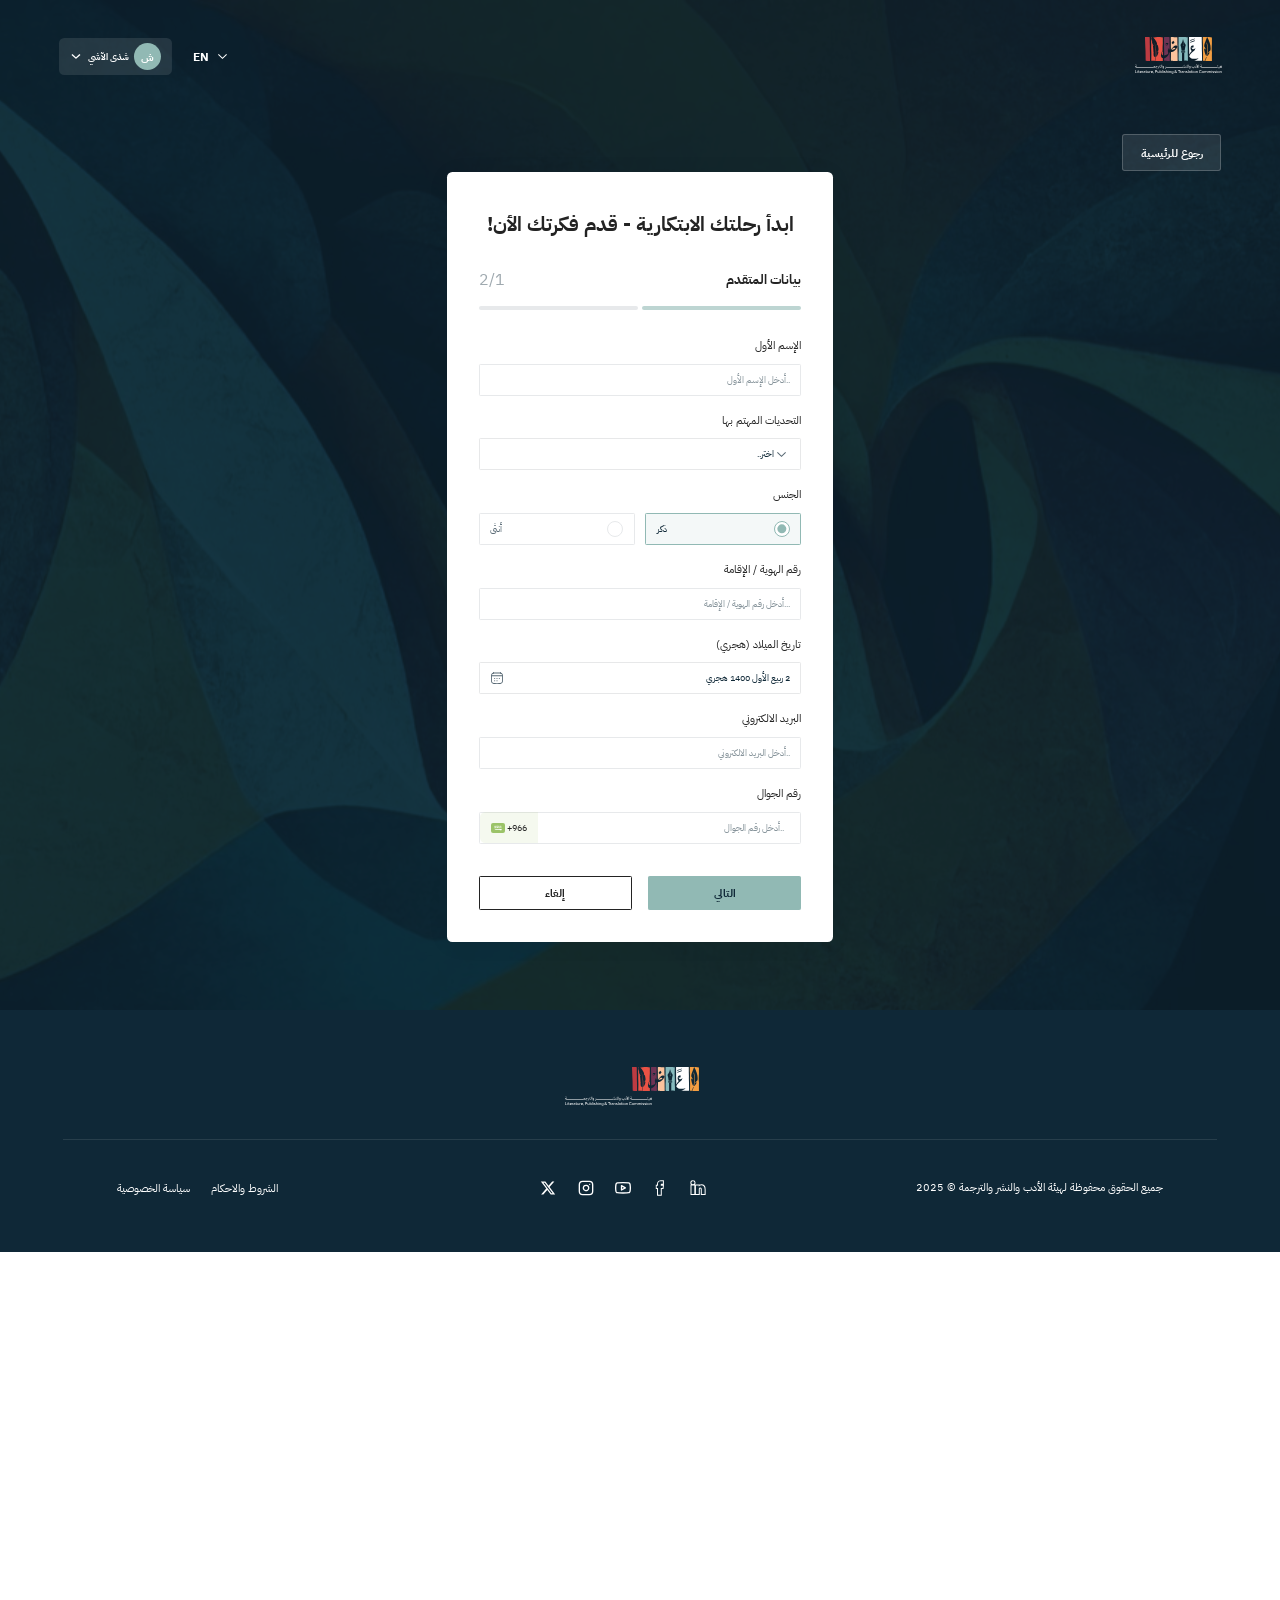
<file: submission.html>
<!DOCTYPE html>
<html lang="ar" dir="ltr">
<head>
<meta charset="UTF-8">
<link rel="icon" href="assets/94823.svg">
<title>نموذج التقديم — طاقم LPT</title>
<link rel="preconnect" href="https://fonts.googleapis.com">
<link rel="preconnect" href="https://fonts.gstatic.com" crossorigin>
<link href="https://fonts.googleapis.com/css2?family=IBM+Plex+Sans+Arabic:wght@400;700&display=swap" rel="stylesheet">
<link rel="stylesheet" href="tokens.css">
<link rel="stylesheet" href="shared.css">
<link rel="stylesheet" href="submission.css">
</head>
<body>

<div class="sf-page">

  <!-- ===== 18:8037 Hero ===== -->
  <section class="sf-hero">
    <div class="sf-hero__art"><img src="assets/0a268.jpg" alt=""></div>

    <!-- 18:8040 navbar -->
    <header class="sf-nav">
      <div class="sf-nav__left">
        <div class="sf-user">
          <span class="sf-user__chev"><img src="assets/61683.svg" alt=""></span>
          <span class="sf-user__name">شذى الآشي</span>
          <span class="sf-user__av">ش</span>
        </div>
        <div class="sf-nav__lang">EN <span class="caret"><img src="assets/731ff.svg" alt=""></span></div>
      </div>
      <div class="sf-nav__logo">
        <img src="assets/94823.svg" alt="LPT" style="position:absolute;left:153px;top:0;width:101px;height:36px">
        <img src="assets/86784.svg" alt="هيئة الأدب والنشر والترجمة" style="position:absolute;left:138px;top:40px;width:131px;height:15.425px">
      </div>
    </header>

    <!-- 18:8340 back to home -->
    <button class="sf-back" data-goto="hackify-portal.html">رجوع للرئيسية</button>

    <main id="main">
    <!-- ===== 18:8275 Form card ===== -->
    <form class="sf-card" id="sfForm">
      <div class="sf-inner">
        <h1 class="sf-title">ابدأ رحلتك الابتكارية - قدم فكرتك الأن!</h1>

        <div class="sf-form">
          <!-- 18:8286 step -->
          <div class="sf-step">
            <div class="sf-step__head">
              <span class="sf-step__n">2/1</span>
              <h2 class="sf-step__t">بيانات المتقدم</h2>
            </div>
            <div class="sf-progress"><span></span><span class="is-active"></span></div>
          </div>

          <!-- 18:8294 fields -->
          <div class="sf-fields">
            <div class="sf-field">
              <label class="sf-field__l" for="sfFirstName">الإسم الأول</label>
              <input class="sf-input" id="sfFirstName" type="text" placeholder="أدخل الإسم الأول.." required aria-describedby="sfError">
            </div>

            <div class="sf-field">
              <label class="sf-field__l" for="sfChallenge">التحديات المهتم بها</label>
              <div class="sf-select">
                <select id="sfChallenge" name="challenge">
                  <option value="">اختر..</option>
                  <option>هاكاثون الذكاء الاصطناعي والترجمة الإبداعية</option>
                  <option>تحدي النشر الرقمي التفاعلي</option>
                  <option>دعوة تجريبية: أرشفة المخطوطات</option>
                </select>
                <span class="sf-select__ico" aria-hidden="true"><img src="assets/9aaaf.svg" alt=""></span>
              </div>
            </div>

            <div class="sf-field">
              <span class="sf-field__l" id="sfGenderLabel">الجنس</span>
              <div class="sf-radio" id="sfGender" role="radiogroup" aria-labelledby="sfGenderLabel">
                <label class="sf-radio__opt">
                  <input type="radio" name="gender" value="f" class="sr-only">
                  <span>أنثى</span><span class="sf-radio__dot" aria-hidden="true"></span>
                </label>
                <label class="sf-radio__opt is-selected">
                  <input type="radio" name="gender" value="m" class="sr-only" checked>
                  <span>ذكر</span><span class="sf-radio__dot" aria-hidden="true"></span>
                </label>
              </div>
            </div>

            <div class="sf-field">
              <label class="sf-field__l" for="sfNationalId">رقم الهوية / الإقامة</label>
              <input class="sf-input" id="sfNationalId" type="text" placeholder="أدخل رقم الهوية / الإقامة...">
            </div>

            <div class="sf-field">
              <label class="sf-field__l" for="sfDate">تاريخ الميلاد (هجري)</label>
              <div class="sf-date">
                <span class="sf-date__ico" aria-hidden="true"><img src="assets/a5fd0.svg" alt=""></span>
                <input class="sf-date__v" id="sfDate" type="text" value="2 ربيع الأول 1400 هجري">
              </div>
            </div>

            <div class="sf-field">
              <label class="sf-field__l" for="sfEmail">البريد الالكتروني</label>
              <input class="sf-input" id="sfEmail" type="email" placeholder="أدخل البريد الالكتروني.." required aria-describedby="sfError" autocomplete="email">
            </div>

            <div class="sf-field">
              <label class="sf-field__l" for="sfPhone">رقم الجوال</label>
              <div class="sf-phone">
                <span class="sf-phone__cc"><img src="assets/275e7.svg" alt=""><span>+966</span></span>
                <input class="sf-phone__i" id="sfPhone" type="tel" placeholder="أدخل رقم الجوال.." required aria-describedby="sfError" autocomplete="tel">
              </div>
            </div>
          </div>

          <p class="sf-error" id="sfError" role="alert"></p>

          <!-- 18:8335 actions -->
          <div class="sf-actions">
            <button type="button" class="sf-btn-cancel" data-goto="hackify-portal.html">إلغاء</button>
            <button type="submit" class="sf-btn-next">التالي</button>
          </div>
        </div>
      </div>
    </form>
  </section>
    </main>

  <!-- ===== 18:8342 Footer ===== -->
  <footer class="footer">
    <div class="footer__logo">
      <img src="assets/94823.svg" alt="LPT" style="position:absolute;left:101px;top:0;width:101px;height:36px">
      <img src="assets/8cd69.svg" alt="هيئة الأدب والنشر والترجمة" style="position:absolute;left:0;top:44px;width:131px;height:15.425px">
    </div>
    <div class="footer__bottom">
      <div class="footer__links">
        <span>سياسة الخصوصية</span>
        <span>الشروط والاحكام</span>
      </div>
      <div class="footer__social">
        <img src="assets/1ade5.svg" alt="X"><img src="assets/b4548.svg" alt="Instagram"><img src="assets/f7675.svg" alt="YouTube"><img src="assets/4707e.svg" alt="Facebook"><img src="assets/b2047.svg" alt="LinkedIn">
      </div>
      <p class="footer__copy">جميع الحقوق محفوظة لهيئة الأدب والنشر والترجمة © 2025</p>
    </div>
  </footer>
</div>

<div class="toast" id="toast" role="status" aria-live="polite" aria-atomic="true"></div>

<script src="flow.js"></script>
<script>
/* Submission form interactions */
(function () {
  // gender radios (native inputs, visual state mirrored on the label)
  var gender = document.getElementById('sfGender');
  gender && gender.addEventListener('change', function () {
    gender.querySelectorAll('.sf-radio__opt').forEach(function (o) {
      var input = o.querySelector('input');
      o.classList.toggle('is-selected', !!(input && input.checked));
    });
  });

  // submit → success state (end of the Hackify flow)
  var form = document.getElementById('sfForm');
  form && form.addEventListener('submit', function (e) {
    e.preventDefault();
    var name = document.getElementById('sfFirstName').value.trim();
    var email = document.getElementById('sfEmail').value.trim();
    var phone = document.getElementById('sfPhone').value.trim();
    var err = document.getElementById('sfError');
    if (!name || !email || !phone) {
      if (err) { err.textContent = 'الرجاء تعبئة الاسم والبريد ورقم الجوال'; }
      ['sfFirstName', 'sfEmail', 'sfPhone'].forEach(function (id) {
        var el = document.getElementById(id);
        if (el) el.setAttribute('aria-invalid', 'true');
      });
      window.showToast && showToast('الرجاء تعبئة الاسم والبريد ورقم الجوال');
      return;
    }
    if (err) err.textContent = '';
    window.showToast && showToast('تم إرسال طلبك بنجاح — سنرسل النتيجة على بريدك', 'success');
    sessionStorage.setItem('lpt-submitted', '1');
    setTimeout(function () { location.href = 'hackify-portal.html'; }, 1400);
  });
})();
</script>
</body>
</html>
</file>
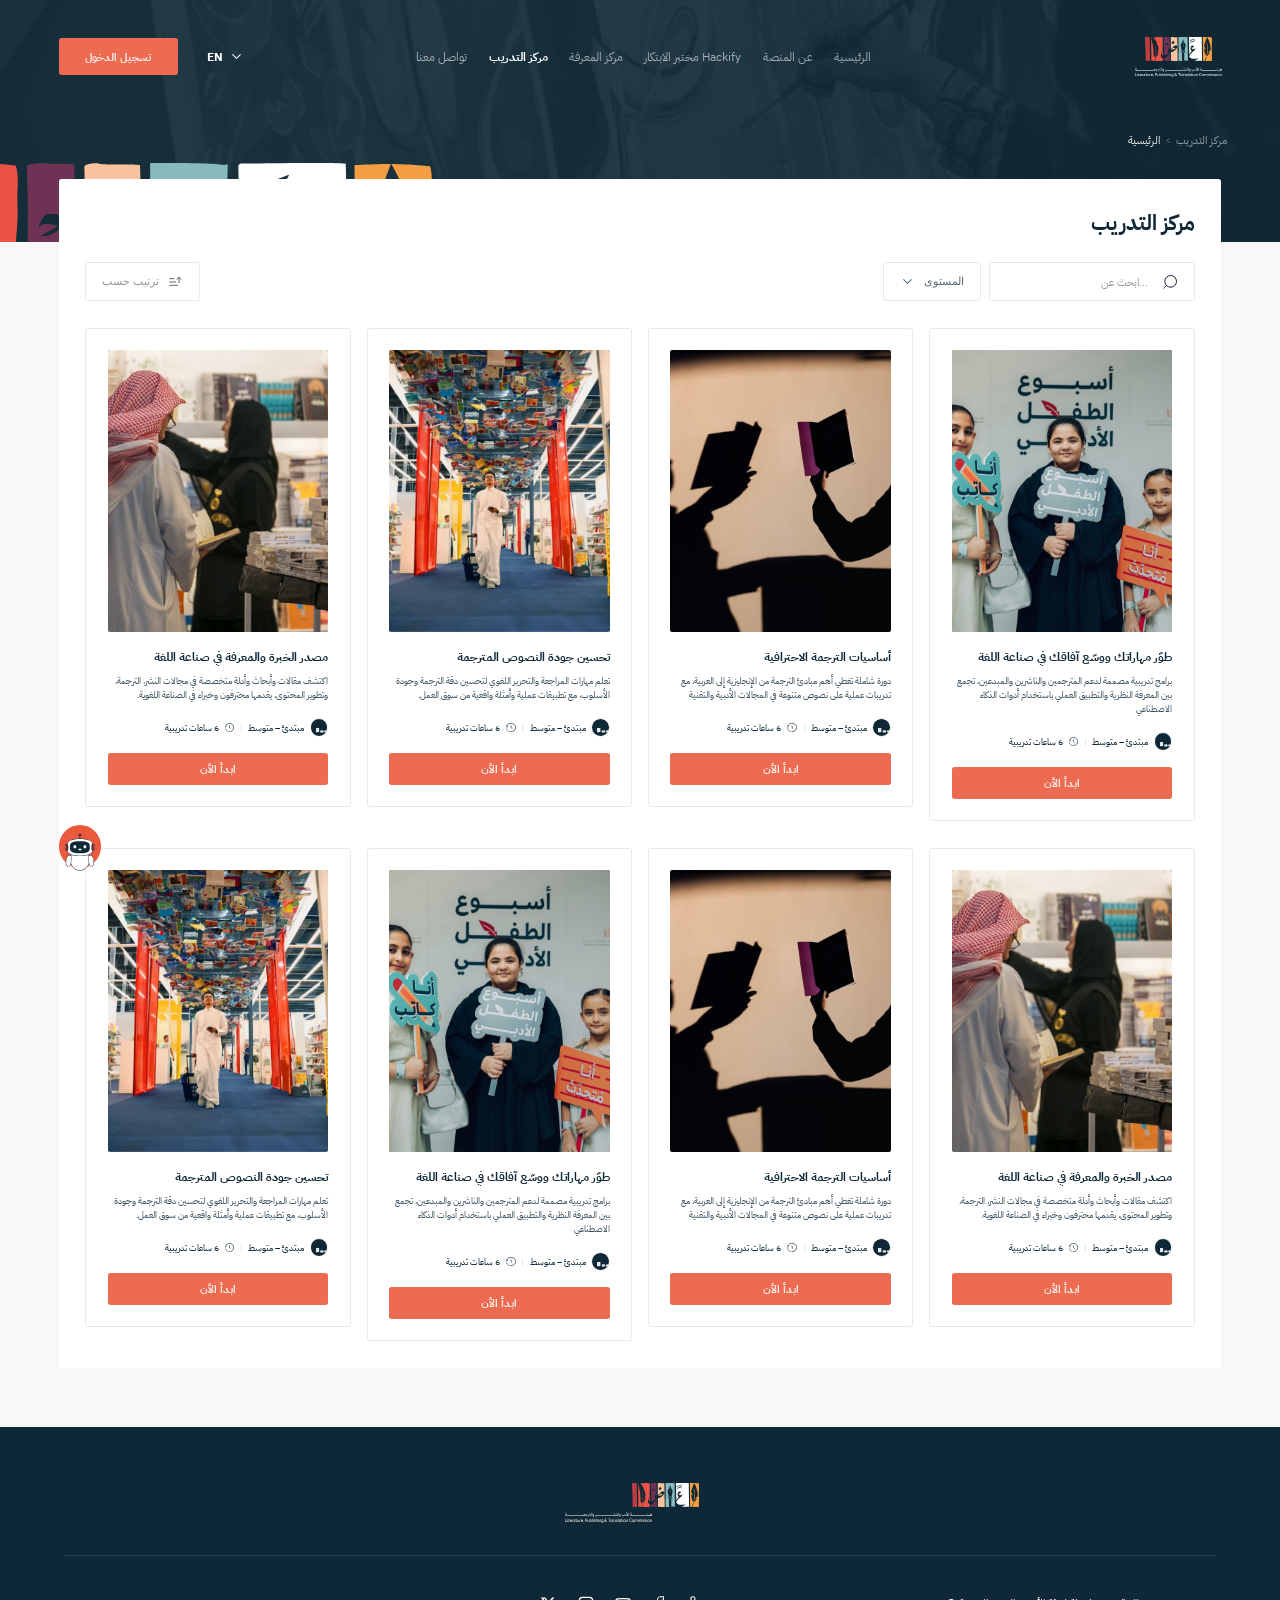
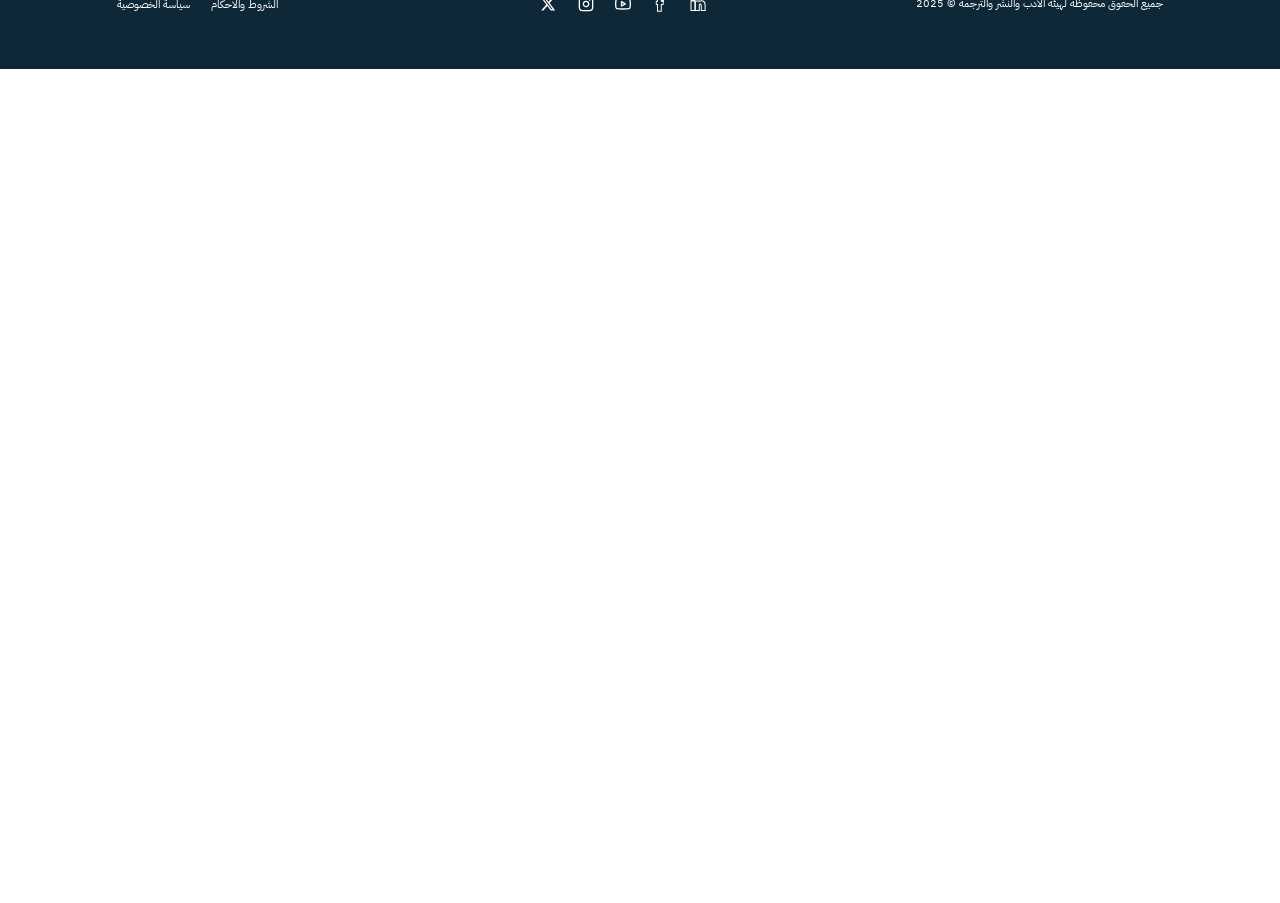
<file: training.html>
<!DOCTYPE html>
<html lang="ar" dir="ltr">
<head>
<meta charset="UTF-8">
<link rel="icon" href="assets/94823.svg">
<title>مركز التدريب — طاقم LPT</title>
<link rel="preconnect" href="https://fonts.googleapis.com">
<link rel="preconnect" href="https://fonts.gstatic.com" crossorigin>
<link href="https://fonts.googleapis.com/css2?family=IBM+Plex+Sans+Arabic:wght@400;700&display=swap" rel="stylesheet">
<link rel="stylesheet" href="tokens.css">
<link rel="stylesheet" href="shared.css">
<link rel="stylesheet" href="screens.css">
<link rel="stylesheet" href="training.css">
<style>
  /* 18:4625 strip asset (Frame4419) */
  .i-banner__strip img { width:100%; height:100%; }
</style>
<link rel="stylesheet" href="chatbot.css">
</head>
<body>

<div class="i-page">

  <!-- ===== 18:4626 Banner ===== -->
  <div class="i-banner">
    <div class="i-banner__bg"><img src="assets/14e7e.png" alt=""></div>
    <div class="i-banner__strip"><img src="assets/7d298.svg" alt="" style="width:100%;height:100%"></div>

    <!-- 18:4628 breadcrumb -->
    <div class="i-banner__breadcrumb">
      <span class="cur">مركز التدريب</span>
      <span class="chev"><img src="assets/524b4.svg" alt=""></span>
      <a href="home.html" class="back">الرئيسية</a>
    </div>

    <!-- 18:4647 navbar -->
    <header class="nav">
      <div class="nav__left">
        <button class="btn-primary" id="loginBtn">تسجيل الدخول</button>
        <div class="nav__lang">EN <span class="caret"><img src="assets/731ff.svg" alt=""></span></div>
      </div>
      <nav class="nav__links">
        <a href="#" data-toast="قريباً: صفحة تواصل معنا">تواصل معنا</a>
        <a href="training.html" class="is-active">مركز التدريب</a>
        <a href="knowledge.html">مركز المعرفة</a>
        <a href="hackify-portal.html">مختبر الابتكار Hackify</a>
        <a href="#" data-toast="قريباً: عن المنصة">عن المنصة</a>
        <a href="home.html">الرئيسية</a>
      </nav>
      <div class="nav__logo">
        <img src="assets/94823.svg" alt="LPT" style="position:absolute;left:153px;top:0;width:101px;height:36px">
        <img src="assets/06218.svg" alt="هيئة الأدب والنشر والترجمة" style="position:absolute;left:138px;top:44px;width:131px;height:15.425px">
      </div>
    </header>
  </div>

  <!-- ===== 18:5124 Panel ===== -->
  <main class="i-panel">
    <div class="kb-head" style="display:flex;flex-direction:column;gap:32px;width:100%">
      <h1 class="i-panel__title">مركز التدريب</h1>
      <div class="kb-controls">
        <!-- 18:5128 sort -->
        <button class="kb-control kb-control--sort" id="sortBtn">
          <p>ترتيب حسب</p><span class="ico"><img src="assets/e76a5.svg" alt=""></span>
        </button>
        <!-- 18:5131 group -->
        <div class="kb-group">
          <button class="kb-control" id="levelBtn">
            <span class="ico"><img src="assets/9aaaf.svg" alt=""></span><p>المستوى</p>
          </button>
          <label class="kb-control kb-control--search"><span class="sr-only">ابحث في الدورات التدريبية</span>
            <input type="text" id="tcSearch" placeholder="ابحث عن...">
            <span class="ico"><img src="assets/40377.svg" alt=""></span>
          </label>
        </div>
      </div>
    </div>

    <!-- 18:5138 / 18:5212 Grid: 2 rows × 4 cards -->
    <div class="tc-grid" id="tcGrid"></div>
  </main>

  <!-- ===== 18:4884 Footer ===== -->
  <footer class="footer" style="position:relative;margin-top:88px">
    <div class="footer__logo">
      <img src="assets/94823.svg" alt="LPT" style="position:absolute;left:101px;top:0;width:101px;height:36px">
      <img src="assets/06218.svg" alt="هيئة الأدب والنشر والترجمة" style="position:absolute;left:0;top:44px;width:131px;height:15.425px">
    </div>
    <div class="footer__bottom">
      <div class="footer__links">
        <span>سياسة الخصوصية</span>
        <span>الشروط والاحكام</span>
      </div>
      <div class="footer__social">
        <img src="assets/1ade5.svg" alt="X"><img src="assets/b4548.svg" alt="Instagram"><img src="assets/f7675.svg" alt="YouTube"><img src="assets/4707e.svg" alt="Facebook"><img src="assets/b2047.svg" alt="LinkedIn">
      </div>
      <p class="footer__copy">جميع الحقوق محفوظة لهيئة الأدب والنشر والترجمة © 2025</p>
    </div>
  </footer>
</div>

<!-- 18:5287 robot FAB (63ad9.svg, no label on this page) -->
<div class="chatbot-launch">
  <a class="chatbot-fab" href="chatbot.html" data-chat-fab title="المساعد الذكي"><img src="assets/63ad9.svg" alt=""></a>
</div>

<!-- login overlay (shared) -->
<div class="overlay" id="loginOverlay" role="dialog" aria-modal="true" aria-labelledby="loginTitle">
  <div class="credentials">
    <div class="credentials__head">
      <button type="button" class="close" data-close="loginOverlay" aria-label="إغلاق">✕</button>
      <div class="credentials__logo"><img src="assets/94823.svg" alt="LPT"></div>
      <div class="credentials__title" id="loginTitle">تسجيل الدخول</div>
      <p class="credentials__sub">ادخل إلى حسابك للوصول إلى محتوى المنصة ودورات التدريب ومختبر الابتكار.</p>
    </div>
    <div class="credentials__body">
      <div class="credentials__tabs">
        <button type="button" class="is-active" data-role="user">مستخدم نهائي</button>
        <button type="button" data-role="admin">إدارة المنصة</button>
      </div>
      <div class="credentials__field">
        <label for="loginEmail">البريد الإلكتروني</label>
        <span class="cf-ico" aria-hidden="true"><svg width="20" height="20" viewBox="0 0 20 20" fill="none" stroke="currentColor" stroke-width="1.5" stroke-linecap="round" stroke-linejoin="round"><rect x="2.5" y="4.5" width="15" height="11" rx="2"/><path d="m3 6.5 7 4.5 7-4.5"/></svg></span>
        <input type="email" id="loginEmail" placeholder="name@lpt.sa" autocomplete="email">
      </div>
      <div class="credentials__field">
        <label for="loginPass">كلمة المرور</label>
        <span class="cf-ico" aria-hidden="true"><svg width="20" height="20" viewBox="0 0 20 20" fill="none" stroke="currentColor" stroke-width="1.5" stroke-linecap="round" stroke-linejoin="round"><rect x="4" y="8.5" width="12" height="8.5" rx="2"/><path d="M7 8.5V6a3 3 0 0 1 6 0v2.5"/></svg></span>
        <input type="password" id="loginPass" placeholder="••••••••" autocomplete="current-password">
        <button type="button" class="cf-eye" id="loginEye" aria-label="إظهار كلمة المرور" aria-pressed="false"><svg width="20" height="20" viewBox="0 0 20 20" fill="none" stroke="currentColor" stroke-width="1.5" stroke-linecap="round" stroke-linejoin="round"><path d="M2 10s3.4-5.5 8-5.5S18 10 18 10s-3.4 5.5-8 5.5S2 10 2 10Z"/><circle cx="10" cy="10" r="2.4"/></svg></button>
      </div>
      <div class="credentials__row">
        <label class="credentials__check"><input type="checkbox" id="loginRemember"> تذكرني</label>
        <button type="button" class="credentials__link" data-toast="سيتم إرسال رابط استعادة كلمة المرور إلى بريدك">نسيت كلمة المرور؟</button>
      </div>
      <p class="credentials__error" id="loginError" role="alert"></p>
      <button class="credentials__submit" id="loginSubmit">دخول</button>
      <p class="credentials__hint">نموذج تفاعلي — أي بيانات مقبولة لتجربة المسار.</p>
    </div>
  </div>
</div>
<div class="toast" id="toast" role="status" aria-live="polite" aria-atomic="true"></div>

<script src="flow.js"></script>
<script src="chat.js"></script>
<script src="training.js"></script>
</body>
</html>
</file>
<file: tokens.css>
/* ============================================================
   Hackify Prototype — Design tokens (exact from Figma variables)
   File: DVNjS8pMMkC1xkbOararnm  —  Section 18:9070 "هكيفاي"
   ============================================================ */
:root {
  /* Primary Color / Tangaroa */
  --tangaroa-100: #0F2837;
  --tangaroa-80:  #3F535F;
  --tangaroa-70:  #576873;
  --tangaroa-40:  #9FA9AF;
  --tangaroa-30:  #B7BFC3;
  --tangaroa-10:  #E7E9EB;

  /* Primary Color / Outrageous Orange (CTA) */
  --outr-100: #EB5A3C;
  --outr-90:  #ED6B50;
  --outr-30:  #F9CEC5;
  --outr-10:  #FDEEEB;

  /* Primary Color / Pompadour */
  --pomp-100: #6E1946;
  --pomp-30:  #D4BAC8;
  --pomp-10:  #F0E8EC;

  --romantic: #FAC39B;          /* Primary Color / Romantic / 100 */
  --guardsman: #A52C38;         /* Primary Color / Guardsman Red / 100 */
  --shadow-green: #91B9B4;      /* Primary Color / Shadow Green / 100 */
  --carrot: #FF9619;            /* Primary Color / Carrot Orange / 100 */

  /* Neutrals & accents */
  --white: #FFFFFF;
  --white-smoke: #F3F3F3;
  --brown-50: #F2F0EF;
  --green-50: #E9EEEC;
  --green-900: #0F241D;
  --neutral-200: #969493;
  --neutral-300: #666462;
  --neutral-500: #1A1714;
  --nero: #232323;
  --dark: #141B34;
  --primary-50: #E7E8E9;

  /* Type */
  --font-effra: "Effra", "IBM Plex Sans Arabic", "Segoe UI", Tahoma, sans-serif;
  --font-plex: "IBM Plex Sans Arabic", "Effra", "Segoe UI", Tahoma, sans-serif;
  --w-bold: 700;
  --w-regular: 400;

  /* Radii */
  --r-4: 4px;
  --r-6: 6.355px;
  --r-8: 8px;

  /* ---------- Motion (shared scale for every micro-interaction) ---------- */
  --ease-out: cubic-bezier(0.23, 1, 0.32, 1);
  --ease-in-out: cubic-bezier(0.77, 0, 0.175, 1);
  --ease-drawer: cubic-bezier(0.32, 0.72, 0, 1);
  --dur-press: 120ms;   /* button press feedback   */
  --dur-fast: 180ms;    /* hover / small popovers  */
  --dur-base: 240ms;    /* dropdowns, accordions   */
  --dur-slow: 320ms;    /* modals, panels          */
}
</file>
<file: shared.css>
/* ============================================================
   Hackify Prototype — Shared styles (navbar / footer / buttons /
   chatbot FAB / overlays) — exact values from Figma design
   ============================================================ */
* { margin: 0; padding: 0; box-sizing: border-box; }

html { -webkit-font-smoothing: antialiased; }

body {
  font-family: var(--font-effra);
  background: var(--white);
  min-width: 1920px;              /* fixed desktop canvas (as in Figma) */
  overflow-x: auto;
}

.page { position: relative; width: 1920px; margin: 0 auto; }

img { display: block; }
a { text-decoration: none; color: inherit; }
p { font-size: 16px; }

/* ---------- Buttons (18:1507 / 18:1746 pattern) ---------- */
.btn-primary {
  display: inline-flex; align-items: center; justify-content: center;
  background: var(--outr-90);
  color: var(--outr-10);
  font-family: var(--font-effra); font-weight: var(--w-bold);
  font-size: 16px; line-height: normal; text-align: center;
  padding: 16px 40px; border-radius: var(--r-4);
  border: 0; cursor: pointer; white-space: nowrap;
  transition: background .15s ease, transform .15s ease;
}
.btn-primary:hover { background: var(--outr-100); }
.btn-primary:active { transform: scale(.98); }
.btn-primary--fill { width: 236px; }

/* Flat news button (18:1776): #eb5a3c, 164x48, p8 */
.btn-news {
  display: flex; align-items: center; justify-content: center;
  background: var(--outr-100); color: var(--white);
  font-family: var(--font-effra); font-weight: var(--w-bold);
  font-size: 16px; line-height: 24px;
  height: 48px; padding: 8px; width: 164px;
  border: 0; cursor: pointer; white-space: nowrap;
}
.btn-news:hover { background: var(--outr-90); }

/* Arrow detail button (18:1801): #eb5a3c w244, arrow left + text */
.btn-arrow {
  display: flex; align-items: center; justify-content: center;
  gap: 12px; background: var(--outr-100); color: var(--white);
  font-family: var(--font-effra); font-weight: var(--w-bold);
  font-size: 16px; line-height: 48px; padding: 8px; width: 244px;
  border: 0; cursor: pointer;
}
.btn-arrow .arrow { width: 24px; height: 24px; transform: rotate(180deg) scaleY(-1); display: block; }
.btn-arrow .arrow img { width: 24px; height: 24px; }
.btn-arrow:hover { background: var(--outr-90); }
.btn-arrow--sm { width: 204px; }   /* story card variant */
.btn-arrow--sm .arrow { transform: rotate(180deg); }
.btn-arrow--white { background: var(--white); color: var(--tangaroa-100); }
.btn-arrow--white:hover { background: var(--outr-10); }

/* ---------- Navbar (18:1505 — home/hero navbar) ---------- */
.nav {
  position: absolute; top: 0; left: 50%; transform: translateX(-50%);
  width: 1920px;
  display: flex; align-items: center; justify-content: space-between;
  padding: 56px 88px 32px;
  z-index: 20;
}
.nav__left { display: flex; align-items: center; gap: 44px; }
.nav__lang { display: flex; align-items: center; gap: 8px; color: var(--white); font-weight: var(--w-bold); font-size: 18px; }
.nav__lang .caret { width: 24px; height: 24px; display: flex; align-items: center; justify-content: center; }
.nav__lang .caret img { width: 13.06px; height: 7.59px; transform: none; }
.nav__links { display: flex; align-items: center; gap: 32px; font-size: 18px; text-align: center; }
.nav__links a { color: rgba(255,255,255,.6); font-weight: var(--w-regular); }
.nav__links a.is-active { color: var(--white); font-weight: var(--w-bold); }
.nav__links a:hover { color: var(--white); }
.nav__logo { width: 268px; height: 58px; position: relative; display: flex; align-items: center; gap: 6px; }

/* Light navbar variant for inner pages (physical layout mirror-safe) */
.nav--light { position: relative; }

/* ---------- Chatbot FAB (18:2096–18:2101) ---------- */
.chatbot-launch {
  position: fixed; left: 88px; bottom: 48px; z-index: 90;
}
.chatbot-fab {
  width: 64px; height: 64px; border-radius: 10000px;
  background: var(--outr-100);
  border: 9px solid rgba(235, 90, 60, .3);
  display: flex; align-items: center; justify-content: center;
  cursor: pointer; box-sizing: border-box; padding: 0;
  transition: transform .15s ease; position: relative;
}
.chatbot-fab:hover { transform: scale(1.06); }
.chatbot-fab img { width: 44.668px; height: 60.741px; position: absolute;
  left: 50%; top: 50%; transform: translate(calc(-50% - .33px), calc(-50% + 10.29px)); }
.chatbot-label {
  position: absolute; left: 76px; top: 24px; height: 40px;
  background: var(--outr-100); color: var(--outr-10);
  font-family: var(--font-effra); font-weight: var(--w-regular); font-size: 16px;
  display: flex; align-items: center; padding: 0 24px 0 40px; white-space: nowrap;
  cursor: pointer; border-radius: var(--r-4) 0 var(--r-4) var(--r-4) ; 
}
.chatbot-label .tail { position: absolute; left: -8px; top: 50%; transform: translateY(-50%) rotate(-90deg); width: 12px; height: 12px; }
.chatbot-launch:hover .chatbot-label { opacity: 1; }

/* ---------- Footer (18:1856) ---------- */
.footer {
  position: absolute; bottom: 0; left: 0; width: 1920px; height: 363px;
  background: var(--tangaroa-100); display: flex; flex-direction: column; gap: 48px;
  align-items: center; justify-content: center; overflow: hidden;
}
.footer__logo { position: relative; width: 226px; height: 60px; }
.footer__bottom {
  width: 1730px; border-top: 1px solid rgba(255,255,255,.1); padding: 60px 80px 0;
  display: flex; align-items: center; justify-content: space-between;
}
.footer__links { display: flex; gap: 32px; align-items: center; font-size: 16px; color: var(--white); width: 319px; white-space: nowrap; }
.footer__social { display: flex; gap: 32px; align-items: center; }
.footer__social img { width: 24px; height: 24px; }
.footer__copy { font-size: 16px; color: var(--white); line-height: 1.3; text-align: right; white-space: nowrap; }

/* ---------- Overlays (login) ---------- */
.overlay {
  position: fixed; inset: 0; background: rgba(15, 40, 55, .72);
  display: none; align-items: center; justify-content: center; z-index: 200;
  backdrop-filter: blur(4px);
  opacity: 0; transition: opacity var(--dur-base) var(--ease-out);
}
.overlay.is-open { display: flex; opacity: 1; }

.credentials {
  width: 480px; background: var(--white); border-radius: 16px;
  overflow: hidden; box-shadow: 0 24px 80px rgba(15,40,55,.35);
  animation: credIn var(--dur-slow) var(--ease-out) both;
}
@keyframes credIn {
  from { opacity: 0; transform: translateY(10px) scale(.96); }
  to   { opacity: 1; transform: none; }
}

/* header */
.credentials__head {
  background: var(--tangaroa-100); color: var(--white);
  padding: 28px 32px 24px; position: relative;
  direction: rtl; text-align: right;   /* Arabic flows from the right */
}
.credentials__logo { width: 88px; height: 31px; margin-bottom: 14px; }
.credentials__logo img { width: 88px; height: 31px; }
.credentials__title { font-size: 22px; font-weight: var(--w-bold); line-height: 1.4; }
.credentials__sub { font-size: 14px; color: rgba(255, 255, 255, .7); margin-top: 6px; line-height: 1.6; }
.credentials__head .close {
  position: absolute; top: 24px; left: 24px; width: 36px; height: 36px;
  display: flex; align-items: center; justify-content: center;
  border: 0; border-radius: var(--r-4); background: rgba(255, 255, 255, .14);
  color: var(--white); font-size: 16px; cursor: pointer;
  transition: background var(--dur-fast) var(--ease-out), color var(--dur-fast) var(--ease-out),
              transform var(--dur-press) var(--ease-out);
}
.credentials__head .close:hover { background: rgba(255, 255, 255, .18); color: var(--white); }
.credentials__head .close:active { transform: scale(.94); }

.credentials__body { padding: 24px 32px 28px; display: flex; flex-direction: column; gap: 16px;
  direction: rtl; text-align: right; }

/* segmented tabs */
.credentials__tabs {
  display: flex; gap: 4px; background: var(--white-smoke);
  border-radius: 10px; padding: 4px; margin-bottom: 4px;
}
.credentials__tabs button {
  flex: 1; height: 44px; font-family: var(--font-effra); font-size: 15px; font-weight: var(--w-bold);
  border: 0; border-radius: 8px; cursor: pointer; background: transparent; color: var(--tangaroa-70);
  transition: background var(--dur-fast) var(--ease-out), color var(--dur-fast) var(--ease-out),
              box-shadow var(--dur-fast) var(--ease-out), transform var(--dur-press) var(--ease-out);
}
.credentials__tabs button:hover { color: var(--tangaroa-100); }
.credentials__tabs button:active { transform: scale(.98); }
.credentials__tabs button.is-active {
  background: var(--outr-90); color: var(--outr-10);
  box-shadow: 0 4px 12px rgba(237, 107, 80, .3);
}

/* fields */
.credentials__field { position: relative; display: flex; flex-direction: column; gap: 8px; }
.credentials__field label { font-size: 13px; color: var(--tangaroa-70); text-align: right; }
.credentials__field input {
  height: 56px; border: 1px solid var(--tangaroa-10); border-radius: 10px; padding: 0 48px 0 46px;
  font-family: var(--font-effra); font-size: 16px; color: var(--tangaroa-100);
  outline: none; width: 100%; background: var(--white); direction: rtl; text-align: right;
  transition: border-color var(--dur-fast) var(--ease-out), box-shadow var(--dur-fast) var(--ease-out);
}
.credentials__field input:focus {
  border-color: var(--outr-90); box-shadow: 0 0 0 3px rgba(237, 107, 80, .16);
}
.credentials__field .cf-ico {
  position: absolute; right: 16px; top: 50%; transform: translateY(-50%);
  width: 20px; height: 20px; color: var(--tangaroa-40); pointer-events: none;
}
.credentials__field .cf-eye {
  position: absolute; left: 14px; top: 50%; transform: translateY(-50%);
  width: 22px; height: 22px; color: var(--tangaroa-40); cursor: pointer; border: 0; background: none; padding: 0;
  transition: color var(--dur-fast) var(--ease-out), transform var(--dur-press) var(--ease-out);
}
.credentials__field .cf-eye:hover { color: var(--tangaroa-100); }
.credentials__field .cf-eye:active { transform: translateY(-50%) scale(.94); }

/* remember me / forgot password */
.credentials__row { display: flex; align-items: center; justify-content: space-between; font-size: 13px; }
.credentials__check { display: flex; align-items: center; gap: 8px; color: var(--tangaroa-70); cursor: pointer; direction: rtl; }
.credentials__check input { width: 16px; height: 16px; accent-color: var(--outr-90); cursor: pointer; }
.credentials__link { color: var(--outr-90); cursor: pointer; background: none; border: 0; font-family: var(--font-effra); font-size: 13px; }
.credentials__link:hover { text-decoration: underline; }

.credentials__error {
  color: var(--guardsman); font-size: 13px; text-align: right; display: none;
  background: rgba(165, 44, 56, .08); border: 1px solid rgba(165, 44, 56, .18);
  padding: 10px 12px; border-radius: 8px;
}
.credentials__error.is-shown { display: block; animation: shake 220ms var(--ease-out); }
@keyframes shake {
  0%, 100% { transform: translateX(0); }
  30% { transform: translateX(-4px); }
  60% { transform: translateX(4px); }
}
.credentials__submit {
  width: 100%; background: var(--outr-90); color: var(--outr-10); height: 56px;
  border: 0; border-radius: 10px; font-family: var(--font-effra); font-weight: var(--w-bold);
  font-size: 16px; cursor: pointer; margin-top: 4px;
  transition: background var(--dur-fast) var(--ease-out), transform var(--dur-press) var(--ease-out);
}
.credentials__submit:hover { background: var(--outr-100); }
.credentials__submit:active { transform: scale(.985); }
.credentials__hint { font-size: 12px; color: var(--tangaroa-70); text-align: center; }
.credentials__title, .credentials__sub { text-align: right; }

/* ---------- Toast ---------- */
.toast {
  position: fixed; right: 50%; transform: translateX(50%);
  bottom: 40px; background: var(--tangaroa-100); color: var(--white);
  font-family: var(--font-effra); font-size: 16px; font-weight: var(--w-bold);
  padding: 16px 32px; border-radius: 8px; z-index: 300;
  box-shadow: 0 12px 40px rgba(15,40,55,.3);
  opacity: 0; pointer-events: none; transition: opacity .25s ease;
}
.toast.is-visible { opacity: 1; }
.toast--success { background: var(--green-900); color: var(--green-50); }

a.action, button[data-goto] { cursor: pointer; }
a.action:hover { opacity: .92; }

/* ---------- Arabic text direction ----------
   The Figma canvas is a physical LTR map, but every Arabic copy block keeps
   RTL flow so lines wrap and justify from the right. */
.i-page p, .i-page h1, .i-page h2,
.page p, .page h1, .page h2,
.hk-page p, .hk-page h1, .hk-page h2,
.sf-page p, .sf-page h1, .sf-page h2,
.cb-page p, .cb-page h1, .cb-page h2,
.ad-page p, .ad-page h1, .ad-page h2 { direction: rtl; }

/* ---------- Accessibility helpers ---------- */
.sr-only {
  position: absolute; width: 1px; height: 1px; padding: 0; margin: -1px;
  overflow: hidden; clip: rect(0 0 0 0); white-space: nowrap; border: 0;
}

/* Visible focus for every interactive element */
a:focus-visible, button:focus-visible, input:focus-visible, select:focus-visible,
[tabindex]:focus-visible {
  outline: 2px solid var(--tangaroa-100); outline-offset: 2px; border-radius: 2px;
}
.hk-page a:focus-visible, .hk-page button:focus-visible, .hk-page input:focus-visible,
.sf-page a:focus-visible, .sf-page button:focus-visible, .sf-page input:focus-visible,
.sf-page select:focus-visible, .cb-page a:focus-visible, .cb-page button:focus-visible,
.cb-page input:focus-visible, .ad-page a:focus-visible, .ad-page button:focus-visible,
.ad-page input:focus-visible, .cb-panel a:focus-visible, .cb-panel button:focus-visible,
.cb-panel input:focus-visible {
  outline: 2px solid var(--white); outline-offset: 2px;
}

/* Reduced motion */
@media (prefers-reduced-motion: reduce) {
  *, *::before, *::after {
    animation-duration: .01ms !important; animation-iteration-count: 1 !important;
    transition-duration: .01ms !important; scroll-behavior: auto !important;
  }
}


/* ============================================================
   Micro-interactions
   Purpose: feedback + state indication (never decoration).
   Curves/durations come from the motion tokens in tokens.css.
   ============================================================ */

/* ---------- Button press feedback (100–160ms) ---------- */
.btn-primary, .btn-news, .btn-arrow, .tc-cta, .hk-btn-white, .hk-hero__cta,
.credentials__submit, .kb-control, .sf-actions button, .cb-question, .ad-btn-export {
  transition: background var(--dur-fast) var(--ease-out),
              color var(--dur-fast) var(--ease-out),
              border-color var(--dur-fast) var(--ease-out),
              box-shadow var(--dur-fast) var(--ease-out),
              transform var(--dur-press) var(--ease-out);
}
.btn-primary:active, .btn-news:active, .btn-arrow:active, .tc-cta:active,
.hk-btn-white:active, .hk-hero__cta:active, .credentials__submit:active,
.kb-control:active, .sf-actions button:active, .cb-question:active, .ad-btn-export:active {
  transform: scale(.97);
}

/* ---------- Hover states (pointer devices only) ---------- */
@media (hover: hover) and (pointer: fine) {
  .btn-arrow .arrow { transition: transform var(--dur-fast) var(--ease-out); }
  .btn-arrow:hover .arrow { transform: rotate(180deg) scaleY(-1) translateX(5px); }
  .btn-arrow--sm:hover .arrow { transform: translateX(5px); }

  .nav__links a { transition: color var(--dur-fast) var(--ease-out), opacity var(--dur-fast) var(--ease-out); }
  .nav__links a:hover { opacity: .85; }

  .kb-card:hover { transform: translateY(-3px); box-shadow: 0 10px 28px rgba(15,40,55,.10); }
  .tc-card:hover { transform: translateY(-3px); box-shadow: 0 10px 28px rgba(15,40,55,.10); }
  .cb-question:hover { background: var(--outr-10); }

  .chatbot-fab:hover { transform: scale(1.07); }
  .chatbot-label { transition: opacity var(--dur-fast) var(--ease-out), transform var(--dur-fast) var(--ease-out); }
  .chatbot-launch:hover .chatbot-label { transform: translateX(2px); }

  .cv-week__head:hover .cv-chev { opacity: .75; }
  .cb-send:hover { background: var(--outr-90); }
  .sf-radio__opt:hover { border-color: var(--shadow-green); }
}

/* ---------- Cards ---------- */
.kb-card, .tc-card {
  transition: transform var(--dur-fast) var(--ease-out), box-shadow var(--dur-fast) var(--ease-out);
}

/* ---------- Toast: transitions, not keyframes (can fire twice a second) ---------- */
.toast {
  opacity: 0; pointer-events: none; transform: translateY(12px);
  transition: opacity var(--dur-base) var(--ease-out), transform var(--dur-base) var(--ease-out);
}
.toast.is-visible { opacity: 1; transform: none; }

/* ---------- Chat panel: enter / exit ---------- */
.cb-panel {
  transition: opacity var(--dur-base) var(--ease-out), transform var(--dur-base) var(--ease-out);
}
.cb-panel.is-hidden {
  display: block; opacity: 0; transform: translateY(10px) scale(.97);
  pointer-events: none; visibility: hidden;
  transition: opacity var(--dur-fast) var(--ease-out), transform var(--dur-fast) var(--ease-out),
              visibility 0s linear var(--dur-fast);
}
.cb-panel.is-hidden * { visibility: hidden; }
.cb-panel:not(.is-hidden) { visibility: visible; }

/* chat thread expansion (accordion-style height) */
.cb-thread { max-height: 150px; overflow-y: auto; transition: max-height var(--dur-base) var(--ease-in-out); }
.cb-panel.is-expanded .cb-thread { max-height: 260px; }

/* message bubble entrance */
.cb-msg { animation: msgIn var(--dur-base) var(--ease-out) both; }
@keyframes msgIn {
  from { opacity: 0; transform: translateY(6px); }
  to   { opacity: 1; transform: none; }
}

/* ---------- Accordion (course weeks) ---------- */
.cv-week__body {
  display: grid; grid-template-rows: 0fr;
  transition: grid-template-rows var(--dur-base) var(--ease-in-out);
}
.cv-week__body > * { overflow: hidden; }
.cv-week.is-open .cv-week__body { grid-template-rows: 1fr; }
.cv-chev { transition: transform var(--dur-base) var(--ease-in-out), opacity var(--dur-fast) var(--ease-out); }

/* ---------- Dropdown menus (trigger-anchored) ---------- */
.kb-menu {
  transform-origin: top center;
  animation: menuIn var(--dur-fast) var(--ease-out) both;
}
@keyframes menuIn {
  from { opacity: 0; transform: translateY(-6px) scale(.98); }
  to   { opacity: 1; transform: none; }
}
.kb-menu__item { transition: background var(--dur-fast) var(--ease-out); }

/* ---------- Form controls ---------- */
.sf-radio__dot::after { transition: transform var(--dur-fast) var(--ease-out); }
.sf-radio__opt { transition: background var(--dur-fast) var(--ease-out), border-color var(--dur-fast) var(--ease-out); }
.sf-input, .sf-select select, .sf-date__v, .cb-input, .hk-field__i {
  transition: border-color var(--dur-fast) var(--ease-out), box-shadow var(--dur-fast) var(--ease-out),
              background var(--dur-fast) var(--ease-out);
}
.cb-input:focus, .hk-field__i:focus { box-shadow: 0 0 0 3px rgba(237, 107, 80, .16); border-color: var(--outr-90); }

/* ---------- Filter chips ---------- */
.kb-control { transition: border-color var(--dur-fast) var(--ease-out), background var(--dur-fast) var(--ease-out); }
.kb-control:hover { border-color: var(--tangaroa-40); }
.kb-control[aria-expanded="true"] { border-color: var(--outr-90); color: var(--outr-90); }

/* ---------- Language switcher ---------- */
.nav__lang { cursor: pointer; }
</file>
<file: home.css>
/* ============================================================
   Home page — exact values from Figma node 18:1474
   Page coordinates: hero 0-1122, components 1122-2363,
   news 2363-3613, stories 3613-4809, footer 4809-5172
   ============================================================ */

/* ---------- Hero (18:1475) ---------- */
.hero {
  position: absolute; top: 0; left: 0; width: 1920px; height: 1122px;
  background: var(--tangaroa-100); overflow: hidden;
}

/* decorative strips */
.strip { position: absolute; top: 774px; height: 660.5px; width: 1853.069px; }
.strip--a { left: -855px; }             /* left: calc(50% - 888.47px), translated -50% */
.strip--b { left: 1028px; }             /* left: calc(50% + 994.53px), translated -50% */

.hero__art { position: absolute; left: -481px; bottom: -1px; width: 1790px; height: 977px; }
.hero__art img { width: 100%; height: 100%; object-fit: cover; pointer-events: none; }

/* hero copy (18:1742) */
.hero__copy {
  position: absolute; left: calc(50% + 522.5px); top: calc(50% - 109px);
  transform: translate(-50%, -50%);
  display: flex; flex-direction: column; gap: 64px; align-items: flex-end; justify-content: center;
  z-index: 5;
}
.hero__headline { display: flex; flex-direction: column; gap: 32px; align-items: flex-end; text-align: right; }
.hero__h1 { font-weight: var(--w-bold); color: var(--white); font-size: 100px; line-height: normal; white-space: nowrap; }
.hero__h2 { font-weight: var(--w-regular); color: var(--outr-100); font-size: 72px; line-height: normal; white-space: nowrap; }
.hero__p { font-size: 22px; color: rgba(255,255,255,.6); width: 663px; text-align: right; line-height: normal; }

/* ---------- Components section (18:1749) ---------- */
.components {
  position: absolute; top: 1122px; left: 0; width: 1920px; height: 1241px;
  background: rgba(243, 243, 243, .4); overflow: hidden;
}
.components__title {
  position: absolute; left: 50%; top: 203px; transform: translate(-50%, -50%);
  font-weight: var(--w-bold); font-size: 72px; color: var(--tangaroa-100); text-align: center; white-space: nowrap;
}
.components__row {
  position: absolute; left: 50%; top: 355px; transform: translateX(-50%);
  width: 1744px; height: 726px; display: flex; gap: 32px; align-items: center; justify-content: center;
}
.p-card {
  position: relative; width: 560px; height: 726px; border-radius: var(--r-8);
  display: flex; flex-direction: column; gap: 16px; align-items: flex-end; justify-content: flex-end;
  padding: 63px 48px; overflow: hidden; cursor: pointer; transition: transform .2s ease;
}
.p-card:hover { transform: translateY(-4px); }
.p-card--hackify { background: var(--tangaroa-100); }
.p-card--training { background: var(--pomp-100); }
.p-card--knowledge { background: var(--outr-100); }
.p-card__art { position: absolute; mix-blend-mode: luminosity; opacity: .3; }
.p-card__art img { position: absolute; inset: 0; width: 100%; height: 100%; object-fit: cover; }
.p-card__grad { position: absolute; left: 0; bottom: 115px; width: 560px; height: 386px; }
.p-card__title { position: relative; font-weight: var(--w-bold); font-size: 64px; line-height: normal; text-align: right; z-index: 2; }
.p-card__p { position: relative; font-size: 24px; line-height: normal; text-align: right; z-index: 2; }

/* ---------- News (18:1768) ---------- */
.news { position: absolute; top: 2363px; left: 0; width: 1920px; height: 1250px; background: var(--white); overflow: hidden; }
.news__head {
  position: absolute; left: 50%; top: 119px; transform: translateX(-50%);
  width: 1760px; display: flex; align-items: center; justify-content: space-between; text-align: right;
  color: var(--tangaroa-100);
}
.news__intro { font-size: 24px; width: 770px; line-height: 34px; text-align: right; }
.news__title { font-weight: var(--w-bold); font-size: 64px; line-height: 1.2; white-space: nowrap; }

.news__body {
  position: absolute; left: 80px; top: 339px; width: 1760px; height: 792px;
  display: flex; gap: 32px; align-items: flex-start;
}
.news__col { display: flex; flex-direction: column; gap: 24px; height: 100%; width: 744px; }
.news__item { display: flex; flex: 1 0 0; gap: 32px; align-items: center; overflow: hidden; min-height: 0; width: 100%; }
.news__txt { display: flex; flex-direction: column; gap: 32px; align-items: flex-end; width: 356px; text-align: right; }
.news__t { display: flex; flex-direction: column; gap: 8px; font-weight: var(--w-bold); font-size: 20px; line-height: 26px; color: var(--tangaroa-100); white-space: nowrap; }
.news__e { font-size: 16px; line-height: 24px; color: var(--tangaroa-70); width: 334px; text-align: right; }
.news__img { position: relative; height: 262px; width: 372px; flex-shrink: 0; }
.news__img.rounded, .news__img.rounded img,
.news__img.rounded .news__imggrad { border-radius: 0 0 0 4px; border-radius: 0 4px 4px 0; }
.news__img img { position: absolute; inset: 0; width: 100%; height: 100%; object-fit: cover; }
.news__imggrad { position: absolute; inset: 0; background: linear-gradient(151.214deg, rgba(16,24,32,0) 9.6334%, rgba(16,24,32,.2) 78.088%); }

.news__feature { position: relative; flex: 1 0 0; display: flex; flex-direction: column; gap: 24px; height: 100%; padding-bottom: 24px; min-width: 0; }
.news__feature__img { position: relative; height: 792px; width: 100%; }
.news__feature__img img { position: absolute; inset: 0; width: 100%; height: 100%; object-fit: cover; }
.news__feature__grad { position: absolute; inset: 0; background: linear-gradient(166.626deg, rgba(16,24,32,0) 23.661%, rgba(16,24,32,.9) 70.488%); }
.news__feature__copy { position: absolute; left: 100px; top: 406px; display: flex; flex-direction: column; gap: 40px; align-items: flex-end; }
.news__feature__t { font-family: var(--font-plex); font-weight: var(--w-bold); font-size: 32px; line-height: 48px; color: var(--white); text-align: right; width: 820px; white-space: nowrap; }
.news__feature__e { font-family: var(--font-plex); font-weight: var(--w-regular); font-size: 16px; line-height: 30px; color: var(--white); width: 731px; text-align: right; }

/* ---------- Stories (18:1807) ---------- */
.stories { position: absolute; top: 3613px; left: 0; width: 1920px; height: 1196px; overflow: hidden; }
.stories__bg { position: absolute; left: -67px; top: 0; width: 2054px; height: 1196px; }
.stories__bg img { width: 100%; height: 100%; object-fit: cover; object-position: bottom; }
.stories__bg::after { content: ""; position: absolute; inset: 0; background: rgba(15, 40, 55, .9); }
.stories__head { position: absolute; z-index: 2; }
.stories__row { position: absolute; z-index: 2; }
.stories__pager { position: absolute; z-index: 2; }

.stories__head { position: absolute; left: calc(50% + 880px); top: 154px; transform: translateX(-100%); text-align: right; z-index: 2; }
.stories__kicker { font-size: 24px; color: rgba(255,255,255,.6); line-height: 68px; }
.stories__title { font-weight: var(--w-bold); font-size: 64px; color: var(--white); line-height: 68px; white-space: nowrap; }

.stories__row { position: absolute; left: -127px; top: 374px; display: flex; gap: 38.132px; align-items: center; transition: transform .35s ease; z-index: 2; }
.story-card { position: relative; height: 589.464px; border-radius: var(--r-6); background: #E39494; overflow: hidden; flex-shrink: 0; }
.story-card__img { position: absolute; top: 50%; left: 50%; transform: translate(-50%, -50%); }
.story-card__img img { position: absolute; inset: 0; width: 100%; height: 100%; object-fit: cover; }
.story-card__blend { position: absolute; left: -47.67px; top: 266.93px; width: 401.98px; height: 346.37px; mix-blend-mode: screen; }
.story-card__panel { position: absolute; left: 154.12px; top: 185px; width: 279.638px; height: 362.258px; }
.story-card__panel .btn-arrow { position: absolute; left: 47.67px; top: 246.27px; padding: 8px; gap: 12px; }
.story-card__title { position: absolute; left: 250.92px; top: 72.31px; transform: translate(-100%, -50%); font-weight: var(--w-bold); font-size: 38.132px; color: var(--white); line-height: 1.627; text-align: right; white-space: nowrap; }
.story-card__sub { position: absolute; left: 250.92px; top: 124.45px; transform: translate(-100%, -50%); font-size: 22.244px; color: rgba(255,255,255,.7); line-height: 1.627; text-align: right; white-space: nowrap; }
.story-card__panel .btn-arrow .arrow { transform: rotate(180deg) scaleY(-1); }

.stories__pager { position: absolute; left: 50%; bottom: 88px; transform: translateX(-50%); display: flex; gap: 8px; align-items: center; z-index: 2; }
.stories__pager button { width: 64px; height: 64px; border-radius: 1000px; padding: 8px; border: 0; cursor: pointer;
  display: flex; align-items: center; justify-content: center; }
.stories__next { background: var(--outr-100); }
.stories__prev { background: rgba(255,255,255,.1); }
/* 18:1851: orange (next) = flipped (left), ghost (prev) = unflipped (right) */
.stories__pager button.stories__prev .arrow-flip { transform: none; }
.stories__pager .arrow-flip, .stories__pager img { width: 24px; height: 24px; }
.stories__pager .arrow-flip { transform: rotate(180deg) scaleY(-1); display: block; }

/* ---------- Footer (18:1856) — moved to shared.css ---------- */
</file>
<file: chatbot.css>
/* ============================================================
   Chatbot (18:2133 closed / 18:2510 replies / 18:2919 reply)
   Frame 1920 x 1122 — home hero with a dark overlay + chat panel
   ============================================================ */

.cb-page { position: relative; width: 1920px; height: 1122px; background: var(--tangaroa-100); overflow: hidden; }
.cb-overlay { position: absolute; inset: 0; background: rgba(15, 40, 55, .7); z-index: 3; }

/* ---------- Chat panel (18:2441) ---------- */
.cb-panel {
  position: absolute; left: 88px; top: 504px; width: 378px; height: 430px;
  background: var(--white); border-radius: 8px; overflow: hidden; z-index: 10;
  box-shadow: 0 12px 40px rgba(15, 40, 55, .35);
}
.cb-panel.is-hidden { display: none; }
.cb-panel__deco { position: absolute; left: calc(50% - 251.43px); top: -91px; width: 141.149px; height: 396px; overflow: hidden; }
.cb-panel__deco img { width: 396px; height: 141.149px; transform: rotate(-90deg); transform-origin: top left; }

/* header (18:2456) */
.cb-head {
  position: absolute; top: 0; right: 0; width: 378px; background: var(--white-smoke);
  padding: 16px; display: flex; align-items: center; justify-content: space-between; overflow: hidden;
}
.cb-head__tools { display: flex; gap: 12px; align-items: center; }
.cb-head__tool { width: 20px; height: 20px; cursor: pointer; display: flex; align-items: center; justify-content: center; }
.cb-head__tool img { width: 20px; height: 20px; }
.cb-head__title { display: flex; gap: 8px; align-items: center; justify-content: flex-end; width: 206px; }
.cb-head__t { font-size: 16px; font-weight: var(--w-bold); line-height: 19.2px; color: var(--tangaroa-100); white-space: nowrap; }
.cb-head__av { width: 16px; height: 16px; border-radius: 2500px; background: var(--outr-100); overflow: hidden; position: relative; }
.cb-head__av img { position: absolute; left: 50%; top: calc(50% + 2.57px); transform: translate(-50%, -50%); width: 11.167px; height: 15.185px; }

/* empty state (18:2495) */
.cb-intro {
  position: absolute; left: calc(50% + .5px); top: 84px; transform: translateX(-50%);
  width: 121px; display: flex; flex-direction: column; gap: 12px; align-items: center; text-align: center;
}
.cb-intro__ico { width: 68px; height: 68px; display: flex; align-items: center; justify-content: center; }
.cb-intro__ico img { width: 60.917px; height: 58.084px; }
.cb-intro__t { font-size: 16px; font-weight: var(--w-bold); line-height: 19.2px; color: var(--tangaroa-100); white-space: nowrap; }

/* quick questions (18:2498) */
.cb-questions {
  position: absolute; left: calc(50% + .5px); top: 208px; transform: translateX(-50%);
  width: 201px; display: flex; flex-direction: column; gap: 12px; align-items: center;
}
.cb-question {
  min-height: 32px; padding: 8px 16px; border-radius: 1000px; background: var(--white-smoke);
  color: #000; font-family: var(--font-effra); font-size: 12px; line-height: 19.2px;
  display: flex; align-items: center; justify-content: center; cursor: pointer; border: 0;
  width: 100%; text-align: right; direction: rtl;
}
.cb-question:hover { background: var(--tangaroa-10); }

/* conversation (18:2510 / 18:2919) */
.cb-thread {
  position: absolute; left: 20px; top: 84px; width: 338px;
  display: flex; flex-direction: column; gap: 12px; align-items: flex-start;
}
.cb-msg {
  max-width: 100%; padding: 8px 16px; border-radius: 12px; font-size: 14px; line-height: 20px;
  background: var(--white-smoke); color: var(--tangaroa-100); text-align: right; direction: rtl;
}
.cb-msg--user { align-self: flex-end; background: var(--outr-10); }
.cb-msg--bot { align-self: flex-start; display: flex; gap: 8px; align-items: flex-start; background: transparent; padding: 0; }
.cb-msg--bot .cb-msg__bubble { background: var(--white-smoke); border-radius: 12px; padding: 8px 16px; }
.cb-msg__av { width: 62px; height: 62px; border-radius: 50%; overflow: hidden; flex-shrink: 0; position: relative; }
.cb-msg__av img { position: absolute; width: 72px; height: 72px; left: 50%; top: 50%; transform: translate(-50%, -50%); object-fit: cover; }

/* input row (18:2505) */
.cb-input-row {
  position: absolute; left: 20px; top: 371px; width: 338px; display: flex; gap: 8px; align-items: center;
}
.cb-send {
  width: 40px; height: 40px; border: 0; border-radius: var(--r-4); background: var(--outr-100);
  display: flex; align-items: center; justify-content: center; cursor: pointer; flex-shrink: 0;
}
.cb-send:hover { background: var(--outr-90); }
.cb-send img { width: 20px; height: 20px; }
.cb-input {
  flex: 1 0 0; min-width: 0; height: 40px; border: 1px solid var(--tangaroa-10); border-radius: var(--r-4);
  background: var(--white); padding: 0 16px; font-family: var(--font-effra); font-size: 14px;
  color: var(--tangaroa-100); outline: none; text-align: right; direction: rtl;
}
.cb-input::placeholder { color: var(--tangaroa-70); }
.cb-input:focus { border-color: var(--tangaroa-70); }

/* FAB (18:2409) */
.cb-fab {
  position: absolute; left: 88px; top: 974px; width: 64px; height: 64px; border-radius: 10000px;
  background: var(--outr-100); border: 9px solid rgba(235, 90, 60, .3); overflow: hidden;
  display: flex; align-items: center; justify-content: center; cursor: pointer; z-index: 11;
}
.cb-fab img { position: absolute; left: calc(50% - .33px); top: calc(50% + 10.29px);
  transform: translate(-50%, -50%); width: 44.668px; height: 60.741px; }

/* ---------- Widget mode (opens inside any page) ---------- */
.cb-panel.is-widget { position: fixed; left: 88px; bottom: 128px; top: auto; z-index: 120; }
.cb-panel.is-widget .cb-thread { max-height: 250px; overflow-y: auto; }
.chatbot-launch .chatbot-fab { cursor: pointer; border: 0; padding: 0; }
</file>
<file: screens.css>
/* ============================================================
   Knowledge Center (18:3328) — inner page structure shared by
   all later inner screens (banner, panel, cards, controls)
   ============================================================ */

/* Page shell (in-flow) */
.i-page { position: relative; width: 1920px; background: #F8F8F8; }
.i-banner {
  position: relative; width: 1920px; height: 363px; overflow: hidden;
  background: #012535;
}
.i-banner__bg { position: absolute; left: 50%; top: calc(50% - 43.5px); transform: translate(-50%, -50%); width: 1920px; height: 1118px; }
.i-banner__bg img { width: 100%; height: 100%; object-fit: cover; object-position: bottom; }
.i-banner__bg::after { content: ""; position: absolute; inset: 0; background: rgba(15, 40, 55, .9); }
.i-banner__strip { position: absolute; left: -10.42%; right: 66.25%; top: 67.49%; bottom: -50.76%; z-index: 1; }
.i-banner__breadcrumb {
  position: absolute; left: 1692px; top: 200px; z-index: 3;
  display: flex; flex-direction: row-reverse; gap: 4px; align-items: center; justify-content: flex-end;
  color: #E9EEEC; font-size: 16px; line-height: 21px;
}
.i-banner__breadcrumb .cur { color: rgba(233,238,236,.6); }
.i-banner__breadcrumb .chev { width: 16px; height: 16px; }
.i-banner__breadcrumb .chev img { width: 16px; height: 16px; }

/* Content panel (overlaps banner) */
.i-panel {
  position: relative; z-index: 4; width: 1744px; margin: -94px auto 0;
  background: var(--white); border-radius: var(--r-4);
  padding: 40px; display: flex; flex-direction: column; gap: 40px; align-items: stretch;
  overflow: hidden;
}
.i-panel__title { font-size: 32px; font-weight: var(--w-bold); color: var(--tangaroa-100); line-height: 1.627; text-align: right; }

/* Filter.Controls */
.kb-controls { display: flex; align-items: center; justify-content: space-between; width: 100%; }
.kb-control { display: flex; gap: 12px; align-items: center; justify-content: flex-end;
  background: var(--white); border: 1px solid var(--tangaroa-10); border-radius: var(--r-4);
  padding: 16px 24px; cursor: pointer; }
.kb-control .ico { width: 24px; height: 24px; flex-shrink: 0; display: flex; align-items: center; justify-content: center; }
.kb-control .ico img { width: auto; height: auto; max-width: 24px; max-height: 24px; }
.kb-control--sort p { font-size: 16px; line-height: 19.2px; color: var(--neutral-200); text-align: right; }
.kb-group { display: flex; gap: 12px; align-items: center; }
.kb-group .kb-control {}
.kb-group .kb-control p { font-size: 16px; line-height: 19.2px; color: var(--tangaroa-70); text-align: right; }
.kb-control--search { width: 309px; }
.kb-control--search input { border: 0; outline: none; font-family: var(--font-effra); font-size: 16px;
  color: var(--tangaroa-100); background: transparent; width: 100%; text-align: right; order: -1; padding: 0 8px 0 0; }
.kb-control--search input::placeholder { color: var(--neutral-200); }

.kb-grid { display: flex; flex-direction: column; gap: 24px; align-items: stretch; width: 100%; }
.kb-row { display: flex; gap: 24px; align-items: flex-start; width: 100%; }

/* Card */
.kb-card {
  flex: 1 0 0; min-width: 0; background: var(--white); border: 1px solid var(--tangaroa-10);
  border-radius: var(--r-4); padding: 32px; overflow: hidden; display: flex; flex-direction: column;
  gap: 24px; align-items: flex-end; justify-content: center; cursor: pointer;
  transition: box-shadow .2s ease, transform .2s ease;
}
.kb-card:hover { box-shadow: 0 8px 24px rgba(15,40,55,.08); transform: translateY(-2px); }
.kb-card__artcol { display: flex; flex-direction: column; gap: 24px; align-items: flex-end; justify-content: center; width: 100%; }
.kb-art { position: relative; height: 151px; border-radius: var(--r-4); overflow: hidden; width: 100%; }
.kb-art__c { position: absolute; transform: translateX(-50%); overflow: hidden; }
.kb-art__c img { position: absolute; inset: 0; width: 100%; height: 100%; object-fit: cover; }
.kb-art--f0e8ec { background: var(--pomp-10); }
.kb-art--f4f8f8 { background: #F4F8F8; }
.kb-art--fdeeeb { background: var(--outr-10); }
.kb-card__txt { display: flex; flex-direction: column; gap: 12px; align-items: flex-end; text-align: right; width: 100%; }
.kb-card__t { font-weight: var(--w-bold); font-size: 18px; color: var(--tangaroa-100); line-height: normal; text-align: right; }
.kb-card__t--min { width: min-content; min-width: 100%; }
.kb-card__e { font-size: 14px; color: var(--tangaroa-80); line-height: normal; text-align: right; width: 100%; }
.kb-card__e--nowrap { white-space: nowrap; width: auto; max-width: 100%; }
.kb-card__foot { display: flex; gap: 8px; align-items: center; justify-content: flex-end; width: 100%; }
.kb-card__cat { font-size: 14px; color: var(--tangaroa-100); line-height: normal; text-align: right; white-space: nowrap; order: -1; }
.kb-ico { width: 28px; height: 28px; border-radius: 198.582px; overflow: hidden; position: relative; flex-shrink: 0;
  border: 0.993px solid var(--white); }
.kb-ico__sym { position: absolute; width: 24px; height: 24px; left: calc(50% + 4px); top: calc(50% + 4px);
  transform: translate(-50%, -50%); overflow: hidden; }
.kb-ico__sym img { position: absolute; inset: 0; width: 100%; height: 100%; }

/* Robot fab on knowledge page */
.chatbot-launch--inner {}
</file>
<file: course.css>
/* ============================================================
   Course View (18:5319) — تفاصيل الدورة
   ============================================================ */

/* Main panel (18:5833) */
.cv-panel {
  position: relative; z-index: 4;
  width: 1322px; height: 1472px; margin: -94px 0 0 88px;
  background: var(--white); border-radius: var(--r-4);
  padding: 40px; display: flex; flex-direction: column; align-items: flex-end;
  overflow: hidden;
}
.cv-panel__inner { display: flex; flex-direction: column; gap: 64px; align-items: flex-start; width: 100%; }
.cv-panel__top { display: flex; flex-direction: column; gap: 40px; align-items: flex-end; width: 100%; }

/* Section title + divider (18:5836 / 18:5867) */
.cv-sec { display: flex; flex-direction: column; gap: 24px; align-items: flex-end; width: 1238px; }
.cv-sec--wide { width: 100%; }
.cv-sec__t { font-size: 24px; font-weight: var(--w-bold); color: var(--tangaroa-100); line-height: 1.627; text-align: right; width: 100%; }
.cv-rule { width: 100%; height: 1px; background: var(--tangaroa-10); }

/* Intro (18:5839) — Arabic copy flows RTL inside the LTR canvas */
.cv-intro { display: flex; flex-direction: column; gap: 16px; align-items: flex-end; width: 100%; }
.cv-intro__h { font-size: 16px; font-weight: var(--w-bold); color: #6F7E87; line-height: 1.627; text-align: right; width: 100%; }
.cv-intro__p { font-size: 16px; font-weight: var(--w-regular); color: var(--tangaroa-100); line-height: 24px; text-align: justify; width: 100%; direction: rtl; }

/* Meta row (18:5842) */
.cv-meta { display: flex; gap: 64px; align-items: center; }
.cv-meta__item { display: flex; gap: 16px; align-items: center; }
.cv-meta__txt { display: flex; flex-direction: column; align-items: flex-end; text-align: right; }
.cv-meta__k { font-size: 14px; font-weight: var(--w-regular); color: var(--tangaroa-100); line-height: 1.627; }
.cv-meta__v { font-size: 16px; font-weight: var(--w-bold); color: var(--tangaroa-100); line-height: 1.627; }
.cv-meta__ico { padding: 16px; border-radius: 2px; display: flex; align-items: center; }
.cv-meta__ico img { width: auto; height: auto; max-width: 24px; max-height: 24px; }
.cv-meta__ico--lang { background: #F4F8F8; }
.cv-meta__ico--type { background: #FFF5E8; }
.cv-meta__ico--time { background: #F0E8EC; }
.cv-meta__ico--age  { background: var(--outr-10); }

/* Curriculum accordion (18:5871) */
.cv-curric { display: flex; flex-direction: column; gap: 24px; align-items: flex-end; width: 1123px; }
.cv-week { display: flex; flex-direction: column; gap: 8px; align-items: flex-end; width: 100%; }
.cv-week__head { display: flex; align-items: center; justify-content: space-between; width: 100%;
  background: none; border: 0; padding: 0; font: inherit; color: inherit; cursor: pointer; text-align: inherit; }
.cv-week__title { display: flex; gap: 32px; align-items: center; }
.cv-week__t { font-size: 18px; font-weight: var(--w-bold); color: var(--tangaroa-100); line-height: 1.627; text-align: right; white-space: pre; }
.cv-week__num {
  display: flex; align-items: center; justify-content: center;
  width: 56px; padding: 16px; border-radius: 100px;
  font-size: 20px; font-weight: var(--w-bold); line-height: 24px; text-align: center;
  background: var(--tangaroa-10); color: var(--tangaroa-100);
}
.cv-week__num--active { background: var(--outr-10); color: var(--outr-100); }
.cv-chev { width: 24px; height: 24px; cursor: pointer; transition: transform .2s ease; }
.cv-chev img { width: 13.06px; height: 7.59px; }
.cv-week.is-open .cv-chev { transform: rotate(180deg); }

.cv-week__body { display: none; flex-direction: column; gap: 16px; align-items: flex-end; padding: 0 96px; position: relative; width: 100%; }
.cv-week.is-open .cv-week__body { display: flex; }
.cv-lesson { display: flex; gap: 16px; align-items: center; justify-content: flex-end; width: 100%; }
.cv-lesson__d { font-size: 16px; color: var(--tangaroa-100); line-height: 1.627; white-space: nowrap; }
.cv-lesson__dot { width: 8px; height: 8px; border-radius: 100px; background: var(--tangaroa-10); flex-shrink: 0; }
.cv-lesson__t { font-size: 16px; color: var(--tangaroa-100); line-height: 1.627; text-align: right; white-space: nowrap; }
.cv-lesson__ico { width: 20px; height: 20px; flex-shrink: 0; }
.cv-lesson__ico img { width: auto; height: auto; max-width: 20px; max-height: 20px; }

/* Decorative vertical strips (18:5937)
   Figma absolute position = page x -188, y 903 → panel-relative (-276, 634) */
.cv-strips {
  position: absolute; left: -276px; top: 634px; width: 364px; height: 1021px;
  overflow: hidden; pointer-events: none; z-index: 0;
}
.cv-strips img {
  position: absolute; left: 50%; top: 50%;
  width: 1021px; height: 364px;
  transform: translate(-50%, -50%) rotate(90deg) scaleY(-1);
}

/* ---------- Right column (18:5951) ---------- */
.cv-side { position: absolute; z-index: 4; top: 269px; left: 1434px; width: 398px; height: 0; }
.cv-course { position: absolute; top: 0; left: 0; width: 398px; background: var(--white); border-radius: var(--r-4); padding: 32px; }

.cv-course { background: var(--white); border-radius: var(--r-4); padding: 32px; }
.cv-course__art { position: relative; height: 314px; width: 100%; overflow: hidden; }
.cv-course__art img { position: absolute; inset: 0; width: 100%; height: 100%; object-fit: cover; }
.cv-course__grad { position: absolute; inset: 0;
  background: linear-gradient(143.744deg, rgba(16,24,32,0) 9.6334%, rgba(16,24,32,.7) 78.088%); }
.cv-play {
  position: absolute; left: 50%; top: 129px; transform: translate(-50%, -50%);
  width: 56px; height: 56px;
  background: var(--outr-100); border: 9px solid rgba(235,90,60,.4);
  border-radius: 1000px; padding: 0; display: flex; align-items: center; justify-content: center;
  cursor: pointer; transition: transform var(--dur-press) var(--ease-out);
}
.cv-play:hover { transform: translate(-50%, -50%) scale(1.06); }
.cv-play svg { width: 16px; height: 18px; display: block; }
.cv-course__txt { display: flex; flex-direction: column; gap: 12px; align-items: flex-end; text-align: right; margin-top: 24px; }
.cv-course__t { font-size: 18px; font-weight: var(--w-bold); color: var(--tangaroa-100); line-height: normal; text-align: right; width: 100%; }
.cv-course__e { font-size: 14px; color: var(--tangaroa-80); line-height: normal; text-align: right; width: 100%; }
.cv-course__meta { display: flex; gap: 8px; align-items: center; justify-content: flex-end; margin-top: 24px; width: 100%; }
.cv-course__seg { display: flex; gap: 8px; align-items: center; justify-content: flex-end; }
.cv-course__mtxt { font-size: 14px; color: var(--tangaroa-100); line-height: normal; white-space: nowrap; }
.cv-course__clock { width: 16px; height: 16px; display: flex; align-items: center; justify-content: center; }
.cv-course__clock img { width: 14.333px; height: 14.333px; }
.cv-course__bar { font-size: 14px; color: var(--tangaroa-20, #CFD4D7); }
.cv-course__cta {
  margin-top: 24px; width: 100%; height: 48px; border: 0; border-radius: var(--r-4);
  background: var(--outr-90); color: var(--outr-10);
  font-family: var(--font-effra); font-weight: var(--w-bold); font-size: 16px; cursor: pointer;
}
.cv-course__cta:hover { background: var(--outr-100); }

/* Trainer card (18:6005) — Figma top 886 */
.cv-trainer { position: absolute; top: 617px; left: 0; width: 398px; background: var(--white); border-radius: var(--r-4); padding: 40px;
  display: flex; flex-direction: column; gap: 32px; align-items: center; }
.cv-trainer__h { font-size: 20px; font-weight: var(--w-bold); color: var(--green-900); line-height: 24px; text-align: center; }
.cv-trainer__body { display: flex; flex-direction: column; align-items: center; justify-content: center; width: 100%; }
.cv-trainer__col { display: flex; flex-direction: column; gap: 12px; align-items: center; }
.cv-trainer__av { width: 110px; height: 110px; border-radius: 780.142px; overflow: hidden;
  background: var(--tangaroa-100); border: 3.901px solid var(--white); position: relative; }
.cv-trainer__av img { position: absolute; left: 50%; top: calc(50% + 31.43px); transform: translate(-50%, -50%);
  width: 212.143px; height: 212.143px; object-fit: cover; }
.cv-trainer__id { display: flex; flex-direction: column; gap: 12px; align-items: center; }
.cv-trainer__name { font-size: 20px; font-weight: var(--w-bold); color: var(--green-900); text-align: center; }
.cv-trainer__role { font-size: 14px; color: rgba(0,0,0,.6); text-align: center; }
.cv-trainer__quote { font-size: 14px; color: rgba(0,0,0,.6); line-height: 18px; text-align: center; white-space: nowrap; }
.cv-trainer__btn { width: 100%; height: 48px; border: 0; border-radius: var(--r-4); background: var(--outr-10);
  color: var(--outr-100); font-family: var(--font-effra); font-weight: var(--w-bold); font-size: 16px; cursor: pointer; }
.cv-trainer__btn:hover { background: var(--outr-30); }

/* Reviews (18:5971) — Figma top 1364 */
.cv-reviews { position: absolute; top: 1095px; left: 0; width: 398px; display: flex; flex-direction: column; gap: 24px; align-items: flex-start; }
.cv-reviews__h { font-size: 16px; font-weight: var(--w-bold); color: var(--tangaroa-100); line-height: 1.627; text-align: right; width: 100%; }
.cv-reviews__card { background: var(--white); border-radius: var(--r-4); padding: 24px;
  display: flex; flex-direction: column; align-items: center; gap: 24px; width: 100%; }
.cv-reviews__list { display: flex; flex-direction: column; gap: 16px; align-items: flex-start; width: 100%; }
.cv-review { display: flex; gap: 16px; align-items: center; justify-content: flex-end; width: 100%; position: relative; }
.cv-review__txt { display: flex; flex: 1 0 0; flex-direction: column; gap: 4px; align-items: flex-end; line-height: 18px; text-align: right; min-width: 0; }
.cv-review__n { font-size: 14px; color: var(--neutral-300); width: 100%; }
.cv-review__t { font-size: 16px; color: var(--green-900); width: 100%; }
.cv-review__av { width: 48px; height: 48px; border-radius: 1000px; overflow: hidden; flex-shrink: 0; }
.cv-review__av img { width: 100%; height: 100%; object-fit: cover; }
.cv-review__badge {
  position: absolute; left: 289px; top: 26px; width: 28px; height: 28px;
  border-radius: 1000px; border: 2px solid var(--white); overflow: hidden;
  display: flex; align-items: center; justify-content: center;
}
.cv-review__badge img { width: 16px; height: 16px; }
.cv-review__badge--chat { background: var(--shadow-green); }
.cv-review__badge--heart { background: #DE4949; }
.cv-reviews__rule { width: 100%; height: 1px; background: rgba(0,0,0,.1); }
.cv-reviews__more { display: flex; gap: 8px; align-items: center; justify-content: flex-end; cursor: pointer;
  background: none; border: 0; padding: 0; font: inherit; color: inherit; }
.cv-reviews__more span { font-size: 14px; line-height: 24px; color: var(--outr-100); }
.cv-reviews__more i { width: 24px; height: 24px; display: block; transform: rotate(180deg) scaleY(-1); }
.cv-reviews__more img { width: 24px; height: 24px; }
</file>
<file: hackify.css>
/* ============================================================
   Hackify Portal (18:6052) — frame 1920 x 4604
   ============================================================ */

.hk-page { position: relative; width: 1920px; height: 4604px; background: var(--white); }

/* ---------- Hero (18:6053) ---------- */
.hk-hero {
  position: absolute; top: 0; left: 0; width: 1920px; height: 1237px;
  background: var(--tangaroa-100); overflow: hidden;
}
.hk-hero__art {
  position: absolute; left: 50%; top: calc(50% + 39px); transform: translate(-50%, -50%);
  width: 2300.829px; height: 1315px; display: flex; align-items: center; justify-content: center;
  mix-blend-mode: overlay;
}
.hk-hero__art img {
  width: 1315px; height: 2300.829px; object-fit: cover; opacity: .3; transform: rotate(-90deg);
}
/* The "Whisk" layer in Figma is a soft organic shape (luminosity blend over the
   navy), not the people photo — the neo-memphis art alone produces the waves. */
.hk-hero__whisk { display: none; }
.hk-hero__photo {
  position: absolute; bottom: 89px; left: 50%; transform: translateX(-50%);
  width: 1688px; height: 501px; border-radius: 12px; overflow: hidden;
}
.hk-hero__photo img { position: absolute; height: 232.57%; width: 103.55%; left: -1.78%; top: -71.48%; object-fit: cover; max-width: none; }
.hk-hero__photo::after { content: ""; position: absolute; inset: 0; background: rgba(233, 82, 69, .1); }
.hk-hero__copy {
  position: absolute; top: 185px; left: calc(50% + .5px); transform: translateX(-50%);
  display: flex; flex-direction: column; gap: 48px; align-items: center; text-align: center; z-index: 3;
}
.hk-hero__title { font-size: 140px; font-weight: var(--w-bold); color: var(--white); line-height: 172px; white-space: nowrap; }
/* 18:6295 — title + description block, gap 24 */
.hk-hero__copy > div { display: flex; flex-direction: column; gap: 24px; align-items: center; }
.hk-hero__desc { font-size: 24px; font-weight: var(--w-regular); color: rgba(255, 255, 255, .7); width: 758px; line-height: 36.4px; }
/* 18:6058 — white login button (this page only), 51px tall like the Figma frame */
.hk-page .nav .btn-primary { background: var(--white); color: var(--tangaroa-100); height: 51px; padding: 0 40px; align-items: center; }
.hk-page .nav .btn-primary:hover { background: var(--outr-10); }
/* 18:6298 — CTA 236 x 51 */
.hk-hero__cta {
  width: 236px; height: 51px; padding: 0 40px; border: 0; border-radius: var(--r-4);
  background: var(--outr-100); color: var(--white);
  font-family: var(--font-effra); font-weight: var(--w-bold); font-size: 16px; cursor: pointer;
  display: flex; align-items: center; justify-content: center;
}
.hk-hero__cta:hover { background: var(--outr-90); }

/* ---------- Section title (18:6578) ---------- */
.hk-sec-title {
  position: absolute; top: 1420.5px; left: calc(50% + 872px); transform: translate(-100%, -50%);
  font-size: 72px; font-weight: var(--w-bold); color: var(--tangaroa-100); line-height: 110.4px;
  white-space: nowrap; text-align: right; z-index: 5;
}

/* ---------- Challenges carousel (18:6579) ---------- */
.hk-challenges { position: absolute; left: -245px; top: 1540px; width: 2077px; height: 586px; }
.hk-challenge {
  position: absolute; top: 0; width: 671px; height: 586px; border-radius: var(--r-4); overflow: hidden;
  box-shadow: 0px 4px 48px 0px rgba(15, 40, 55, .2);
  display: flex; flex-direction: column; justify-content: center;
}
.hk-challenge__art {
  position: absolute; left: calc(50% - 61.5px); top: calc(50% + 46px); transform: translate(-50%, -50%);
  width: 824px; height: 824px; mix-blend-mode: difference; pointer-events: none;
}
.hk-challenge__art img { width: 100%; height: 100%; object-fit: cover; opacity: .2; }
.hk-challenge--orange .hk-challenge__art { left: calc(50% + .5px); top: 50%; width: 692px; height: 692px; }
.hk-challenge__body {
  position: relative; z-index: 2; display: flex; flex-direction: column; gap: 32px; align-items: flex-end;
  width: 575px; margin: 0 auto; color: var(--white);
}
.hk-challenge__tags { display: flex; gap: 8px; align-items: center; }
.hk-tag {
  display: flex; align-items: center; justify-content: center; height: 40px; padding: 8px;
  border-radius: 1000px; font-size: 20px; line-height: 36px; white-space: nowrap;
}
.hk-tag--carrot { background: rgba(255, 150, 25, .1); border: 1px solid var(--carrot); color: var(--carrot); }
.hk-tag--orange { background: rgba(235, 90, 60, .1); border: 1px solid var(--outr-100); color: var(--outr-100); }
.hk-tag--glass { background: rgba(255, 255, 255, .1); border: 1px solid var(--white); color: var(--white); backdrop-filter: blur(2px); }
.hk-challenge__deadline { font-size: 16px; line-height: 20px; color: var(--white); white-space: nowrap; }
.hk-challenge__main { display: flex; flex-direction: column; gap: 32px; align-items: flex-end; width: 100%; }
.hk-challenge__t { font-size: 56px; font-weight: var(--w-bold); line-height: 76.8px; color: var(--white); text-align: right; width: 575px; }
.hk-challenge__e { font-size: 20px; line-height: 36px; color: var(--white); text-align: right; }
.hk-btn-white {
  display: flex; align-items: center; justify-content: center; height: 56px; width: 281px; padding: 20px 8px;
  background: var(--white); color: #000; border: 0; border-radius: var(--r-4);
  font-family: var(--font-effra); font-weight: var(--w-bold); font-size: 16px; line-height: 24px;
  cursor: pointer; white-space: nowrap;
}
.hk-btn-white:hover { background: var(--outr-10); }

/* Carousel pager (18:6625) */
.hk-pager {
  position: absolute; left: 50%; transform: translateX(-50%); bottom: 2342px;
  display: flex; gap: 8px; align-items: center; z-index: 5;
}
.hk-pager button {
  width: 64px; height: 64px; border: 0; border-radius: 1000px; cursor: pointer;
  display: flex; align-items: center; justify-content: center; padding: 8px;
}
.hk-pager .is-next { background: var(--outr-100); }
.hk-pager .is-prev { background: rgba(235, 90, 60, .1); }
.hk-pager .arrow { display: block; width: 24px; height: 24px; transform: rotate(180deg) scaleY(-1); }
/* 18:6629: the ghost button carries a double flip → its arrow stays pointing right */
.hk-pager .is-prev .arrow { transform: none; }
.hk-pager img { width: 24px; height: 24px; }

/* ---------- Orange band (18:6630) ---------- */
.hk-band {
  position: absolute; top: 2363px; left: 50%; transform: translateX(-50%);
  width: 1616px; height: 665px; border-radius: 8px; overflow: hidden;
  background: var(--outr-100);
  display: flex; flex-direction: column; gap: 88px; align-items: flex-end; justify-content: flex-end;
  padding: 96px 96px 120px;
}
.hk-band__art {
  position: absolute; left: calc(50% + .5px); top: calc(50% + 121.5px); transform: translate(-50%, -50%);
  width: 2194.098px; height: 1254px; display: flex; align-items: center; justify-content: center;
  mix-blend-mode: multiply; pointer-events: none;
}
.hk-band__art img { width: 1254px; height: 2194.098px; object-fit: cover; opacity: .2; transform: rotate(-90deg); }
.hk-band__photo {
  position: absolute; left: -21px; bottom: -107px; width: 1375px; height: 750px; object-fit: cover; pointer-events: none;
}
.hk-band__copy { position: relative; z-index: 2; display: flex; flex-direction: column; gap: 32px; align-items: flex-end; width: 100%; }
.hk-band__t { font-size: 64px; font-weight: var(--w-bold); color: var(--outr-10); line-height: normal; text-align: right; }
.hk-band__e { font-size: 24px; font-weight: var(--w-regular); color: var(--outr-30); width: 551px; text-align: right; }
.hk-band__cta { position: relative; z-index: 2; width: 310px; height: 56px; border: 0; }

/* ---------- CTA section (18:6300) ---------- */
.hk-cta {
  position: absolute; top: 3188px; left: 0; width: 1920px; height: 1054px;
  background: var(--tangaroa-100); overflow: hidden;
}
.hk-cta__art {
  position: absolute; bottom: 0; left: calc(50% + 164px); transform: translateX(-50%);
  width: 2300.829px; height: 1315px; display: flex; align-items: center; justify-content: center;
  mix-blend-mode: overlay; pointer-events: none;
}
.hk-cta__art img { width: 1315px; height: 2300.829px; object-fit: cover; opacity: .1; transform: rotate(-90deg); }
.hk-cta__whisk { display: none; }
.hk-cta__photo {
  position: absolute; left: calc(50% - 457px); top: calc(50% + .5px); transform: translate(-50%, -50%);
  width: 776px; height: 843px; border-radius: 12px; overflow: hidden;
}
.hk-cta__photo img { position: absolute; height: 173.02%; width: 282.33%; left: -154.53%; top: -47.44%; object-fit: cover; max-width: none; }
.hk-cta__photo::after { content: ""; position: absolute; inset: 0; background: rgba(233, 82, 69, .1); }
.hk-cta__strips {
  position: absolute; bottom: -107px; left: 50%; transform: translateX(-50%);
  width: 1853px; height: 266px;
}
.hk-cta__strips img { width: 100%; height: 100%; }

/* Signup form (18:6318) — pinned to the Figma coordinates:
   copy at y0, fields block at y212, submit button at y377 */
.hk-form {
  position: absolute; left: 1245px; top: 147px; width: 587px; height: 645px;
  display: block; z-index: 3;
}
.hk-form__copy { position: absolute; top: 0; left: 0; right: 0; display: flex; flex-direction: column; gap: 24px; align-items: flex-end; }
.hk-form__t { font-size: 80px; font-weight: var(--w-bold); color: var(--white); line-height: 95px; text-align: right; width: 100%; white-space: nowrap; }
.hk-form__e { font-size: 24px; font-weight: var(--w-regular); color: rgba(255, 255, 255, .7); text-align: right; width: 100%; line-height: 29px; }
.hk-form__fields { position: absolute; top: 212px; left: 0; right: 0; display: flex; flex-direction: column; gap: 24px; align-items: flex-end; }
.hk-field { display: flex; flex-direction: column; gap: 16px; align-items: flex-end; width: 100%; }
.hk-field__l { font-size: 16px; font-weight: var(--w-regular); color: var(--white); text-align: right; width: 100%; }
.hk-field__i {
  width: 100%; height: 56px; border-radius: var(--r-4); border: 1px solid rgba(255, 255, 255, .1);
  background: rgba(255, 255, 255, .1); backdrop-filter: blur(2px);
  padding: 0 23px; color: var(--white); font-family: var(--font-effra); font-size: 16px; outline: none;
  direction: rtl; text-align: right;
}
.hk-field__i::placeholder { color: rgba(255, 255, 255, .5); direction: rtl; }
.hk-field__i:focus { border-color: rgba(255, 255, 255, .3); }
.hk-form__submit {
  position: absolute; top: 377px; right: 0; margin: 0;
  width: 293px; height: 56px; border: 0; border-radius: var(--r-4);
  background: var(--outr-100); color: var(--white);
  font-family: var(--font-effra); font-weight: var(--w-bold); font-size: 16px; cursor: pointer;
}
.hk-form__submit:hover { background: var(--outr-90); }
</file>
<file: submission.css>
/* ============================================================
   Hackify Submission Form (18:8036) — frame 1920 x 1878
   ============================================================ */

.sf-page { position: relative; width: 1920px; height: 1878px; background: var(--white); }

/* ---------- Hero (18:8037) ---------- */
.sf-hero { position: absolute; top: 0; left: 0; width: 1920px; height: 1516px; background: var(--tangaroa-100); overflow: hidden; }
.sf-hero__art {
  position: absolute; left: calc(50% + .5px); top: 0; transform: translateX(-50%);
  width: 2653px; height: 1516px; display: flex; align-items: center; justify-content: center;
  mix-blend-mode: overlay;
}
.sf-hero__art img { width: 1516px; height: 2653px; object-fit: cover; opacity: .3; transform: rotate(-90deg); }

/* navbar with the signed-in user chip (18:8040) */
.sf-nav { position: absolute; top: 0; left: 50%; transform: translateX(-50%); width: 1920px;
  display: flex; align-items: center; justify-content: space-between; padding: 56px 88px 32px; z-index: 5; }
.sf-user {
  display: flex; align-items: center; gap: 8px; background: rgba(255, 255, 255, .1);
  border-radius: 8px; padding: 8px 16px;
}
.sf-user__name { font-size: 14px; font-weight: var(--w-bold); line-height: 27px; color: var(--white); }
.sf-user__av { width: 40px; height: 40px; border-radius: 100px; background: var(--shadow-green);
  display: flex; align-items: center; justify-content: center; color: var(--white);
  font-size: 16px; font-weight: var(--w-bold); overflow: hidden; }
.sf-user__chev { width: 20px; height: 20px; }
.sf-user__chev img { width: 20px; height: 20px; }
.sf-nav__left { display: flex; gap: 32px; align-items: center; }
.sf-nav__lang { display: flex; align-items: center; gap: 8px; color: var(--white); font-weight: var(--w-bold); font-size: 18px; }
.sf-nav__lang .caret { width: 24px; height: 24px; display: flex; align-items: center; justify-content: center; }
.sf-nav__lang .caret img { width: 13.06px; height: 7.59px; }
.sf-nav__logo { width: 268px; height: 58px; position: relative; }
.sf-back {
  position: absolute; left: 1683px; top: 201px; height: 56px; padding: 8px;
  background: rgba(255, 255, 255, .1); border: 1px solid rgba(255, 255, 255, .2);
  border-radius: var(--r-4); color: var(--white); font-family: var(--font-effra);
  font-weight: var(--w-bold); font-size: 16px; line-height: 24px;
  display: flex; align-items: center; justify-content: center; width: 149px; cursor: pointer;
}
.sf-back:hover { background: rgba(255, 255, 255, .18); }

/* ---------- Form card (18:8275) ---------- */
.sf-card {
  position: absolute; left: 670px; top: 258px; width: 580px; min-height: 1087px;
  background: var(--white); border-radius: 8px; box-shadow: 0px 3px 35px 0px rgba(0, 0, 0, .05);
  padding: 64px 48px 48px; display: flex; flex-direction: column; gap: 56px; align-items: center;
  overflow: hidden; z-index: 4;
}
.sf-inner { display: flex; flex-direction: column; gap: 56px; align-items: center; width: 100%; }
.sf-title { font-size: 30px; font-weight: var(--w-bold); color: var(--nero); line-height: 28.8px; text-align: center; white-space: nowrap; }
.sf-form { display: flex; flex-direction: column; gap: 40px; align-items: flex-start; width: 100%; }

/* step header + progress (18:8286) */
.sf-step { display: flex; flex-direction: column; gap: 24px; align-items: flex-start; width: 100%; }
.sf-step__head { display: flex; align-items: center; justify-content: space-between; width: 100%; }
.sf-step__t { font-size: 20px; font-weight: var(--w-bold); color: var(--nero); line-height: 28.8px; text-align: right; }
.sf-step__n { font-size: 24px; font-weight: var(--w-regular); color: var(--tangaroa-40); line-height: 28.8px; }
.sf-progress { display: flex; gap: 5px; align-items: flex-start; width: 100%; }
.sf-progress span { flex: 1 0 0; height: 6px; min-width: 1px; border-radius: 100px; background: var(--tangaroa-10); }
.sf-progress span.is-active { background: #BDD5D2; }

/* fields (18:8294) */
.sf-fields { display: flex; flex-direction: column; gap: 24px; align-items: flex-start; width: 100%; }
.sf-field { display: flex; flex-direction: column; gap: 16px; align-items: flex-end; width: 100%; }
.sf-field__l { font-size: 16px; font-weight: var(--w-regular); color: var(--nero); line-height: normal; text-align: right; }
.sf-input, .sf-select {
  width: 100%; height: 48px; border-radius: 2px; border: 1px solid var(--tangaroa-10);
  background: var(--white); padding: 10px 16px; font-family: var(--font-effra); font-size: 14px;
  color: var(--tangaroa-100); outline: none; text-align: right;
}
.sf-input::placeholder { color: #87949B; }
.sf-input:focus, .sf-select:focus { border-color: var(--tangaroa-70); }
.sf-select {
  display: flex; align-items: center; justify-content: space-between; cursor: pointer;
  border-color: #E7E8E9; color: #87949B; position: relative;
}
.sf-select select {
  flex: 1 0 0; min-width: 0; height: 46px; border: 0; outline: none; background: transparent;
  font-family: var(--font-effra); font-size: 14px; color: var(--tangaroa-100);
  text-align: right; direction: rtl; padding: 0; appearance: none; -webkit-appearance: none;
}
.sf-select select:invalid { color: #87949B; }
.sf-select .sf-select__ico { width: 24px; height: 24px; display: flex; align-items: center; justify-content: center; }
.sf-select .sf-select__ico img { width: 13.06px; height: 7.59px; }

/* gender radio group (18:8306) */
.sf-radio { display: flex; gap: 16px; align-items: flex-start; width: 100%; }
.sf-radio__opt {
  flex: 1 0 0; min-width: 0; height: 48px; border-radius: 2px; border: 1px solid var(--tangaroa-10);
  background: var(--white); padding: 10px 16px; display: flex; align-items: center; justify-content: space-between;
  cursor: pointer; font-family: var(--font-effra); font-size: 14px; color: var(--tangaroa-70);
}
.sf-radio__dot { width: 24px; height: 24px; border-radius: 100px; background: var(--white);
  border: 1px solid var(--tangaroa-10); position: relative; flex-shrink: 0; }
.sf-radio__opt.is-selected { background: #F4F8F8; border-color: var(--shadow-green); color: var(--tangaroa-100); }
.sf-radio__opt:focus-within { outline: 2px solid var(--tangaroa-100); outline-offset: 2px; }
.sf-error { font-size: 14px; color: var(--guardsman); text-align: right; direction: rtl; }
.sf-error:empty { display: none; }
.sf-radio__opt.is-selected .sf-radio__dot { border-color: var(--shadow-green); overflow: hidden; }
.sf-radio__opt.is-selected .sf-radio__dot::after {
  content: ""; position: absolute; left: 50%; top: 50%; width: 14px; height: 14px;
  border-radius: 100px; background: var(--shadow-green); transform: translate(-50%, -50%);
}

/* date field (18:8319) */
.sf-date { width: 100%; height: 48px; border-radius: 2px; border: 1px solid #E7E8E9; background: var(--white);
  padding: 10px 16px; display: flex; align-items: center; justify-content: space-between; }
.sf-date__v { flex: 1 0 0; min-width: 0; border: 0; outline: none; background: transparent;
  font-family: var(--font-effra); font-size: 14px; color: var(--tangaroa-100); text-align: right; direction: rtl; }
.sf-date__ico { width: 20px; height: 20px; display: flex; align-items: center; justify-content: center; flex-shrink: 0; }
.sf-date__ico img { width: 17.083px; height: 17.917px; }

/* phone field with country code (18:8330) */
.sf-phone { width: 100%; height: 48px; border-radius: 2px; border: 1px solid var(--tangaroa-10);
  background: var(--white); padding: 10px 16px 10px .5px; display: flex; align-items: center; justify-content: space-between; }
.sf-phone__cc { display: flex; align-items: center; justify-content: center; gap: 4px; height: 46px; width: 87px;
  background: rgba(155, 195, 104, .1); border-radius: 8px 0 0 8px; font-size: 14px; color: var(--nero); }
.sf-phone__cc img { width: 21px; height: 15px; }
.sf-phone__i { border: 0; outline: none; font-family: var(--font-effra); font-size: 14px; color: var(--tangaroa-100);
  background: transparent; flex: 1; text-align: right; padding: 0 8px; }
.sf-phone__i::placeholder { color: #87949B; }

/* actions (18:8335) */
.sf-actions { display: flex; gap: 24px; align-items: stretch; justify-content: flex-end; width: 100%; margin-top: 8px; }
.sf-actions button {
  flex: 1 0 0; min-width: 0; height: 52px; border-radius: 2px; padding: 12px 32px;
  font-family: var(--font-effra); font-weight: var(--w-bold); font-size: 16px; cursor: pointer;
  display: flex; align-items: center; justify-content: center;
}
.sf-btn-cancel { background: var(--white); border: 1px solid var(--nero); color: var(--nero); }
.sf-btn-next { background: var(--shadow-green); border: 1px solid var(--shadow-green); color: var(--tangaroa-100); }
.sf-btn-next:hover { background: #7FA9A4; }
</file>
<file: training.css>
/* ============================================================
   Training Center (18:4625) — course cards grid
   ============================================================ */

/* Grid: header → row1 → row2, gap 40 (18:5124) */
.tc-grid { display: flex; flex-direction: column; gap: 40px; width: 100%; }
.tc-row { display: flex; gap: 24px; align-items: flex-start; width: 100%; }

/* Card (18:5140 ...) */
.tc-card {
  flex: 1 0 0; width: 0; min-width: 0;
  background: var(--white); border: 1px solid var(--tangaroa-10);
  border-radius: var(--r-4); padding: 32px; overflow: hidden;
  display: flex; flex-direction: column; gap: 24px;
  align-items: flex-end; justify-content: center;
  transition: box-shadow .2s ease, transform .2s ease; cursor: pointer;
}
.tc-card:hover { box-shadow: 0 8px 24px rgba(15,40,55,.08); transform: translateY(-2px); }

/* Top stack: base images + gradient + top image, h 423 (18:5142) */
.tc-art {
  position: relative; height: 423px; width: 100%; overflow: hidden;
  border-radius: var(--r-4);
}
.tc-art > * { position: absolute; inset: 0; width: 100%; height: 100%; object-fit: cover; }
.tc-art__grad {
  position: absolute; inset: 0; pointer-events: none;
  background: linear-gradient(135.3465deg, rgba(16,24,32,0) 9.6334%, rgba(16,24,32,0.2) 78.088%);
}

/* Text block (18:5143): gap 12, right aligned */
.tc-card__txt {
  display: flex; flex-direction: column; gap: 12px; align-items: flex-end;
  text-align: right; width: 100%;
}
.tc-card__t { font-weight: var(--w-bold); font-size: 18px; color: var(--tangaroa-100); text-align: right; width: 100%; line-height: normal; }
.tc-card__e { font-size: 14px; color: var(--tangaroa-80); text-align: right; width: 100%; line-height: normal; }

/* Bottom block: meta row + CTA (18:5146) */
.tc-card__bottom { display: flex; flex-direction: column; gap: 24px; align-items: flex-start; width: 100%; }

/* Meta row (18:5147): [6 ساعات + clock] | [مبتدئ – متوسط] [signal badge] */
.tc-meta { display: flex; gap: 8px; align-items: center; justify-content: flex-end; width: 100%; }
.tc-meta__seg { display: flex; gap: 8px; align-items: center; justify-content: flex-end; }
.tc-meta__txt { font-size: 14px; color: var(--tangaroa-100); text-align: right; white-space: nowrap; line-height: normal; }
.tc-meta__clock { width: 16px; height: 16px; flex-shrink: 0; display: flex; align-items: center; justify-content: center; }
.tc-meta__clock img { width: 14.333px; height: 14.333px; }
.tc-meta__bar { font-size: 14px; color: var(--tangaroa-20, #CFD4D7); line-height: normal; }

/* Signal-level badge (18:5154): 28px Tangaroa circle */
.tc-level {
  width: 28px; height: 28px; flex-shrink: 0; border-radius: 198.582px;
  background: var(--tangaroa-100); border: 0.993px solid var(--white);
  overflow: hidden; position: relative;
}
.tc-level img {
  position: absolute; width: 19.1px; height: 7.1px;
  left: calc(50% + 4px); top: calc(50% + 4px);
  transform: translate(-50%, -50%);
}

/* CTA (18:5156): full width, h 48 */
.tc-cta {
  display: flex; align-items: center; justify-content: center; width: 100%;
  height: 48px; padding: 16px 40px;
  background: var(--outr-90); color: var(--outr-10);
  font-family: var(--font-effra); font-weight: var(--w-bold); font-size: 16px;
  border: 0; border-radius: var(--r-4); cursor: pointer; white-space: nowrap;
  transition: background .15s ease;
}
.tc-cta:hover { background: var(--outr-100); }
</file>
